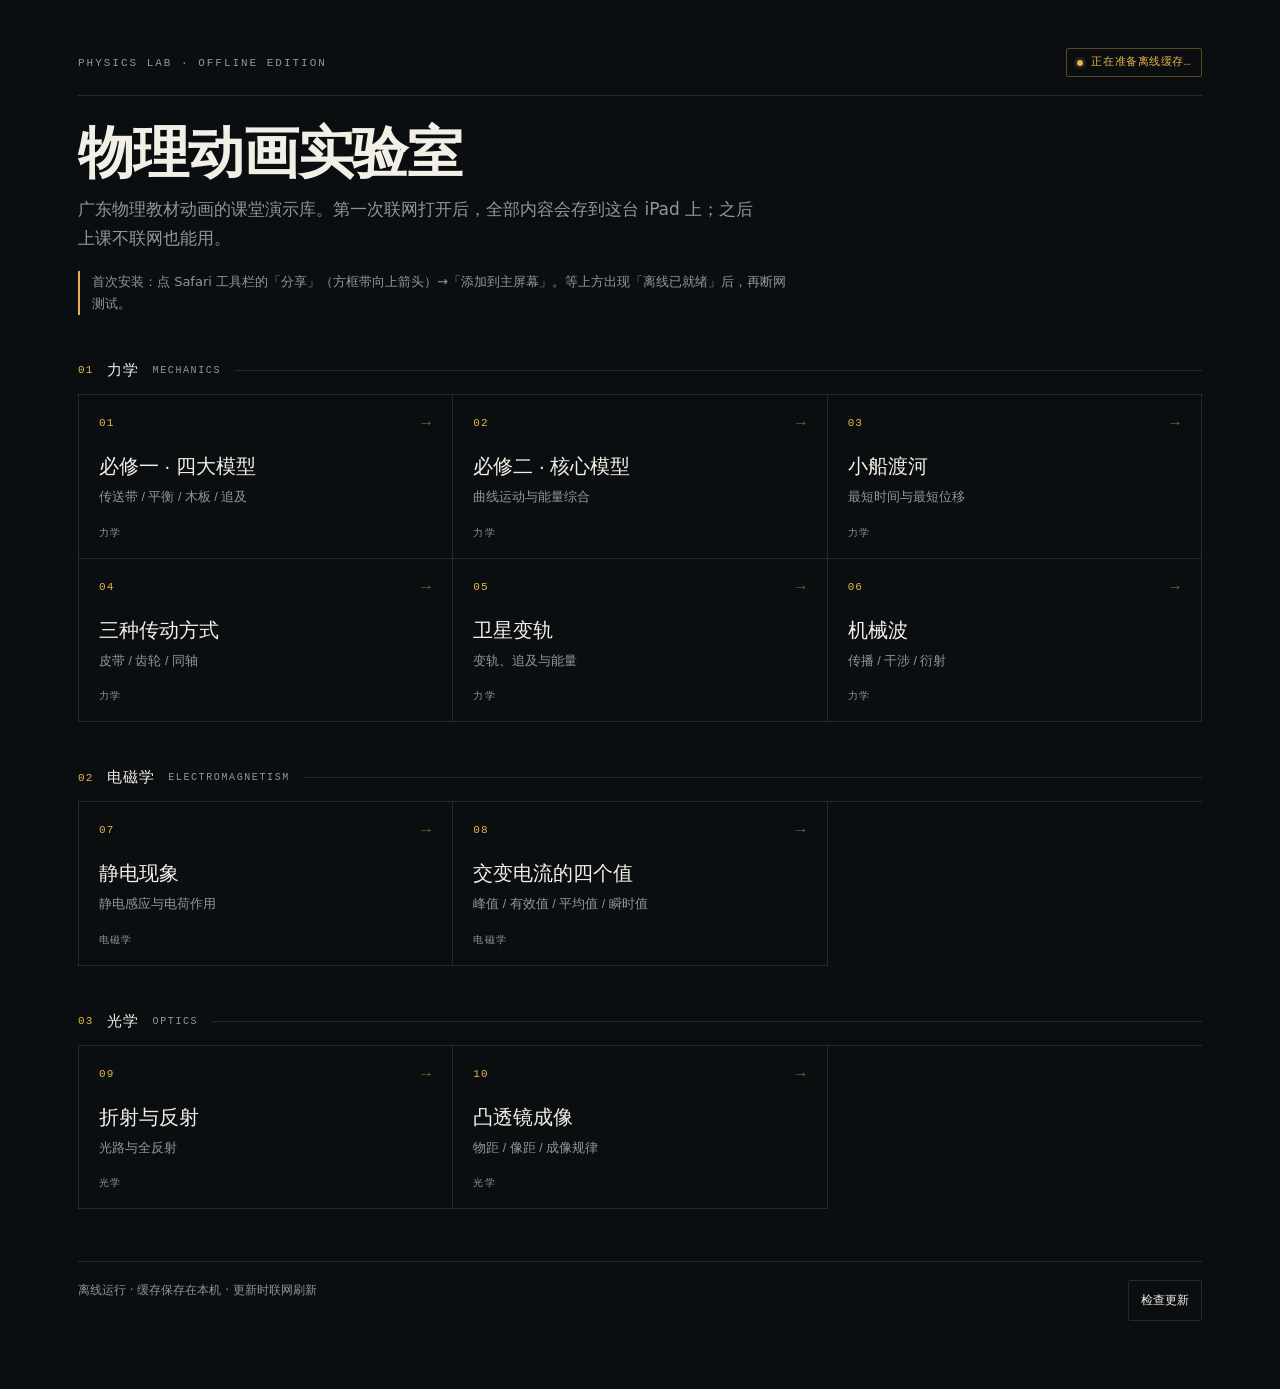
<file: index.html>
<!doctype html>
<html lang="zh-CN">
<head>
  <meta charset="UTF-8" />
  <meta name="viewport" content="width=device-width, initial-scale=1, viewport-fit=cover" />
  <title>物理动画实验室 · 离线版</title>
  <meta name="description" content="广东物理教材动画的离线演示库，装在 iPad 上，断网也能用。" />
  <meta name="theme-color" content="#0b0e10" />
  <meta name="apple-mobile-web-app-capable" content="yes" />
  <meta name="mobile-web-app-capable" content="yes" />
  <meta name="apple-mobile-web-app-status-bar-style" content="black-translucent" />
  <meta name="apple-mobile-web-app-title" content="物理动画" />
  <link rel="manifest" href="./manifest.json" />
  <link rel="apple-touch-icon" href="./icons/icon-180.png" />
  <link rel="icon" href="./icons/icon-192.png" />
  <style>
    :root{
      --bg:#0b0e10; --panel:#111619; --panel-2:#161d21;
      --ink:#f2efe6; --muted:#8d979d; --line:rgba(242,239,230,.12);
      --amber:#e6b34a; --teal:#6fb3a8;
      --sans:"PingFang SC","Hiragino Sans GB","Microsoft YaHei",system-ui,-apple-system,sans-serif;
      --mono:"SFMono-Regular",Menlo,Consolas,monospace;
    }
    *{box-sizing:border-box}
    html,body{margin:0;background:var(--bg);color:var(--ink);font-family:var(--sans);}
    body{min-height:100dvh;-webkit-text-size-adjust:100%;-webkit-tap-highlight-color:transparent;}
    body.viewing{overflow:hidden;}
    .shell{max-width:1180px;margin:0 auto;padding:48px 28px 64px;}
    .hero-top{display:flex;justify-content:space-between;align-items:center;gap:16px;flex-wrap:wrap;padding-bottom:18px;border-bottom:1px solid var(--line);}
    .eyebrow{font-family:var(--mono);font-size:11px;letter-spacing:.18em;color:var(--muted);}
    .status{font-family:var(--mono);font-size:11px;letter-spacing:.05em;color:var(--amber);border:1px solid rgba(230,179,74,.35);padding:7px 10px;border-radius:2px;display:inline-flex;align-items:center;gap:8px;line-height:1.2;}
    .status::before{content:"";width:6px;height:6px;border-radius:50%;background:var(--amber);box-shadow:0 0 0 3px rgba(230,179,74,.12);flex:none;}
    .status.ready{color:var(--teal);border-color:rgba(111,179,168,.35);}
    .status.ready::before{background:var(--teal);box-shadow:0 0 0 3px rgba(111,179,168,.12);}
    .status.warn{color:#e09a8a;border-color:rgba(224,154,138,.35);}
    .status.warn::before{background:#e09a8a;box-shadow:0 0 0 3px rgba(224,154,138,.12);}
    h1{font-size:clamp(34px,5vw,56px);line-height:1.05;letter-spacing:-.02em;font-weight:600;margin:28px 0 12px;}
    .lede{color:var(--muted);font-size:clamp(14px,1.6vw,17px);line-height:1.7;max-width:680px;margin:0;}
    .hint{margin-top:18px;font-size:13px;color:var(--muted);border-left:2px solid var(--amber);padding-left:12px;line-height:1.7;max-width:720px;}
    .hint b{color:var(--ink);font-weight:500;}
    section.cat{margin-top:46px;}
    .cat-head{display:flex;align-items:center;gap:14px;margin-bottom:14px;}
    .cat-head .num{font-family:var(--mono);font-size:11px;color:var(--amber);letter-spacing:.1em;}
    .cat-head h2{font-size:15px;font-weight:500;margin:0;letter-spacing:.04em;}
    .cat-head .en{font-family:var(--mono);font-size:10px;color:var(--muted);letter-spacing:.16em;}
    .cat-head .rule{flex:1;height:1px;background:var(--line);}
    .grid{display:grid;grid-template-columns:repeat(3,minmax(0,1fr));gap:0;background:var(--bg);border-top:1px solid var(--line);border-left:1px solid var(--line);}
    .card{appearance:none;text-align:left;background:var(--bg);border:0;border-right:1px solid var(--line);border-bottom:1px solid var(--line);color:var(--ink);padding:22px 20px 18px;min-height:162px;display:flex;flex-direction:column;cursor:pointer;transition:background .18s ease;position:relative;}
    .card:hover{background:var(--panel);}
    .card:active{background:var(--panel-2);}
    .card::after{content:"→";position:absolute;right:18px;top:19px;color:var(--amber);font-size:16px;opacity:.5;transition:opacity .18s ease,transform .18s ease;}
    .card:hover::after{opacity:1;transform:translateX(3px);}
    .card .idx{font-family:var(--mono);font-size:11px;color:var(--amber);letter-spacing:.1em;}
    .card h3{font-size:20px;line-height:1.3;font-weight:500;margin:24px 0 8px;}
    .card p{font-size:12.5px;line-height:1.65;color:var(--muted);margin:0;}
    .card .tag{margin-top:auto;padding-top:18px;font-family:var(--mono);font-size:10px;letter-spacing:.12em;color:var(--muted);}
    .empty{color:var(--muted);font-size:14px;line-height:1.8;padding:24px 0;}
    footer{margin-top:52px;padding-top:18px;border-top:1px solid var(--line);display:flex;justify-content:space-between;gap:16px;flex-wrap:wrap;color:var(--muted);font-size:12px;line-height:1.7;}
    .btn{appearance:none;background:transparent;border:1px solid var(--line);color:var(--ink);padding:9px 12px;border-radius:2px;font:inherit;font-size:12px;cursor:pointer;min-height:38px;}
    .btn:active{background:var(--panel);}
    #viewer{position:fixed;inset:0;z-index:50;background:var(--bg);display:flex;flex-direction:column;}
    #viewer[hidden]{display:none;}
    .viewer-bar{display:flex;align-items:center;gap:12px;padding:calc(env(safe-area-inset-top) + 8px) 12px 8px;border-bottom:1px solid var(--line);background:var(--bg);flex:none;}
    #back{appearance:none;border:1px solid var(--line);background:var(--panel);color:var(--ink);font:inherit;font-size:14px;padding:8px 14px;border-radius:2px;min-height:40px;cursor:pointer;flex:none;}
    #back:active{background:var(--panel-2);}
    #viewer-title{font-size:13px;color:var(--muted);white-space:nowrap;overflow:hidden;text-overflow:ellipsis;}
    #stage{flex:1;width:100%;border:0;background:#0b0e10;min-height:0;}
    @media (max-width:900px){.grid{grid-template-columns:repeat(2,minmax(0,1fr));}}
    @media (max-width:620px){.shell{padding:28px 16px 44px}.grid{grid-template-columns:1fr}.card{min-height:auto}h1{margin-top:22px}section.cat{margin-top:34px}}
    @media (prefers-reduced-motion:reduce){*{transition:none!important}}
  </style>
</head>
<body>
  <div class="shell">
    <div class="hero-top">
      <span class="eyebrow">PHYSICS LAB · OFFLINE EDITION</span>
      <span id="status" class="status">正在准备离线缓存…</span>
    </div>
    <h1>物理动画实验室</h1>
    <p class="lede">广东物理教材动画的课堂演示库。第一次联网打开后，全部内容会存到这台 iPad 上；之后上课不联网也能用。</p>
    <p class="hint" id="install-hint">首次安装：点 Safari 工具栏的「分享」（方框带向上箭头）→「添加到主屏幕」。等上方出现「离线已就绪」后，再断网测试。</p>
    <main id="grid"><p class="empty">正在载入目录…</p></main>
    <footer>
      <span>离线运行 · 缓存保存在本机 · 更新时联网刷新</span>
      <button class="btn" id="refresh" type="button">检查更新</button>
    </footer>
  </div>

  <div id="viewer" hidden>
    <div class="viewer-bar">
      <button id="back" type="button">‹ 目录</button>
      <span id="viewer-title"></span>
    </div>
    <iframe id="stage" title="物理动画" allow="autoplay; fullscreen; clipboard-write" referrerpolicy="no-referrer"></iframe>
  </div>

  <script src="./app.js"></script>
</body>
</html>
</file>
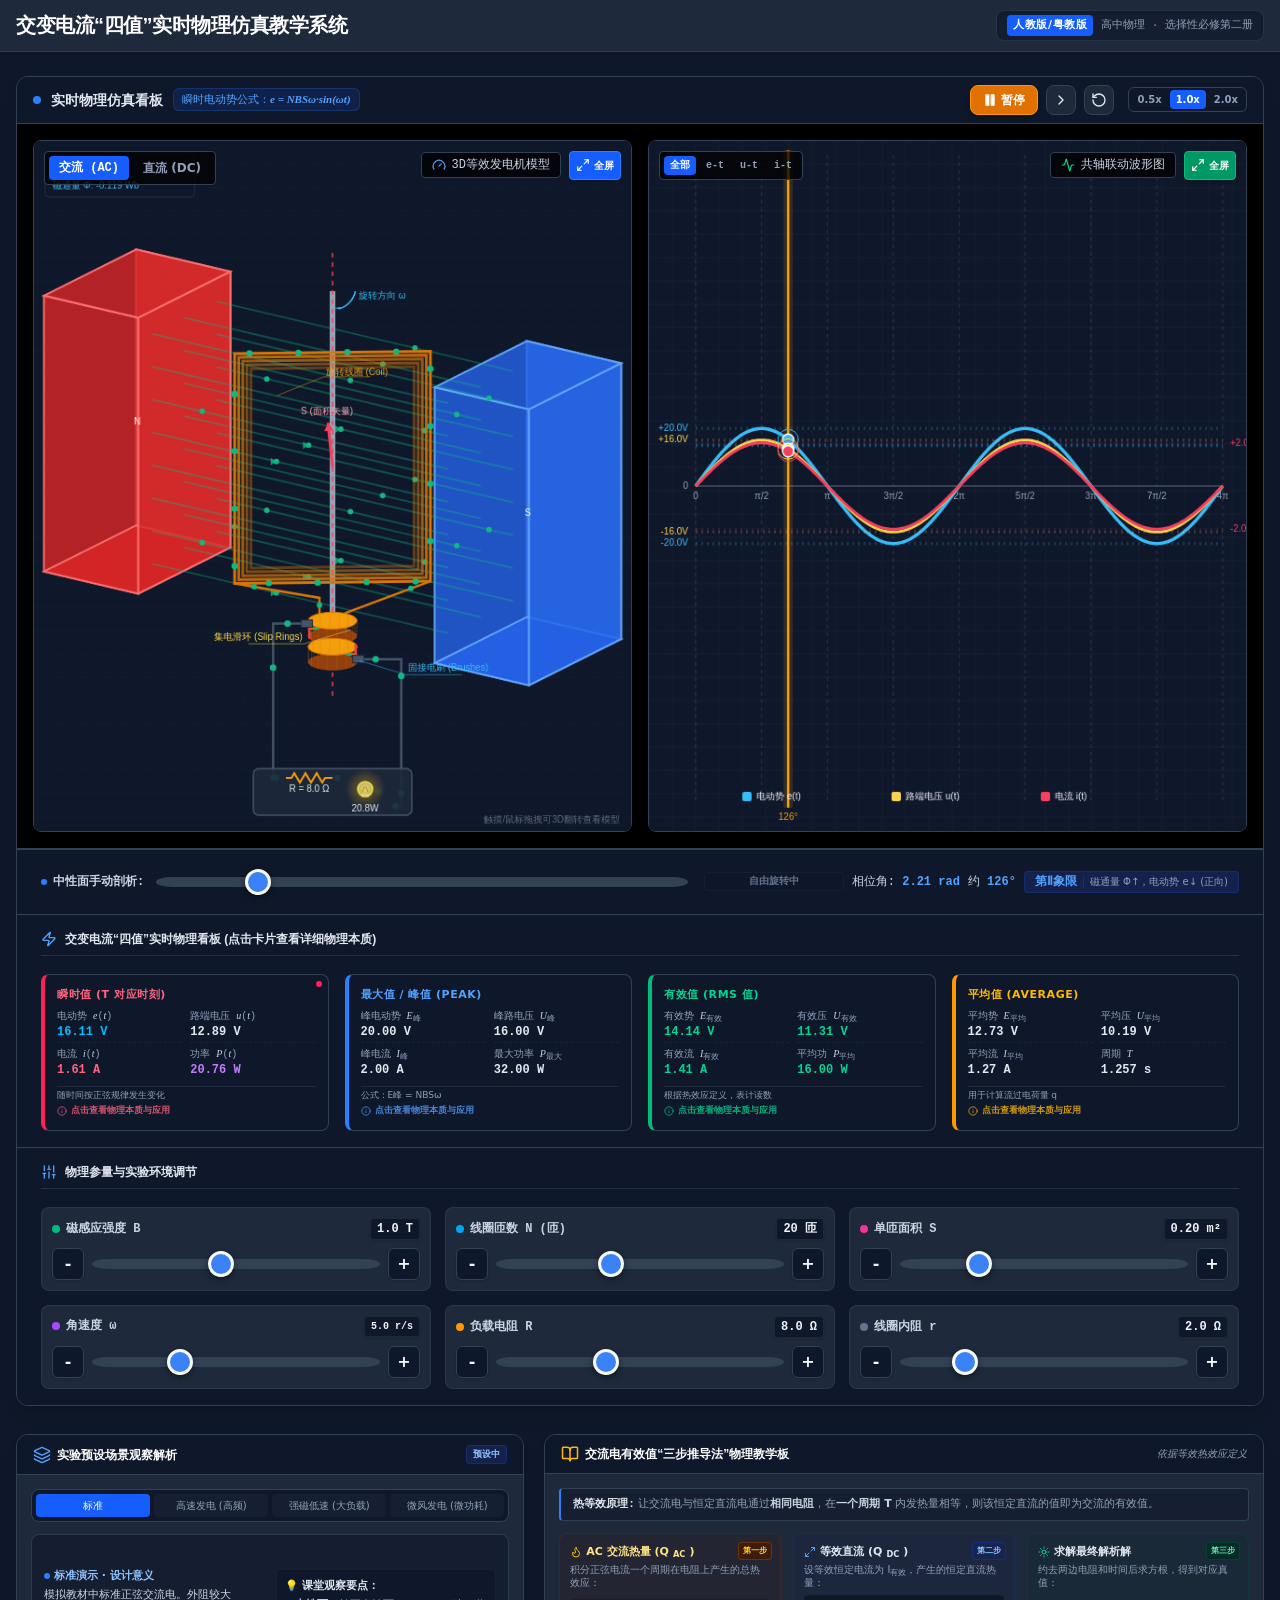
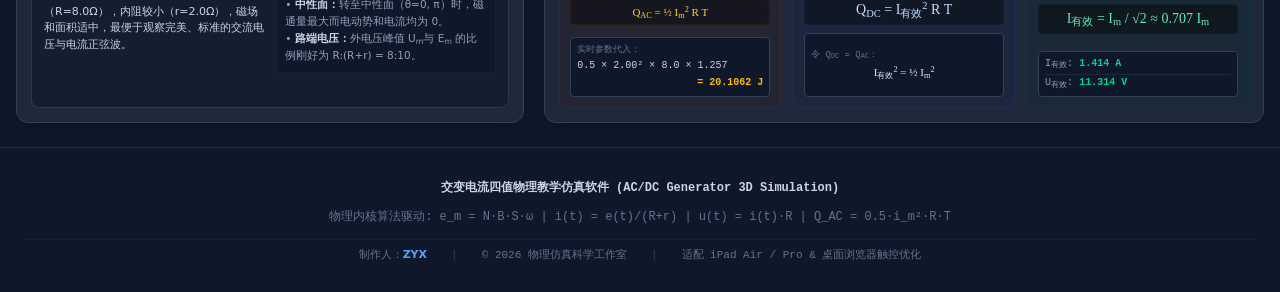
<file: animations/alternating-current/index.html>
<!doctype html>
<html lang="en">
  <head>
    <meta charset="UTF-8" />
    <meta name="viewport" content="width=device-width, initial-scale=1.0, maximum-scale=1.0, user-scalable=no, viewport-fit=cover" />
    <title>交变电流四值仿真教学网页 (iPad 优化版)</title>
    <script type="module" crossorigin src="assets/index-BCfvRe4M.js"></script>
    <link rel="stylesheet" crossorigin href="assets/index-CqWZUbDO.css">
  </head>
  <body>
    <div id="root"></div>
  </body>
</html>
</file>
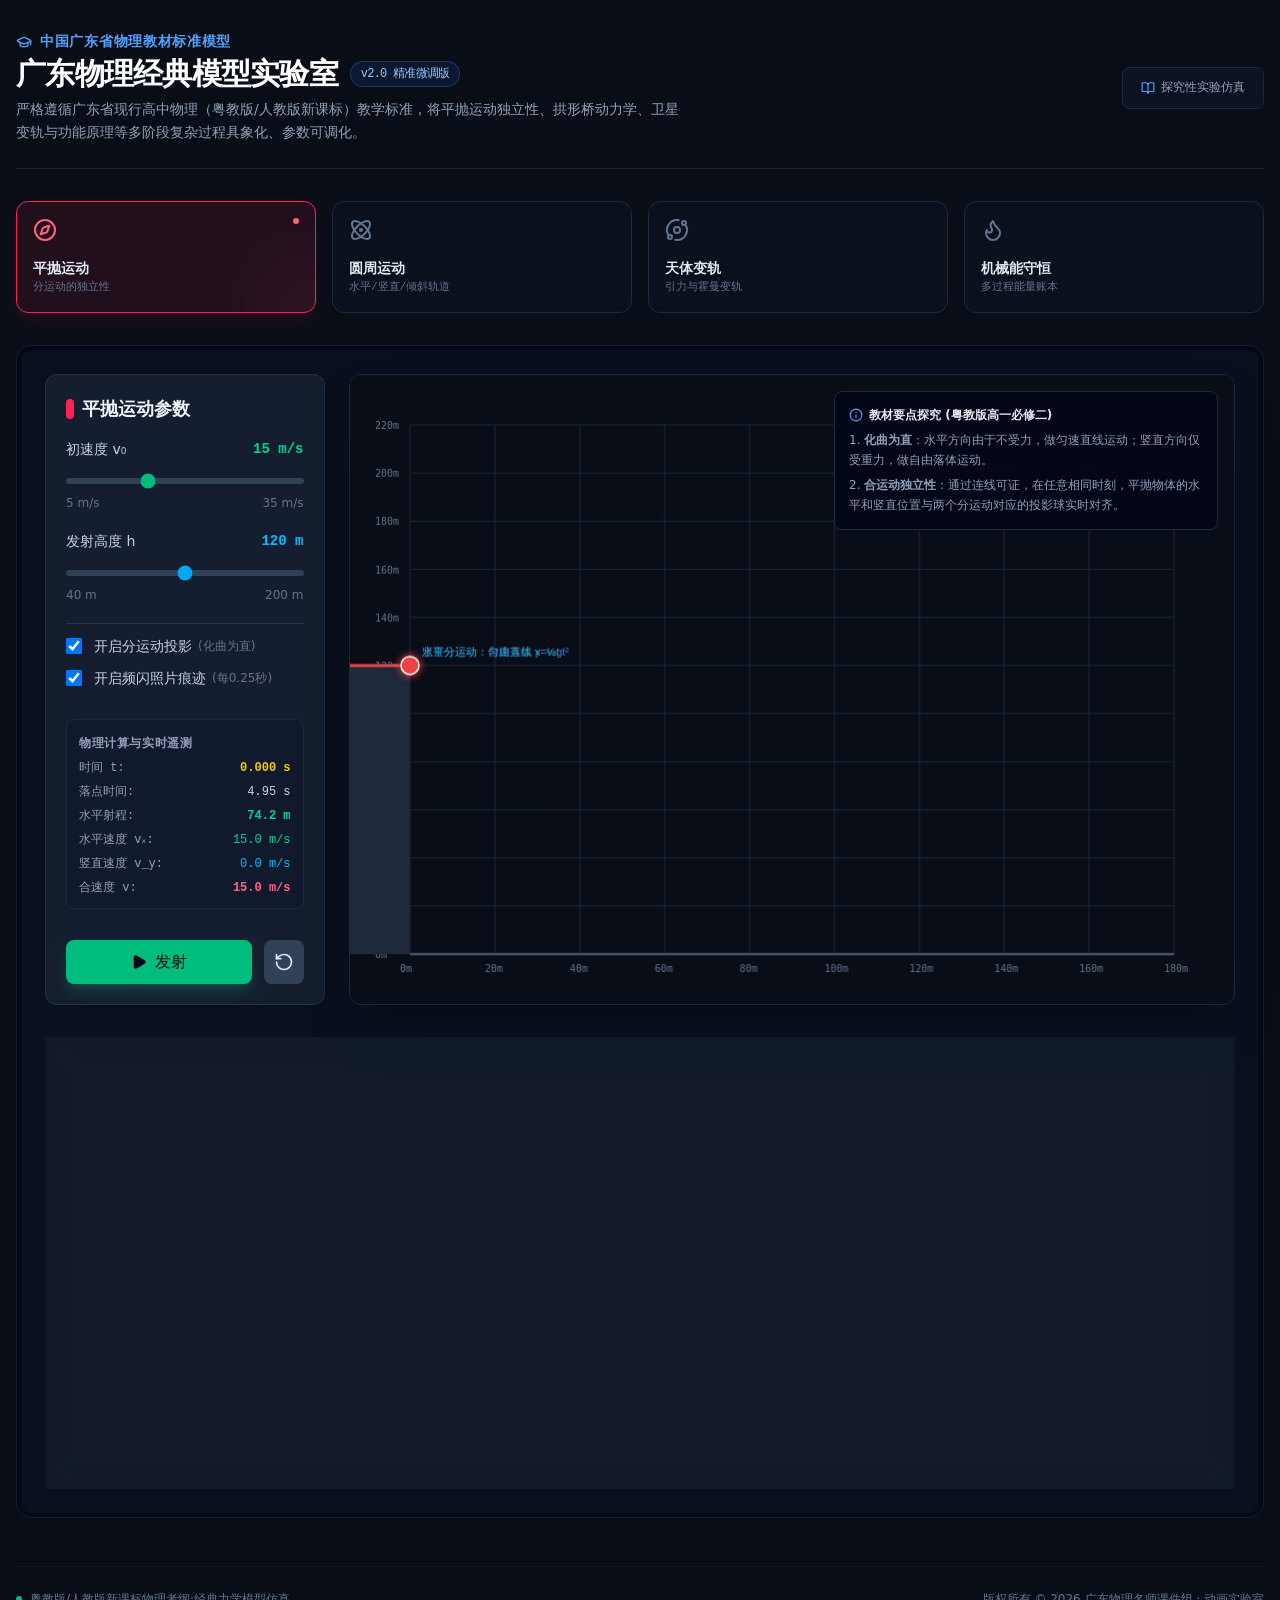
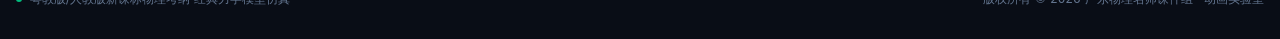
<file: animations/bi-xiu-2/index.html>
<!doctype html>
<html lang="en">
  <head>
    <meta charset="UTF-8" />
    <meta name="viewport" content="width=device-width, initial-scale=1.0" />
    <title>My Google AI Studio App</title>
    <script type="module" crossorigin src="assets/index-S31XGB8N.js"></script>
    <link rel="stylesheet" crossorigin href="assets/index-BcvmVgDz.css">
  </head>
  <body>
    <div id="root"></div>
  </body>
</html>
</file>
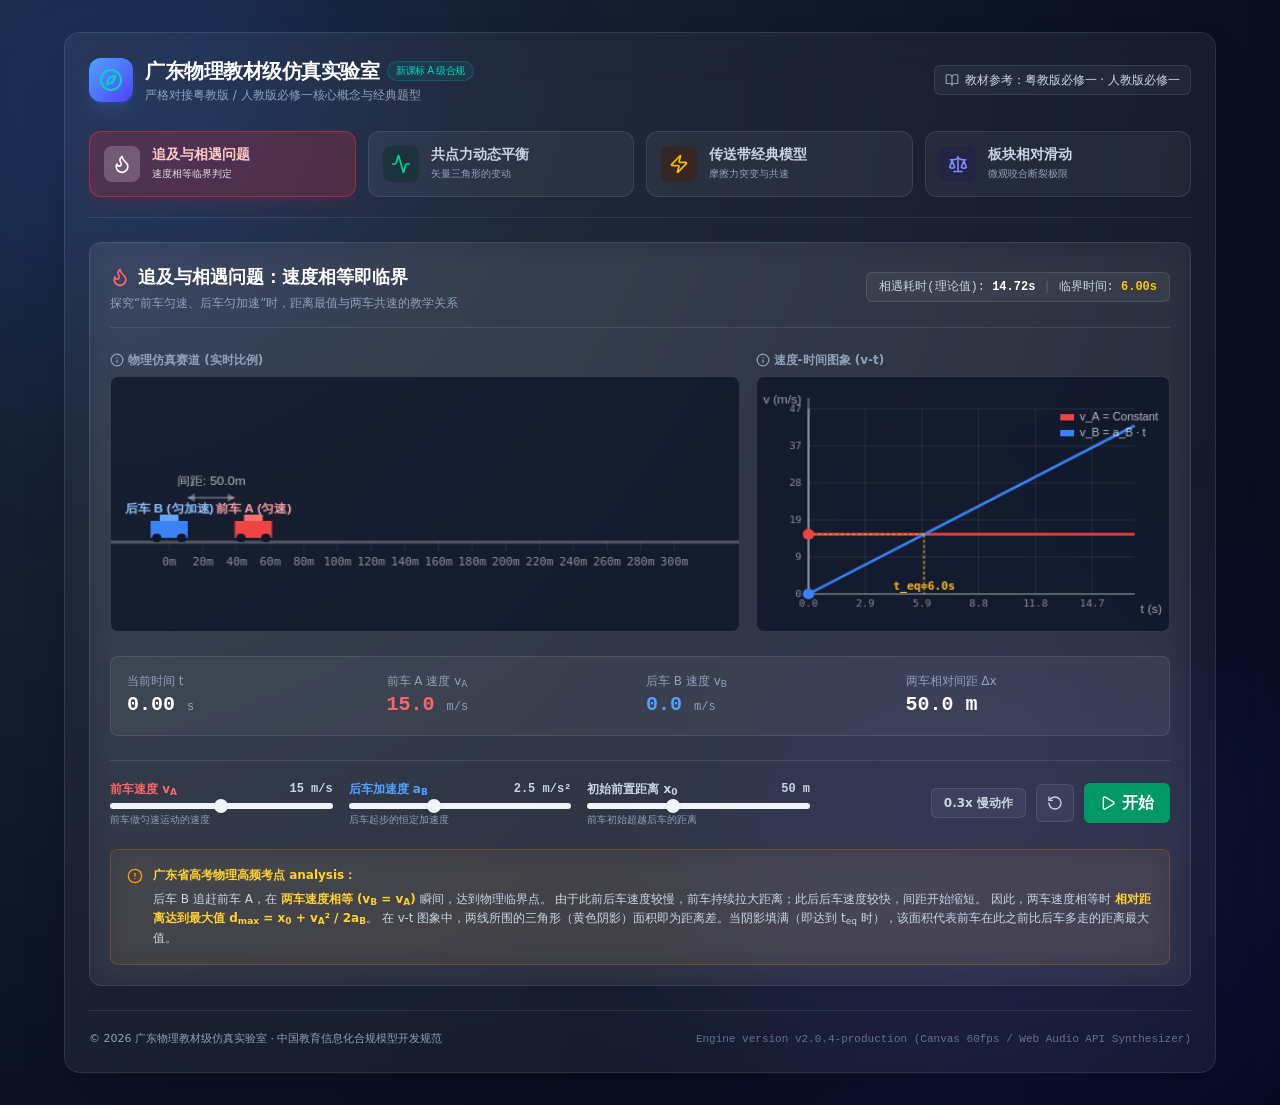
<file: animations/bi-xiu-yi/index.html>
<!doctype html>
<html lang="en">
  <head>
    <meta charset="UTF-8" />
    <meta name="viewport" content="width=device-width, initial-scale=1.0" />
    <title>广东物理教材级仿真实验室</title>
    <script type="module" crossorigin src="assets/index-BlPh6St9.js"></script>
    <link rel="stylesheet" crossorigin href="assets/index-ewgZyDyY.css">
  </head>
  <body>
    <div id="root"></div>
  </body>
</html>
</file>
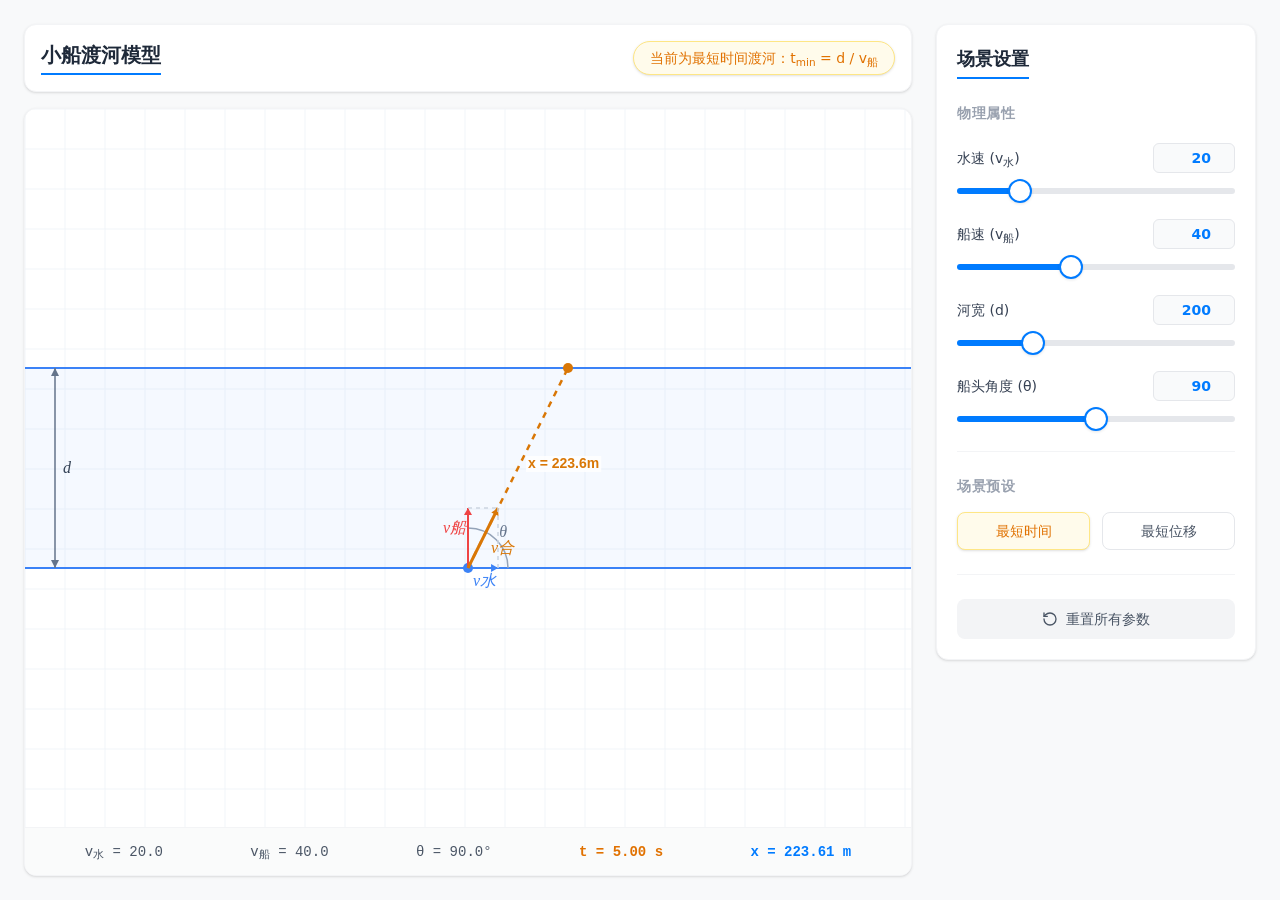
<file: animations/boat-crossing-river/index.html>
<!doctype html>
<html lang="en">
  <head>
    <meta charset="UTF-8" />
    <meta name="viewport" content="width=device-width, initial-scale=1.0" />
    <title>My Google AI Studio App</title>
    <script type="module" crossorigin src="assets/index-BGv7aqlU.js"></script>
    <link rel="stylesheet" crossorigin href="assets/index-CiDlnlD3.css">
  </head>
  <body>
    <div id="root"></div>
  </body>
</html>
</file>
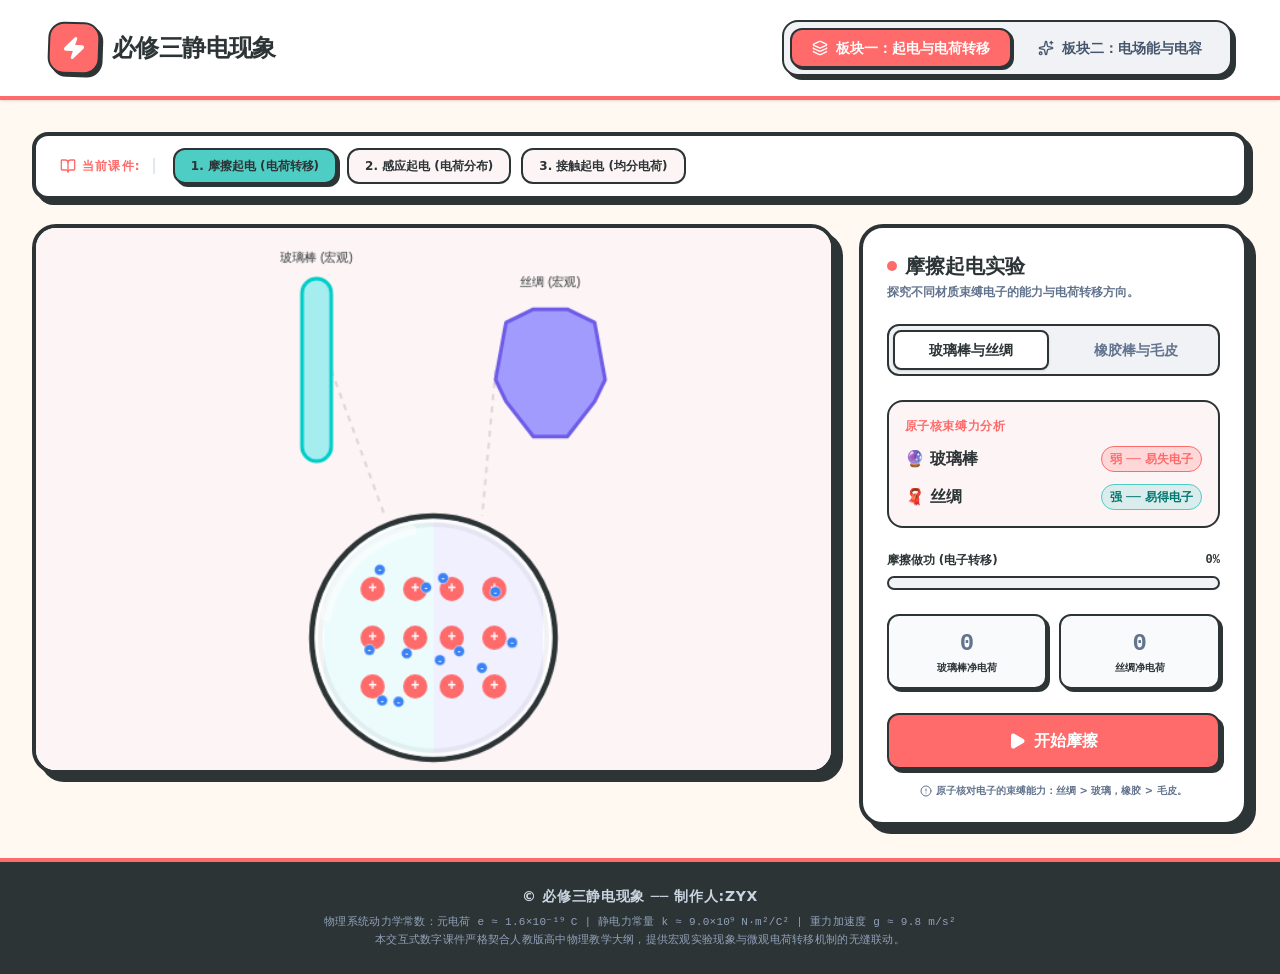
<file: animations/jing-dian-xian-xiang/index.html>
<!doctype html>
<html lang="en">
  <head>
    <meta charset="UTF-8" />
    <meta name="viewport" content="width=device-width, initial-scale=1.0" />
    <title>My Google AI Studio App</title>
    <script type="module" crossorigin src="assets/index-77I74zAj.js"></script>
    <link rel="stylesheet" crossorigin href="assets/index-B3j-Qc1q.css">
  </head>
  <body>
    <div id="root"></div>
  </body>
</html>
</file>
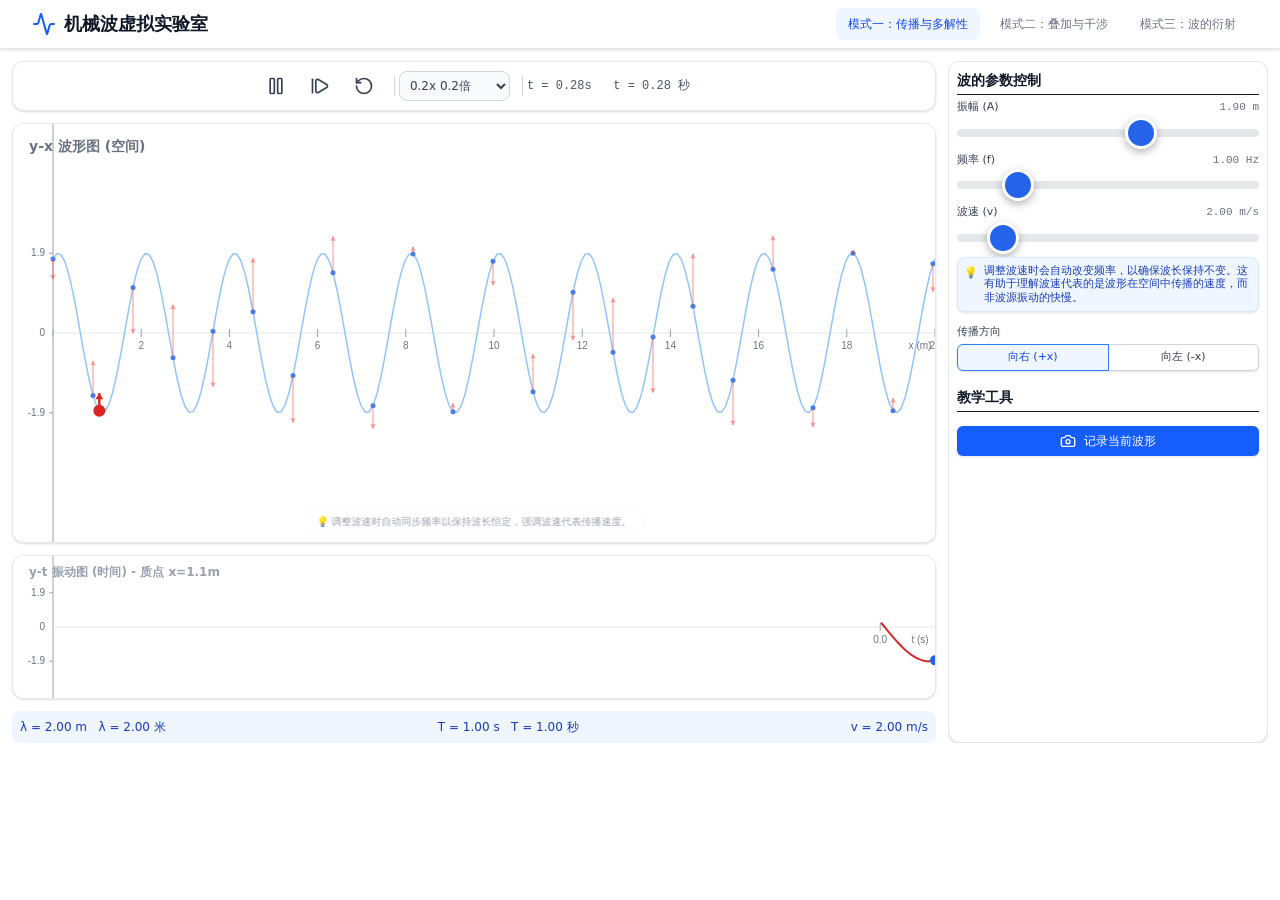
<file: animations/mechanical-waves/index.html>
<!doctype html>
<html lang="en">
  <head>
    <meta charset="UTF-8" />
    <meta name="viewport" content="width=device-width, initial-scale=1.0" />
    <title>My Google AI Studio App</title>
    <script type="module" crossorigin src="assets/index-BJFgGPeG.js"></script>
    <link rel="stylesheet" crossorigin href="assets/index-CGPVCitU.css">
  </head>
  <body>
    <div id="root"></div>
  </body>
</html>
</file>
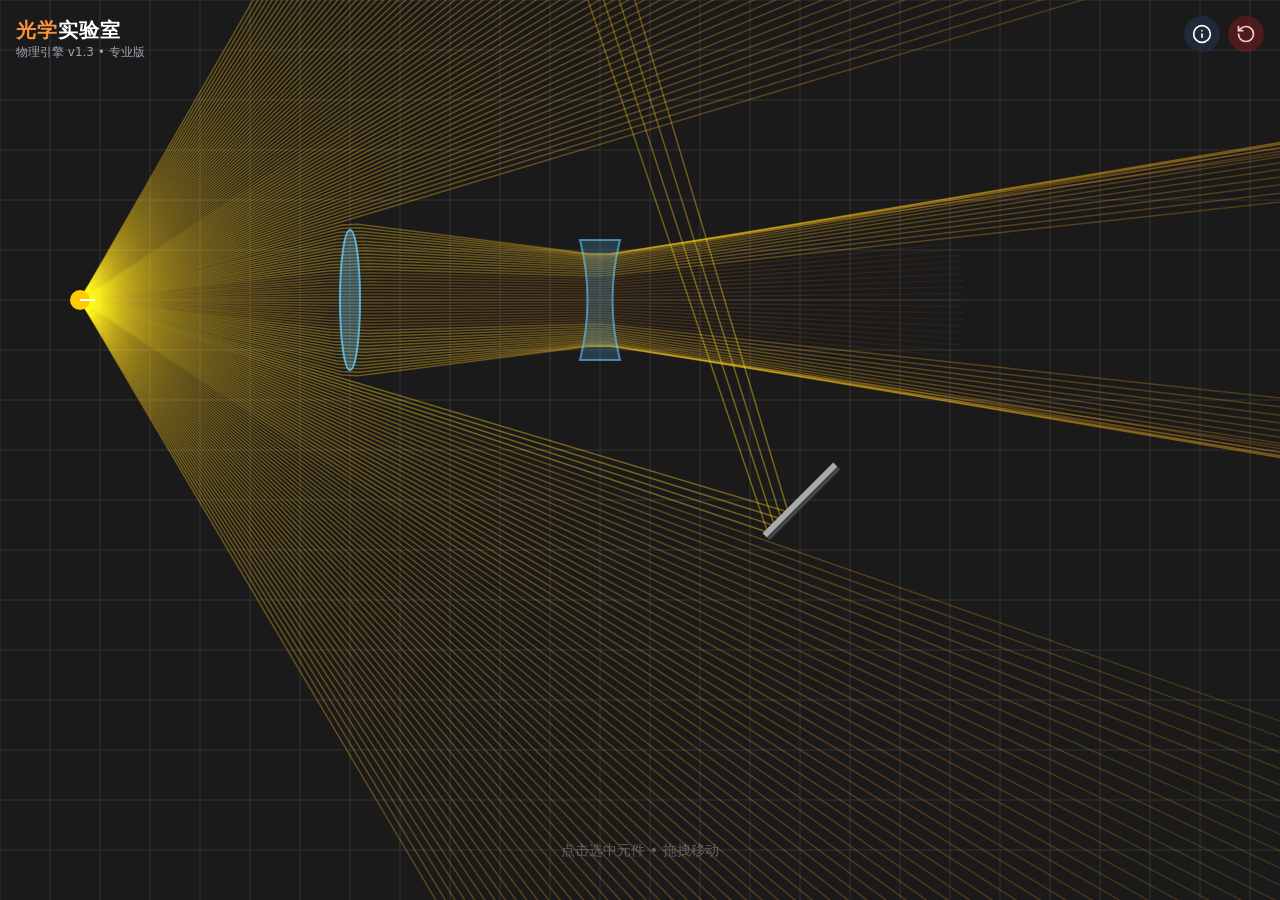
<file: animations/refraction-and-reflection/index.html>
<!DOCTYPE html>
<html lang="zh-CN">
  <head>
    <meta charset="utf-8" />
    <meta name="viewport" content="width=device-width, initial-scale=1.0, maximum-scale=1.0, user-scalable=no, viewport-fit=cover" />
    <meta name="theme-color" content="#1a1a1a" />
    <meta name="apple-mobile-web-app-capable" content="yes" />
    <meta name="apple-mobile-web-app-status-bar-style" content="black-translucent" />
    <meta name="apple-mobile-web-app-title" content="光学实验室" />
    <title>光学实验室 Pro</title>
    
    <!-- PWA Manifest -->
    <link rel="manifest" href="/manifest.json" />
    
    <!-- iOS Touch Icon -->
    <link rel="apple-touch-icon" href="data:image/svg+xml,%3Csvg xmlns='http://www.w3.org/2000/svg' viewBox='0 0 24 24' fill='none' stroke='%23f97316' stroke-width='2' stroke-linecap='round' stroke-linejoin='round'%3E%3Ccircle cx='12' cy='12' r='10'/%3E%3Cpath d='M12 2a15.3 15.3 0 0 1 4 10 15.3 15.3 0 0 1-4 10 15.3 15.3 0 0 1-4 10 15.3 15.3 0 0 1 4-10z'/%3E%3Cpath d='M2 12h20'/%3E%3C/svg%3E" />
    
    <!-- Using Tailwind CDN (Cached via SW) -->
    <script src="./tailwind.js"></script>
    
    <script>
      // Register Service Worker
      if ('serviceWorker' in navigator) {
        window.addEventListener('load', () => {
          navigator.serviceWorker.register('/sw.js').then(reg => {
             console.log('SW registered:', reg.scope);
          }).catch(err => {
            console.log('SW registration failed: ', err);
          });
        });
      }
    </script>
    <style>
      body {
        overscroll-behavior-y: none;
        touch-action: none;
        background-color: #1a1a1a;
        -webkit-user-select: none; 
        user-select: none;
      }
      /* Custom Range Slider Styling */
      input[type=range] {
        -webkit-appearance: none;
        background: transparent;
        /* FIX: 'none' ensures browser doesn't try to scroll page when dragging slider */
        touch-action: none; 
        height: 40px; /* Larger hit area */
        cursor: pointer;
      }
      input[type=range]::-webkit-slider-thumb {
        -webkit-appearance: none;
        height: 28px; /* Even larger thumb for iPad fingers */
        width: 28px; 
        border-radius: 50%;
        background: #f97316;
        margin-top: -12px; /* (28 - 4) / 2 = 12 */
        box-shadow: 0 0 15px rgba(249, 115, 22, 0.6);
        border: 2px solid #fff; /* White border for better visibility on dark bg */
      }
      input[type=range]::-webkit-slider-runnable-track {
        width: 100%;
        height: 4px;
        background: #4b5563;
        border-radius: 2px;
      }
    </style>

  <script type="importmap">
{
  "imports": {
    "react": "https://esm.sh/react@^19.2.4",
    "react-dom/": "https://esm.sh/react-dom@^19.2.4/",
    "react/": "https://esm.sh/react@^19.2.4/",
    "lucide-react": "https://esm.sh/lucide-react@^0.563.0",
    "vite": "https://esm.sh/vite@^7.3.1",
    "@vitejs/plugin-react": "https://esm.sh/@vitejs/plugin-react@^5.1.2"
  }
}
</script>
  <script type="module" crossorigin src="assets/index-Captokow.js"></script>
</head>
  <body>
    <div id="root"></div>
  </body>
</html>
</file>
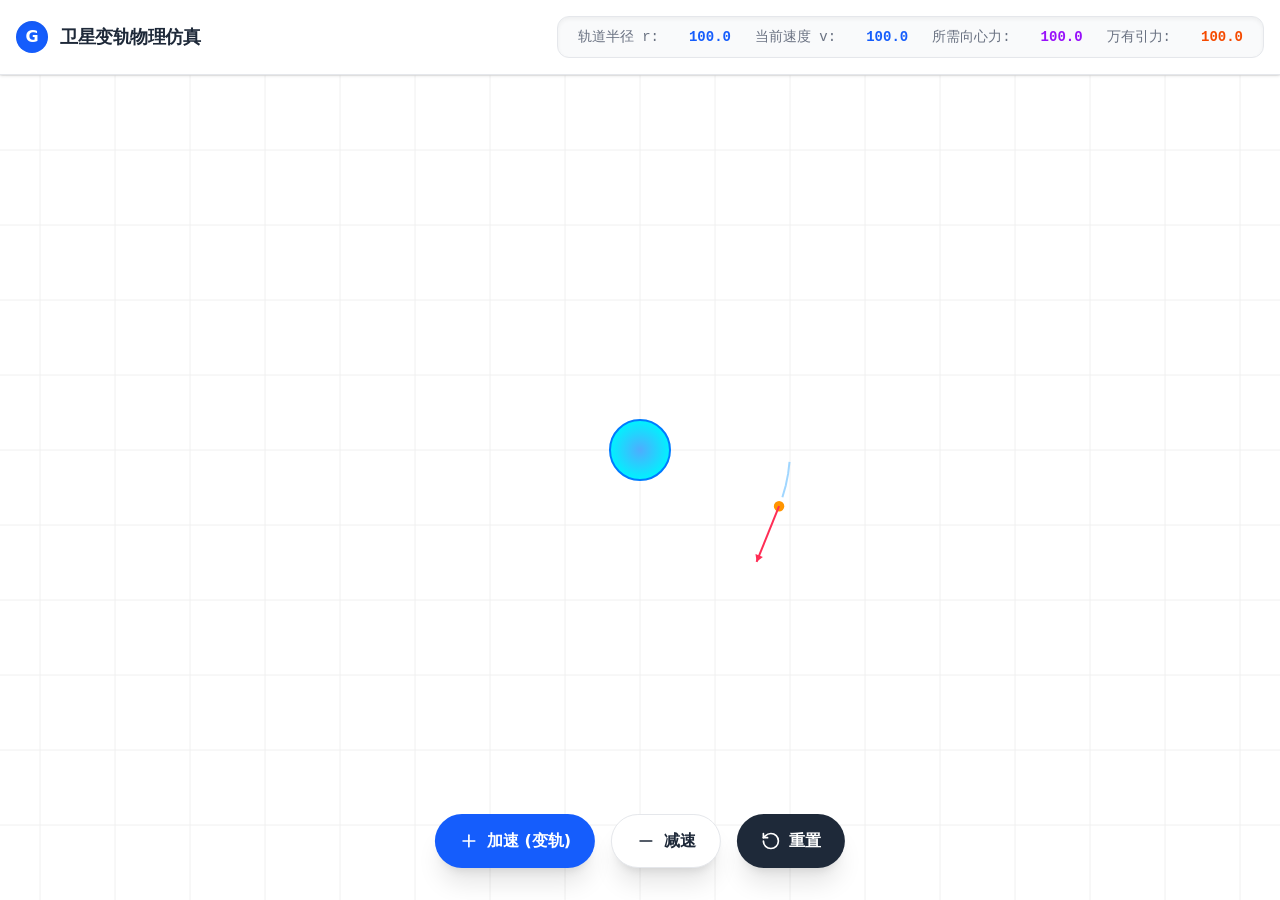
<file: animations/satellite-orbit-change/index.html>
<!doctype html>
<html lang="en">
  <head>
    <meta charset="UTF-8" />
    <meta name="viewport" content="width=device-width, initial-scale=1.0" />
    <title>My Google AI Studio App</title>
    <script type="module" crossorigin src="assets/index-CEx6C3tr.js"></script>
    <link rel="stylesheet" crossorigin href="assets/index-z7ojaS0_.css">
  </head>
  <body>
    <div id="root"></div>
  </body>
</html>
</file>
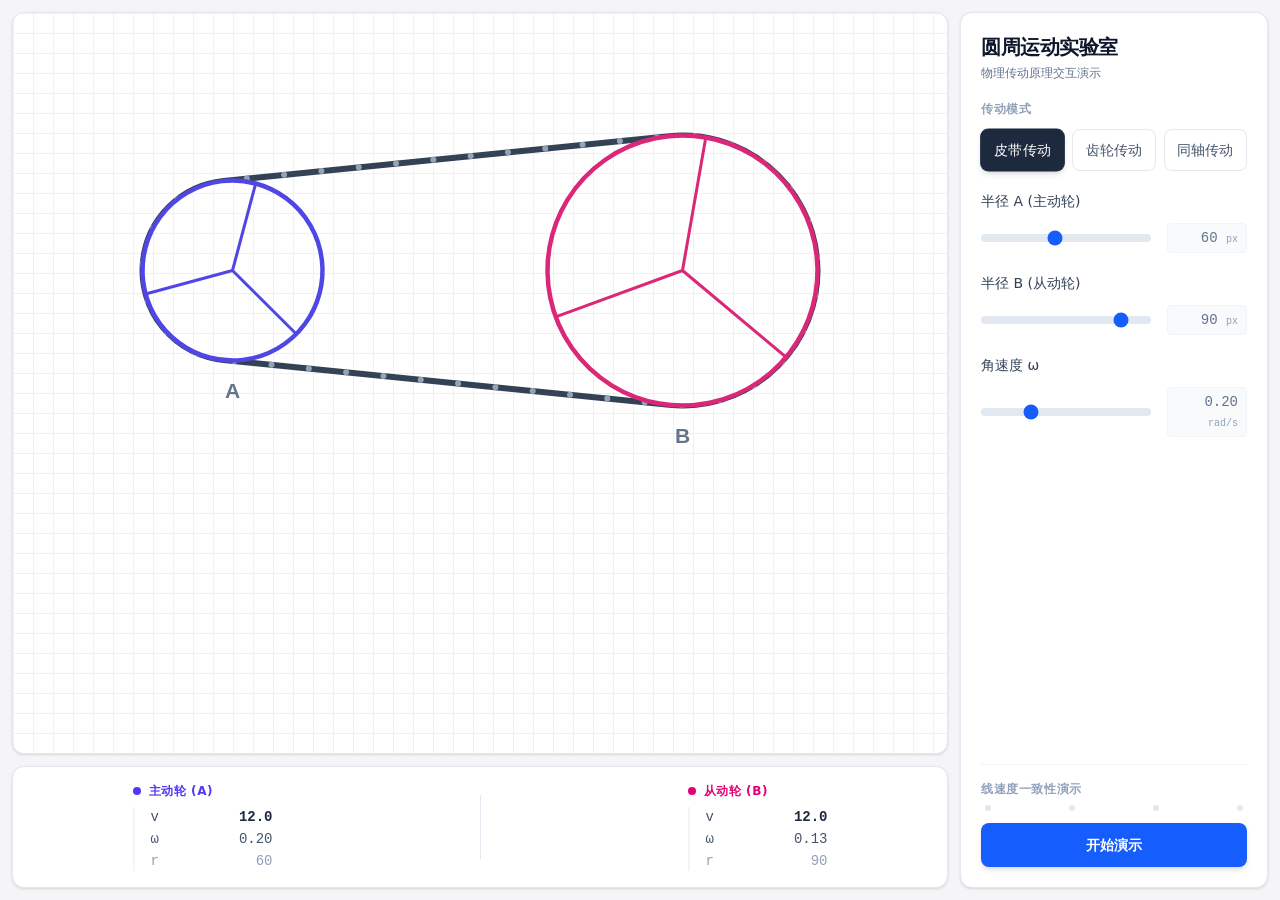
<file: animations/three-transmission-modes/index.html>
<!doctype html>
<html lang="en">
  <head>
    <meta charset="UTF-8" />
    <meta name="viewport" content="width=device-width, initial-scale=1.0" />
    <title>My Google AI Studio App</title>
    <script type="module" crossorigin src="assets/index-CWWtbH4l.js"></script>
    <link rel="stylesheet" crossorigin href="assets/index-2mfjrMZv.css">
  </head>
  <body>
    <div id="root"></div>
  </body>
</html>
</file>
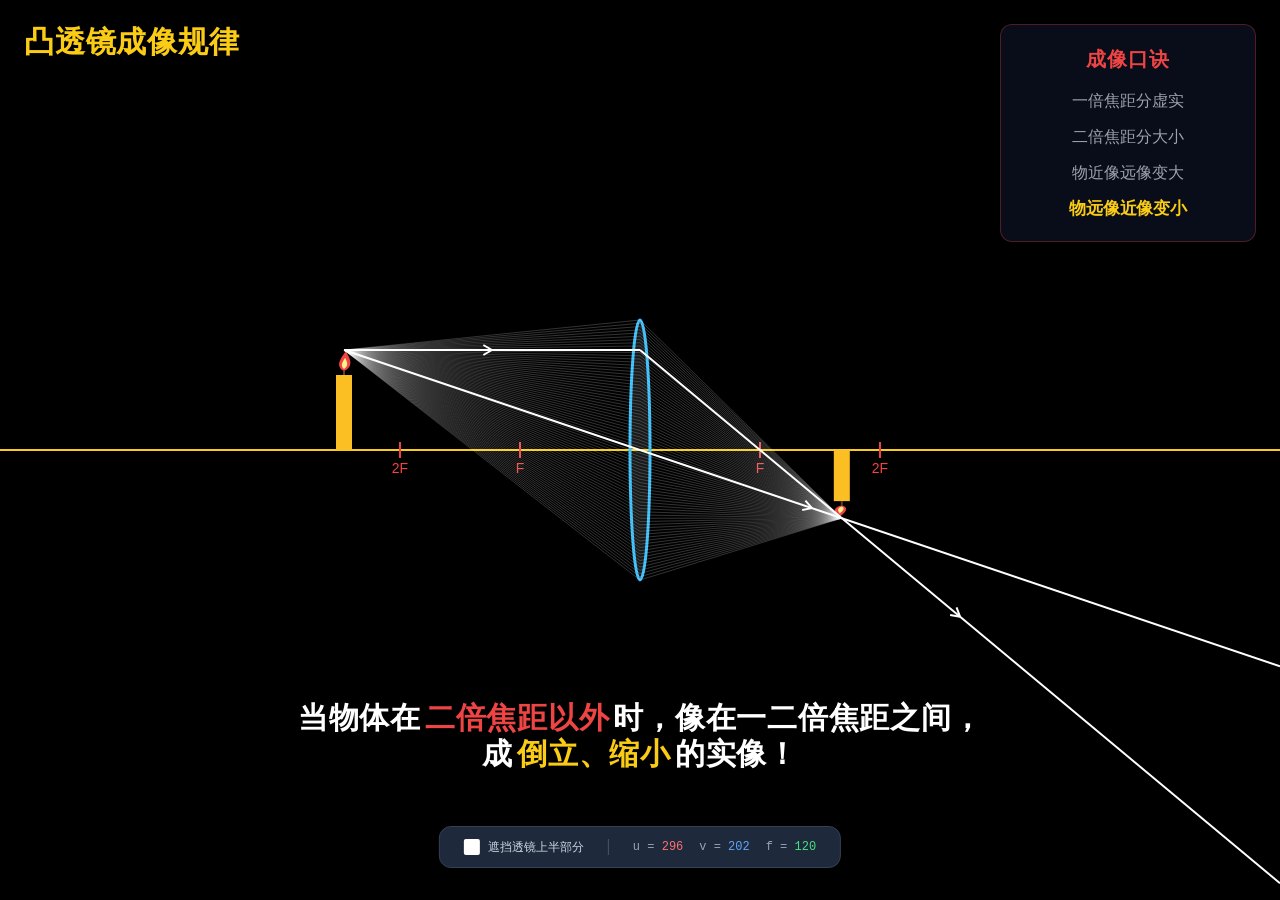
<file: animations/tu-tou-jing-cheng-xiang/index.html>
<!DOCTYPE html>
<html lang="en">
  <head>
    <meta charset="UTF-8" />
    <meta name="viewport" content="width=device-width, initial-scale=1.0" />
    <title>Optics Lab: Convex Lens</title>
    <script src="./tailwind.js"></script>
    <style>
      body { margin: 0; padding: 0; overflow: hidden; background-color: #0f172a; }
      canvas { touch-action: none; }
    </style>

  <script type="importmap">
{
  "imports": {
    "react": "https://esm.sh/react@^19.2.4",
    "react-dom/": "https://esm.sh/react-dom@^19.2.4/",
    "react/": "https://esm.sh/react@^19.2.4/",
    "@vitejs/plugin-react": "https://esm.sh/@vitejs/plugin-react@^5.1.2",
    "vite": "https://esm.sh/vite@^7.3.1"
  }
}
</script>
  <script type="module" crossorigin src="assets/index-BAJBpuIO.js"></script>
</head>
  <body>
    <div id="root"></div>
  </body>
</html>
</file>
<file: animations/alternating-current/assets/index-CqWZUbDO.css>
/*! tailwindcss v4.3.1 | MIT License | https://tailwindcss.com */@layer properties{@supports (((-webkit-hyphens:none)) and (not (margin-trim:inline))) or ((-moz-orient:inline) and (not (color:rgb(from red r g b)))){*,:before,:after,::backdrop{--tw-space-y-reverse:0;--tw-border-style:solid;--tw-gradient-position:initial;--tw-gradient-from:#0000;--tw-gradient-via:#0000;--tw-gradient-to:#0000;--tw-gradient-stops:initial;--tw-gradient-via-stops:initial;--tw-gradient-from-position:0%;--tw-gradient-via-position:50%;--tw-gradient-to-position:100%;--tw-leading:initial;--tw-font-weight:initial;--tw-tracking:initial;--tw-shadow:0 0 #0000;--tw-shadow-color:initial;--tw-shadow-alpha:100%;--tw-inset-shadow:0 0 #0000;--tw-inset-shadow-color:initial;--tw-inset-shadow-alpha:100%;--tw-ring-color:initial;--tw-ring-shadow:0 0 #0000;--tw-inset-ring-color:initial;--tw-inset-ring-shadow:0 0 #0000;--tw-ring-inset:initial;--tw-ring-offset-width:0px;--tw-ring-offset-color:#fff;--tw-ring-offset-shadow:0 0 #0000;--tw-outline-style:solid;--tw-backdrop-blur:initial;--tw-backdrop-brightness:initial;--tw-backdrop-contrast:initial;--tw-backdrop-grayscale:initial;--tw-backdrop-hue-rotate:initial;--tw-backdrop-invert:initial;--tw-backdrop-opacity:initial;--tw-backdrop-saturate:initial;--tw-backdrop-sepia:initial;--tw-duration:initial;--tw-scale-x:1;--tw-scale-y:1;--tw-scale-z:1}}}@layer theme{:root,:host{--font-sans:"Inter", ui-sans-serif, system-ui, sans-serif;--font-serif:ui-serif, Georgia, Cambria, "Times New Roman", Times, serif;--font-mono:"JetBrains Mono", ui-monospace, SFMono-Regular, monospace;--color-amber-200:oklch(92.4% .12 95.746);--color-amber-300:oklch(87.9% .169 91.605);--color-amber-400:oklch(82.8% .189 84.429);--color-amber-500:oklch(76.9% .188 70.08);--color-amber-600:oklch(66.6% .179 58.318);--color-amber-700:oklch(55.5% .163 48.998);--color-amber-800:oklch(47.3% .137 46.201);--color-amber-900:oklch(41.4% .112 45.904);--color-amber-950:oklch(27.9% .077 45.635);--color-emerald-300:oklch(84.5% .143 164.978);--color-emerald-400:oklch(76.5% .177 163.223);--color-emerald-500:oklch(69.6% .17 162.48);--color-emerald-600:oklch(59.6% .145 163.225);--color-emerald-700:oklch(50.8% .118 165.612);--color-emerald-800:oklch(43.2% .095 166.913);--color-emerald-900:oklch(37.8% .077 168.94);--color-emerald-950:oklch(26.2% .051 172.552);--color-sky-400:oklch(74.6% .16 232.661);--color-sky-500:oklch(68.5% .169 237.323);--color-blue-200:oklch(88.2% .059 254.128);--color-blue-300:oklch(80.9% .105 251.813);--color-blue-400:oklch(70.7% .165 254.624);--color-blue-500:oklch(62.3% .214 259.815);--color-blue-600:oklch(54.6% .245 262.881);--color-blue-700:oklch(48.8% .243 264.376);--color-blue-800:oklch(42.4% .199 265.638);--color-blue-900:oklch(37.9% .146 265.522);--color-blue-950:oklch(28.2% .091 267.935);--color-purple-400:oklch(71.4% .203 305.504);--color-purple-500:oklch(62.7% .265 303.9);--color-pink-500:oklch(65.6% .241 354.308);--color-rose-300:oklch(81% .117 11.638);--color-rose-400:oklch(71.2% .194 13.428);--color-rose-500:oklch(64.5% .246 16.439);--color-rose-600:oklch(58.6% .253 17.585);--color-rose-950:oklch(27.1% .105 12.094);--color-slate-100:oklch(96.8% .007 247.896);--color-slate-200:oklch(92.9% .013 255.508);--color-slate-300:oklch(86.9% .022 252.894);--color-slate-400:oklch(70.4% .04 256.788);--color-slate-500:oklch(55.4% .046 257.417);--color-slate-600:oklch(44.6% .043 257.281);--color-slate-700:oklch(37.2% .044 257.287);--color-slate-800:oklch(27.9% .041 260.031);--color-slate-900:oklch(20.8% .042 265.755);--color-black:#000;--color-white:#fff;--spacing:.25rem;--container-lg:32rem;--container-2xl:42rem;--text-xs:.75rem;--text-xs--line-height:calc(1 / .75);--text-sm:.875rem;--text-sm--line-height:calc(1.25 / .875);--text-base:1rem;--text-base--line-height: 1.5 ;--text-lg:1.125rem;--text-lg--line-height:calc(1.75 / 1.125);--text-xl:1.25rem;--text-xl--line-height:calc(1.75 / 1.25);--font-weight-normal:400;--font-weight-medium:500;--font-weight-semibold:600;--font-weight-bold:700;--tracking-tight:-.025em;--tracking-wide:.025em;--tracking-wider:.05em;--leading-tight:1.25;--leading-normal:1.5;--leading-relaxed:1.625;--radius-md:.375rem;--radius-lg:.5rem;--radius-xl:.75rem;--radius-2xl:1rem;--animate-ping:ping 1s cubic-bezier(0, 0, .2, 1) infinite;--animate-pulse:pulse 2s cubic-bezier(.4, 0, .6, 1) infinite;--blur-xs:4px;--blur-sm:8px;--default-transition-duration:.15s;--default-transition-timing-function:cubic-bezier(.4, 0, .2, 1);--default-font-family:var(--font-sans);--default-mono-font-family:var(--font-mono);--font-display:"Space Grotesk", sans-serif}}@layer base{*,:after,:before,::backdrop{box-sizing:border-box;border:0 solid;margin:0;padding:0}::file-selector-button{box-sizing:border-box;border:0 solid;margin:0;padding:0}html,:host{-webkit-text-size-adjust:100%;-moz-tab-size:4;tab-size:4;line-height:1.5;font-family:var(--default-font-family,ui-sans-serif, system-ui, sans-serif, "Apple Color Emoji", "Segoe UI Emoji", "Segoe UI Symbol", "Noto Color Emoji");font-feature-settings:var(--default-font-feature-settings,normal);font-variation-settings:var(--default-font-variation-settings,normal);-webkit-tap-highlight-color:transparent}hr{height:0;color:inherit;border-top-width:1px}abbr:where([title]){-webkit-text-decoration:underline dotted;text-decoration:underline dotted}h1,h2,h3,h4,h5,h6{font-size:inherit;font-weight:inherit}a{color:inherit;-webkit-text-decoration:inherit;text-decoration:inherit}b,strong{font-weight:bolder}code,kbd,samp,pre{font-family:var(--default-mono-font-family,ui-monospace, SFMono-Regular, Menlo, Monaco, Consolas, "Liberation Mono", "Courier New", monospace);font-feature-settings:var(--default-mono-font-feature-settings,normal);font-variation-settings:var(--default-mono-font-variation-settings,normal);font-size:1em}small{font-size:80%}sub,sup{vertical-align:baseline;font-size:75%;line-height:0;position:relative}sub{bottom:-.25em}sup{top:-.5em}table{text-indent:0;border-color:inherit;border-collapse:collapse}:-moz-focusring{outline:auto}progress{vertical-align:baseline}summary{display:list-item}ol,ul,menu{list-style:none}img,svg,video,canvas,audio,iframe,embed,object{vertical-align:middle;display:block}img,video{max-width:100%;height:auto}button,input,select,optgroup,textarea{font:inherit;font-feature-settings:inherit;font-variation-settings:inherit;letter-spacing:inherit;color:inherit;opacity:1;background-color:#0000;border-radius:0}::file-selector-button{font:inherit;font-feature-settings:inherit;font-variation-settings:inherit;letter-spacing:inherit;color:inherit;opacity:1;background-color:#0000;border-radius:0}:where(select:is([multiple],[size])) optgroup{font-weight:bolder}:where(select:is([multiple],[size])) optgroup option{padding-inline-start:20px}::file-selector-button{margin-inline-end:4px}::placeholder{opacity:1}@supports (not ((-webkit-appearance:-apple-pay-button))) or (contain-intrinsic-size:1px){::placeholder{color:currentColor}@supports (color:color-mix(in lab,red,red)){::placeholder{color:color-mix(in oklab,currentcolor 50%,transparent)}}}textarea{resize:vertical}::-webkit-search-decoration{-webkit-appearance:none}::-webkit-date-and-time-value{min-height:1lh;text-align:inherit}::-webkit-datetime-edit{display:inline-flex}::-webkit-datetime-edit-fields-wrapper{padding:0}::-webkit-datetime-edit{padding-block:0}::-webkit-datetime-edit-year-field{padding-block:0}::-webkit-datetime-edit-month-field{padding-block:0}::-webkit-datetime-edit-day-field{padding-block:0}::-webkit-datetime-edit-hour-field{padding-block:0}::-webkit-datetime-edit-minute-field{padding-block:0}::-webkit-datetime-edit-second-field{padding-block:0}::-webkit-datetime-edit-millisecond-field{padding-block:0}::-webkit-datetime-edit-meridiem-field{padding-block:0}::-webkit-calendar-picker-indicator{line-height:1}:-moz-ui-invalid{box-shadow:none}button,input:where([type=button],[type=reset],[type=submit]){-webkit-appearance:button;-moz-appearance:button;appearance:button}::file-selector-button{-webkit-appearance:button;-moz-appearance:button;appearance:button}::-webkit-inner-spin-button{height:auto}::-webkit-outer-spin-button{height:auto}[hidden]:where(:not([hidden=until-found])){display:none!important}}@layer components;@layer utilities{.absolute{position:absolute}.fixed{position:fixed}.relative{position:relative}.sticky{position:sticky}.inset-0{top:0;right:0;bottom:0;left:0}.top-0{top:0}.top-1\.5{top:calc(var(--spacing) * 1.5)}.top-2{top:calc(var(--spacing) * 2)}.top-2\.5{top:calc(var(--spacing) * 2.5)}.right-1\.5{right:calc(var(--spacing) * 1.5)}.right-2{right:calc(var(--spacing) * 2)}.right-2\.5{right:calc(var(--spacing) * 2.5)}.left-2\.5{left:calc(var(--spacing) * 2.5)}.z-10{z-index:10}.z-40{z-index:40}.z-50{z-index:50}.col-span-2{grid-column:span 2/span 2}.mx-auto{margin-inline:auto}.mt-0\.5{margin-top:calc(var(--spacing) * .5)}.mt-1{margin-top:var(--spacing)}.mt-1\.5{margin-top:calc(var(--spacing) * 1.5)}.mt-2{margin-top:calc(var(--spacing) * 2)}.mt-auto{margin-top:auto}.mb-1{margin-bottom:var(--spacing)}.mb-4{margin-bottom:calc(var(--spacing) * 4)}.ml-1\.5{margin-left:calc(var(--spacing) * 1.5)}.block{display:block}.flex{display:flex}.grid{display:grid}.hidden{display:none}.aspect-\[640\/740\]{aspect-ratio:640/740}.h-1\.5{height:calc(var(--spacing) * 1.5)}.h-2{height:calc(var(--spacing) * 2)}.h-2\.5{height:calc(var(--spacing) * 2.5)}.h-3{height:calc(var(--spacing) * 3)}.h-3\.5{height:calc(var(--spacing) * 3.5)}.h-4{height:calc(var(--spacing) * 4)}.h-4\.5{height:calc(var(--spacing) * 4.5)}.h-5{height:calc(var(--spacing) * 5)}.h-8{height:calc(var(--spacing) * 8)}.h-auto{height:auto}.h-full{height:100%}.max-h-\[80vh\]{max-height:80vh}.max-h-full{max-height:100%}.min-h-\[28px\]{min-height:28px}.min-h-\[175px\]{min-height:175px}.min-h-screen{min-height:100vh}.w-1\.5{width:calc(var(--spacing) * 1.5)}.w-2{width:calc(var(--spacing) * 2)}.w-2\.5{width:calc(var(--spacing) * 2.5)}.w-3{width:calc(var(--spacing) * 3)}.w-3\.5{width:calc(var(--spacing) * 3.5)}.w-4{width:calc(var(--spacing) * 4)}.w-4\.5{width:calc(var(--spacing) * 4.5)}.w-5{width:calc(var(--spacing) * 5)}.w-8{width:calc(var(--spacing) * 8)}.w-\[140px\]{width:140px}.w-full{width:100%}.max-w-2xl{max-width:var(--container-2xl)}.max-w-full{max-width:100%}.max-w-lg{max-width:var(--container-lg)}.flex-1{flex:1}.shrink-0{flex-shrink:0}.animate-ping{animation:var(--animate-ping)}.animate-pulse{animation:var(--animate-pulse)}.cursor-grab{cursor:grab}.cursor-pointer{cursor:pointer}.appearance-none{-webkit-appearance:none;-moz-appearance:none;appearance:none}.grid-cols-1{grid-template-columns:repeat(1,minmax(0,1fr))}.grid-cols-2{grid-template-columns:repeat(2,minmax(0,1fr))}.grid-cols-4{grid-template-columns:repeat(4,minmax(0,1fr))}.flex-col{flex-direction:column}.flex-wrap{flex-wrap:wrap}.items-center{align-items:center}.items-start{align-items:flex-start}.justify-between{justify-content:space-between}.justify-center{justify-content:center}.justify-end{justify-content:flex-end}.gap-0\.5{gap:calc(var(--spacing) * .5)}.gap-1{gap:var(--spacing)}.gap-1\.5{gap:calc(var(--spacing) * 1.5)}.gap-2{gap:calc(var(--spacing) * 2)}.gap-2\.5{gap:calc(var(--spacing) * 2.5)}.gap-3{gap:calc(var(--spacing) * 3)}.gap-3\.5{gap:calc(var(--spacing) * 3.5)}.gap-4{gap:calc(var(--spacing) * 4)}.gap-5{gap:calc(var(--spacing) * 5)}.gap-6{gap:calc(var(--spacing) * 6)}:where(.space-y-1>:not(:last-child)){--tw-space-y-reverse:0;margin-block-start:calc(var(--spacing) * var(--tw-space-y-reverse));margin-block-end:calc(var(--spacing) * calc(1 - var(--tw-space-y-reverse)))}:where(.space-y-2>:not(:last-child)){--tw-space-y-reverse:0;margin-block-start:calc(calc(var(--spacing) * 2) * var(--tw-space-y-reverse));margin-block-end:calc(calc(var(--spacing) * 2) * calc(1 - var(--tw-space-y-reverse)))}:where(.space-y-2\.5>:not(:last-child)){--tw-space-y-reverse:0;margin-block-start:calc(calc(var(--spacing) * 2.5) * var(--tw-space-y-reverse));margin-block-end:calc(calc(var(--spacing) * 2.5) * calc(1 - var(--tw-space-y-reverse)))}:where(.space-y-3>:not(:last-child)){--tw-space-y-reverse:0;margin-block-start:calc(calc(var(--spacing) * 3) * var(--tw-space-y-reverse));margin-block-end:calc(calc(var(--spacing) * 3) * calc(1 - var(--tw-space-y-reverse)))}:where(.space-y-3\.5>:not(:last-child)){--tw-space-y-reverse:0;margin-block-start:calc(calc(var(--spacing) * 3.5) * var(--tw-space-y-reverse));margin-block-end:calc(calc(var(--spacing) * 3.5) * calc(1 - var(--tw-space-y-reverse)))}:where(.space-y-5>:not(:last-child)){--tw-space-y-reverse:0;margin-block-start:calc(calc(var(--spacing) * 5) * var(--tw-space-y-reverse));margin-block-end:calc(calc(var(--spacing) * 5) * calc(1 - var(--tw-space-y-reverse)))}.gap-x-2{column-gap:calc(var(--spacing) * 2)}.gap-y-1\.5{row-gap:calc(var(--spacing) * 1.5)}.self-start{align-self:flex-start}.truncate{text-overflow:ellipsis;white-space:nowrap;overflow:hidden}.overflow-hidden{overflow:hidden}.overflow-y-auto{overflow-y:auto}.rounded{border-radius:.25rem}.rounded-2xl{border-radius:var(--radius-2xl)}.rounded-full{border-radius:3.40282e38px}.rounded-lg{border-radius:var(--radius-lg)}.rounded-md{border-radius:var(--radius-md)}.rounded-xl{border-radius:var(--radius-xl)}.border{border-style:var(--tw-border-style);border-width:1px}.border-t{border-top-style:var(--tw-border-style);border-top-width:1px}.border-b{border-bottom-style:var(--tw-border-style);border-bottom-width:1px}.border-l{border-left-style:var(--tw-border-style);border-left-width:1px}.border-l-2{border-left-style:var(--tw-border-style);border-left-width:2px}.border-l-4{border-left-style:var(--tw-border-style);border-left-width:4px}.border-dashed{--tw-border-style:dashed;border-style:dashed}.border-\[\#1e293b\]{border-color:#1e293b}.border-\[\#334155\]{border-color:#334155}.border-\[\#334155\]\/40{border-color:#33415566}.border-\[\#334155\]\/60{border-color:#33415599}.border-\[\#334155\]\/80{border-color:#334155cc}.border-\[\#475569\]{border-color:#475569}.border-amber-500{border-color:var(--color-amber-500)}.border-amber-700\/40{border-color:#b7500066}@supports (color:color-mix(in lab,red,red)){.border-amber-700\/40{border-color:color-mix(in oklab,var(--color-amber-700) 40%,transparent)}}.border-amber-800\/15{border-color:#953d0026}@supports (color:color-mix(in lab,red,red)){.border-amber-800\/15{border-color:color-mix(in oklab,var(--color-amber-800) 15%,transparent)}}.border-amber-900\/30{border-color:#7b33064d}@supports (color:color-mix(in lab,red,red)){.border-amber-900\/30{border-color:color-mix(in oklab,var(--color-amber-900) 30%,transparent)}}.border-blue-500{border-color:var(--color-blue-500)}.border-blue-500\/20{border-color:#3080ff33}@supports (color:color-mix(in lab,red,red)){.border-blue-500\/20{border-color:color-mix(in oklab,var(--color-blue-500) 20%,transparent)}}.border-blue-800\/15{border-color:#193cb826}@supports (color:color-mix(in lab,red,red)){.border-blue-800\/15{border-color:color-mix(in oklab,var(--color-blue-800) 15%,transparent)}}.border-blue-800\/40{border-color:#193cb866}@supports (color:color-mix(in lab,red,red)){.border-blue-800\/40{border-color:color-mix(in oklab,var(--color-blue-800) 40%,transparent)}}.border-blue-900\/30{border-color:#1c398e4d}@supports (color:color-mix(in lab,red,red)){.border-blue-900\/30{border-color:color-mix(in oklab,var(--color-blue-900) 30%,transparent)}}.border-blue-900\/50{border-color:#1c398e80}@supports (color:color-mix(in lab,red,red)){.border-blue-900\/50{border-color:color-mix(in oklab,var(--color-blue-900) 50%,transparent)}}.border-emerald-500{border-color:var(--color-emerald-500)}.border-emerald-500\/50{border-color:#00bb7f80}@supports (color:color-mix(in lab,red,red)){.border-emerald-500\/50{border-color:color-mix(in oklab,var(--color-emerald-500) 50%,transparent)}}.border-emerald-800\/15{border-color:#005f4626}@supports (color:color-mix(in lab,red,red)){.border-emerald-800\/15{border-color:color-mix(in oklab,var(--color-emerald-800) 15%,transparent)}}.border-emerald-800\/40{border-color:#005f4666}@supports (color:color-mix(in lab,red,red)){.border-emerald-800\/40{border-color:color-mix(in oklab,var(--color-emerald-800) 40%,transparent)}}.border-emerald-900\/30{border-color:#004e3b4d}@supports (color:color-mix(in lab,red,red)){.border-emerald-900\/30{border-color:color-mix(in oklab,var(--color-emerald-900) 30%,transparent)}}.border-rose-500\/50{border-color:#ff235780}@supports (color:color-mix(in lab,red,red)){.border-rose-500\/50{border-color:color-mix(in oklab,var(--color-rose-500) 50%,transparent)}}.border-slate-600{border-color:var(--color-slate-600)}.border-slate-700\/30{border-color:#3141584d}@supports (color:color-mix(in lab,red,red)){.border-slate-700\/30{border-color:color-mix(in oklab,var(--color-slate-700) 30%,transparent)}}.border-slate-700\/50{border-color:#31415880}@supports (color:color-mix(in lab,red,red)){.border-slate-700\/50{border-color:color-mix(in oklab,var(--color-slate-700) 50%,transparent)}}.border-slate-800\/40{border-color:#1d293d66}@supports (color:color-mix(in lab,red,red)){.border-slate-800\/40{border-color:color-mix(in oklab,var(--color-slate-800) 40%,transparent)}}.border-slate-800\/50{border-color:#1d293d80}@supports (color:color-mix(in lab,red,red)){.border-slate-800\/50{border-color:color-mix(in oklab,var(--color-slate-800) 50%,transparent)}}.border-slate-800\/60{border-color:#1d293d99}@supports (color:color-mix(in lab,red,red)){.border-slate-800\/60{border-color:color-mix(in oklab,var(--color-slate-800) 60%,transparent)}}.border-l-amber-500{border-left-color:var(--color-amber-500)}.border-l-blue-500{border-left-color:var(--color-blue-500)}.border-l-emerald-500{border-left-color:var(--color-emerald-500)}.border-l-rose-500{border-left-color:var(--color-rose-500)}.bg-\[\#0f172a\]{background-color:#0f172a}.bg-\[\#0f172a\]\/40{background-color:#0f172a66}.bg-\[\#0f172a\]\/50{background-color:#0f172a80}.bg-\[\#0f172a\]\/60{background-color:#0f172a99}.bg-\[\#1e293b\]{background-color:#1e293b}.bg-\[\#1e293b\]\/50{background-color:#1e293b80}.bg-\[\#111827\]{background-color:#111827}.bg-\[\#334155\]{background-color:#334155}.bg-amber-500{background-color:var(--color-amber-500)}.bg-amber-500\/10{background-color:#f99c001a}@supports (color:color-mix(in lab,red,red)){.bg-amber-500\/10{background-color:color-mix(in oklab,var(--color-amber-500) 10%,transparent)}}.bg-amber-600{background-color:var(--color-amber-600)}.bg-amber-950\/15{background-color:#46190126}@supports (color:color-mix(in lab,red,red)){.bg-amber-950\/15{background-color:color-mix(in oklab,var(--color-amber-950) 15%,transparent)}}.bg-amber-950\/80{background-color:#461901cc}@supports (color:color-mix(in lab,red,red)){.bg-amber-950\/80{background-color:color-mix(in oklab,var(--color-amber-950) 80%,transparent)}}.bg-black{background-color:var(--color-black)}.bg-black\/40{background-color:#0006}@supports (color:color-mix(in lab,red,red)){.bg-black\/40{background-color:color-mix(in oklab,var(--color-black) 40%,transparent)}}.bg-black\/75{background-color:#000000bf}@supports (color:color-mix(in lab,red,red)){.bg-black\/75{background-color:color-mix(in oklab,var(--color-black) 75%,transparent)}}.bg-blue-500{background-color:var(--color-blue-500)}.bg-blue-500\/10{background-color:#3080ff1a}@supports (color:color-mix(in lab,red,red)){.bg-blue-500\/10{background-color:color-mix(in oklab,var(--color-blue-500) 10%,transparent)}}.bg-blue-600{background-color:var(--color-blue-600)}.bg-blue-600\/15{background-color:#155dfc26}@supports (color:color-mix(in lab,red,red)){.bg-blue-600\/15{background-color:color-mix(in oklab,var(--color-blue-600) 15%,transparent)}}.bg-blue-950\/10{background-color:#1624561a}@supports (color:color-mix(in lab,red,red)){.bg-blue-950\/10{background-color:color-mix(in oklab,var(--color-blue-950) 10%,transparent)}}.bg-blue-950\/80{background-color:#162456cc}@supports (color:color-mix(in lab,red,red)){.bg-blue-950\/80{background-color:color-mix(in oklab,var(--color-blue-950) 80%,transparent)}}.bg-emerald-500{background-color:var(--color-emerald-500)}.bg-emerald-500\/10{background-color:#00bb7f1a}@supports (color:color-mix(in lab,red,red)){.bg-emerald-500\/10{background-color:color-mix(in oklab,var(--color-emerald-500) 10%,transparent)}}.bg-emerald-600{background-color:var(--color-emerald-600)}.bg-emerald-950\/15{background-color:#002c2226}@supports (color:color-mix(in lab,red,red)){.bg-emerald-950\/15{background-color:color-mix(in oklab,var(--color-emerald-950) 15%,transparent)}}.bg-emerald-950\/80{background-color:#002c22cc}@supports (color:color-mix(in lab,red,red)){.bg-emerald-950\/80{background-color:color-mix(in oklab,var(--color-emerald-950) 80%,transparent)}}.bg-pink-500{background-color:var(--color-pink-500)}.bg-purple-500{background-color:var(--color-purple-500)}.bg-rose-500{background-color:var(--color-rose-500)}.bg-rose-500\/10{background-color:#ff23571a}@supports (color:color-mix(in lab,red,red)){.bg-rose-500\/10{background-color:color-mix(in oklab,var(--color-rose-500) 10%,transparent)}}.bg-rose-600{background-color:var(--color-rose-600)}.bg-rose-950\/80{background-color:#4d0218cc}@supports (color:color-mix(in lab,red,red)){.bg-rose-950\/80{background-color:color-mix(in oklab,var(--color-rose-950) 80%,transparent)}}.bg-sky-500{background-color:var(--color-sky-500)}.bg-slate-400{background-color:var(--color-slate-400)}.bg-slate-500{background-color:var(--color-slate-500)}.bg-slate-800{background-color:var(--color-slate-800)}.bg-slate-900\/40{background-color:#0f172b66}@supports (color:color-mix(in lab,red,red)){.bg-slate-900\/40{background-color:color-mix(in oklab,var(--color-slate-900) 40%,transparent)}}.bg-slate-900\/80{background-color:#0f172bcc}@supports (color:color-mix(in lab,red,red)){.bg-slate-900\/80{background-color:color-mix(in oklab,var(--color-slate-900) 80%,transparent)}}.bg-gradient-to-r{--tw-gradient-position:to right in oklab;background-image:linear-gradient(var(--tw-gradient-stops))}.from-amber-950\/40{--tw-gradient-from:#46190166}@supports (color:color-mix(in lab,red,red)){.from-amber-950\/40{--tw-gradient-from:color-mix(in oklab, var(--color-amber-950) 40%, transparent)}}.from-amber-950\/40{--tw-gradient-stops:var(--tw-gradient-via-stops,var(--tw-gradient-position), var(--tw-gradient-from) var(--tw-gradient-from-position), var(--tw-gradient-to) var(--tw-gradient-to-position))}.from-blue-950\/40{--tw-gradient-from:#16245666}@supports (color:color-mix(in lab,red,red)){.from-blue-950\/40{--tw-gradient-from:color-mix(in oklab, var(--color-blue-950) 40%, transparent)}}.from-blue-950\/40{--tw-gradient-stops:var(--tw-gradient-via-stops,var(--tw-gradient-position), var(--tw-gradient-from) var(--tw-gradient-from-position), var(--tw-gradient-to) var(--tw-gradient-to-position))}.from-emerald-950\/40{--tw-gradient-from:#002c2266}@supports (color:color-mix(in lab,red,red)){.from-emerald-950\/40{--tw-gradient-from:color-mix(in oklab, var(--color-emerald-950) 40%, transparent)}}.from-emerald-950\/40{--tw-gradient-stops:var(--tw-gradient-via-stops,var(--tw-gradient-position), var(--tw-gradient-from) var(--tw-gradient-from-position), var(--tw-gradient-to) var(--tw-gradient-to-position))}.from-rose-950\/40{--tw-gradient-from:#4d021866}@supports (color:color-mix(in lab,red,red)){.from-rose-950\/40{--tw-gradient-from:color-mix(in oklab, var(--color-rose-950) 40%, transparent)}}.from-rose-950\/40{--tw-gradient-stops:var(--tw-gradient-via-stops,var(--tw-gradient-position), var(--tw-gradient-from) var(--tw-gradient-from-position), var(--tw-gradient-to) var(--tw-gradient-to-position))}.to-slate-900\/40{--tw-gradient-to:#0f172b66}@supports (color:color-mix(in lab,red,red)){.to-slate-900\/40{--tw-gradient-to:color-mix(in oklab, var(--color-slate-900) 40%, transparent)}}.to-slate-900\/40{--tw-gradient-stops:var(--tw-gradient-via-stops,var(--tw-gradient-position), var(--tw-gradient-from) var(--tw-gradient-from-position), var(--tw-gradient-to) var(--tw-gradient-to-position))}.fill-white{fill:var(--color-white)}.object-contain{object-fit:contain}.p-0\.5{padding:calc(var(--spacing) * .5)}.p-1{padding:var(--spacing)}.p-1\.5{padding:calc(var(--spacing) * 1.5)}.p-2{padding:calc(var(--spacing) * 2)}.p-2\.5{padding:calc(var(--spacing) * 2.5)}.p-3{padding:calc(var(--spacing) * 3)}.p-3\.5{padding:calc(var(--spacing) * 3.5)}.p-4{padding:calc(var(--spacing) * 4)}.p-6{padding:calc(var(--spacing) * 6)}.px-1{padding-inline:var(--spacing)}.px-1\.5{padding-inline:calc(var(--spacing) * 1.5)}.px-2{padding-inline:calc(var(--spacing) * 2)}.px-2\.5{padding-inline:calc(var(--spacing) * 2.5)}.px-3{padding-inline:calc(var(--spacing) * 3)}.px-4{padding-inline:calc(var(--spacing) * 4)}.px-6{padding-inline:calc(var(--spacing) * 6)}.py-0\.5{padding-block:calc(var(--spacing) * .5)}.py-1{padding-block:var(--spacing)}.py-1\.5{padding-block:calc(var(--spacing) * 1.5)}.py-2{padding-block:calc(var(--spacing) * 2)}.py-2\.5{padding-block:calc(var(--spacing) * 2.5)}.py-4{padding-block:calc(var(--spacing) * 4)}.py-6{padding-block:calc(var(--spacing) * 6)}.py-8{padding-block:calc(var(--spacing) * 8)}.pt-0\.5{padding-top:calc(var(--spacing) * .5)}.pt-1{padding-top:var(--spacing)}.pt-1\.5{padding-top:calc(var(--spacing) * 1.5)}.pt-2{padding-top:calc(var(--spacing) * 2)}.pb-0\.5{padding-bottom:calc(var(--spacing) * .5)}.pb-2{padding-bottom:calc(var(--spacing) * 2)}.pb-3{padding-bottom:calc(var(--spacing) * 3)}.pl-1\.5{padding-left:calc(var(--spacing) * 1.5)}.text-center{text-align:center}.text-right{text-align:right}.font-display{font-family:var(--font-display)}.font-mono{font-family:var(--font-mono)}.font-sans{font-family:var(--font-sans)}.font-serif{font-family:var(--font-serif)}.text-base{font-size:var(--text-base);line-height:var(--tw-leading,var(--text-base--line-height))}.text-lg{font-size:var(--text-lg);line-height:var(--tw-leading,var(--text-lg--line-height))}.text-sm{font-size:var(--text-sm);line-height:var(--tw-leading,var(--text-sm--line-height))}.text-xs{font-size:var(--text-xs);line-height:var(--tw-leading,var(--text-xs--line-height))}.text-\[8px\]{font-size:8px}.text-\[9px\]{font-size:9px}.text-\[10\.5px\]{font-size:10.5px}.text-\[10px\]{font-size:10px}.text-\[11px\]{font-size:11px}.leading-none{--tw-leading:1;line-height:1}.leading-normal{--tw-leading:var(--leading-normal);line-height:var(--leading-normal)}.leading-relaxed{--tw-leading:var(--leading-relaxed);line-height:var(--leading-relaxed)}.leading-tight{--tw-leading:var(--leading-tight);line-height:var(--leading-tight)}.font-bold{--tw-font-weight:var(--font-weight-bold);font-weight:var(--font-weight-bold)}.font-medium{--tw-font-weight:var(--font-weight-medium);font-weight:var(--font-weight-medium)}.font-normal{--tw-font-weight:var(--font-weight-normal);font-weight:var(--font-weight-normal)}.font-semibold{--tw-font-weight:var(--font-weight-semibold);font-weight:var(--font-weight-semibold)}.tracking-tight{--tw-tracking:var(--tracking-tight);letter-spacing:var(--tracking-tight)}.tracking-wide{--tw-tracking:var(--tracking-wide);letter-spacing:var(--tracking-wide)}.tracking-wider{--tw-tracking:var(--tracking-wider);letter-spacing:var(--tracking-wider)}.whitespace-nowrap{white-space:nowrap}.text-\[\#f8fafc\]{color:#f8fafc}.text-amber-200{color:var(--color-amber-200)}.text-amber-300{color:var(--color-amber-300)}.text-amber-400{color:var(--color-amber-400)}.text-amber-400\/80{color:#fcbb00cc}@supports (color:color-mix(in lab,red,red)){.text-amber-400\/80{color:color-mix(in oklab,var(--color-amber-400) 80%,transparent)}}.text-amber-500{color:var(--color-amber-500)}.text-blue-200{color:var(--color-blue-200)}.text-blue-300{color:var(--color-blue-300)}.text-blue-400{color:var(--color-blue-400)}.text-blue-400\/80{color:#54a2ffcc}@supports (color:color-mix(in lab,red,red)){.text-blue-400\/80{color:color-mix(in oklab,var(--color-blue-400) 80%,transparent)}}.text-blue-500{color:var(--color-blue-500)}.text-emerald-300{color:var(--color-emerald-300)}.text-emerald-400{color:var(--color-emerald-400)}.text-emerald-400\/80{color:#00d294cc}@supports (color:color-mix(in lab,red,red)){.text-emerald-400\/80{color:color-mix(in oklab,var(--color-emerald-400) 80%,transparent)}}.text-emerald-500{color:var(--color-emerald-500)}.text-pink-500{color:var(--color-pink-500)}.text-purple-400{color:var(--color-purple-400)}.text-purple-500{color:var(--color-purple-500)}.text-rose-300{color:var(--color-rose-300)}.text-rose-400{color:var(--color-rose-400)}.text-rose-400\/80{color:#ff667fcc}@supports (color:color-mix(in lab,red,red)){.text-rose-400\/80{color:color-mix(in oklab,var(--color-rose-400) 80%,transparent)}}.text-sky-400{color:var(--color-sky-400)}.text-sky-500{color:var(--color-sky-500)}.text-slate-100{color:var(--color-slate-100)}.text-slate-200{color:var(--color-slate-200)}.text-slate-300{color:var(--color-slate-300)}.text-slate-400{color:var(--color-slate-400)}.text-slate-500{color:var(--color-slate-500)}.text-slate-700{color:var(--color-slate-700)}.text-white{color:var(--color-white)}.uppercase{text-transform:uppercase}.italic{font-style:italic}.antialiased{-webkit-font-smoothing:antialiased;-moz-osx-font-smoothing:grayscale}.accent-amber-500{accent-color:var(--color-amber-500)}.accent-blue-500{accent-color:var(--color-blue-500)}.accent-emerald-500{accent-color:var(--color-emerald-500)}.accent-pink-500{accent-color:var(--color-pink-500)}.accent-purple-500{accent-color:var(--color-purple-500)}.accent-sky-500{accent-color:var(--color-sky-500)}.accent-slate-500{accent-color:var(--color-slate-500)}.shadow{--tw-shadow:0 1px 3px 0 var(--tw-shadow-color,#0000001a), 0 1px 2px -1px var(--tw-shadow-color,#0000001a);box-shadow:var(--tw-inset-shadow),var(--tw-inset-ring-shadow),var(--tw-ring-offset-shadow),var(--tw-ring-shadow),var(--tw-shadow)}.shadow-2xl{--tw-shadow:0 25px 50px -12px var(--tw-shadow-color,#00000040);box-shadow:var(--tw-inset-shadow),var(--tw-inset-ring-shadow),var(--tw-ring-offset-shadow),var(--tw-ring-shadow),var(--tw-shadow)}.shadow-inner{--tw-shadow:inset 0 2px 4px 0 var(--tw-shadow-color,#0000000d);box-shadow:var(--tw-inset-shadow),var(--tw-inset-ring-shadow),var(--tw-ring-offset-shadow),var(--tw-ring-shadow),var(--tw-shadow)}.shadow-lg{--tw-shadow:0 10px 15px -3px var(--tw-shadow-color,#0000001a), 0 4px 6px -4px var(--tw-shadow-color,#0000001a);box-shadow:var(--tw-inset-shadow),var(--tw-inset-ring-shadow),var(--tw-ring-offset-shadow),var(--tw-ring-shadow),var(--tw-shadow)}.shadow-md{--tw-shadow:0 4px 6px -1px var(--tw-shadow-color,#0000001a), 0 2px 4px -2px var(--tw-shadow-color,#0000001a);box-shadow:var(--tw-inset-shadow),var(--tw-inset-ring-shadow),var(--tw-ring-offset-shadow),var(--tw-ring-shadow),var(--tw-shadow)}.shadow-sm{--tw-shadow:0 1px 3px 0 var(--tw-shadow-color,#0000001a), 0 1px 2px -1px var(--tw-shadow-color,#0000001a);box-shadow:var(--tw-inset-shadow),var(--tw-inset-ring-shadow),var(--tw-ring-offset-shadow),var(--tw-ring-shadow),var(--tw-shadow)}.shadow-xs{--tw-shadow:0 1px 2px 0 var(--tw-shadow-color,#0000000d);box-shadow:var(--tw-inset-shadow),var(--tw-inset-ring-shadow),var(--tw-ring-offset-shadow),var(--tw-ring-shadow),var(--tw-shadow)}.ring{--tw-ring-shadow:var(--tw-ring-inset,) 0 0 0 calc(1px + var(--tw-ring-offset-width)) var(--tw-ring-color,currentcolor);box-shadow:var(--tw-inset-shadow),var(--tw-inset-ring-shadow),var(--tw-ring-offset-shadow),var(--tw-ring-shadow),var(--tw-shadow)}.outline{outline-style:var(--tw-outline-style);outline-width:1px}.backdrop-blur-sm{--tw-backdrop-blur:blur(var(--blur-sm));-webkit-backdrop-filter:var(--tw-backdrop-blur,) var(--tw-backdrop-brightness,) var(--tw-backdrop-contrast,) var(--tw-backdrop-grayscale,) var(--tw-backdrop-hue-rotate,) var(--tw-backdrop-invert,) var(--tw-backdrop-opacity,) var(--tw-backdrop-saturate,) var(--tw-backdrop-sepia,);backdrop-filter:var(--tw-backdrop-blur,) var(--tw-backdrop-brightness,) var(--tw-backdrop-contrast,) var(--tw-backdrop-grayscale,) var(--tw-backdrop-hue-rotate,) var(--tw-backdrop-invert,) var(--tw-backdrop-opacity,) var(--tw-backdrop-saturate,) var(--tw-backdrop-sepia,)}.backdrop-blur-xs{--tw-backdrop-blur:blur(var(--blur-xs));-webkit-backdrop-filter:var(--tw-backdrop-blur,) var(--tw-backdrop-brightness,) var(--tw-backdrop-contrast,) var(--tw-backdrop-grayscale,) var(--tw-backdrop-hue-rotate,) var(--tw-backdrop-invert,) var(--tw-backdrop-opacity,) var(--tw-backdrop-saturate,) var(--tw-backdrop-sepia,);backdrop-filter:var(--tw-backdrop-blur,) var(--tw-backdrop-brightness,) var(--tw-backdrop-contrast,) var(--tw-backdrop-grayscale,) var(--tw-backdrop-hue-rotate,) var(--tw-backdrop-invert,) var(--tw-backdrop-opacity,) var(--tw-backdrop-saturate,) var(--tw-backdrop-sepia,)}.transition-all{transition-property:all;transition-timing-function:var(--tw-ease,var(--default-transition-timing-function));transition-duration:var(--tw-duration,var(--default-transition-duration))}.transition-colors{transition-property:color,background-color,border-color,outline-color,text-decoration-color,fill,stroke,--tw-gradient-from,--tw-gradient-via,--tw-gradient-to;transition-timing-function:var(--tw-ease,var(--default-transition-timing-function));transition-duration:var(--tw-duration,var(--default-transition-duration))}.duration-200{--tw-duration:.2s;transition-duration:.2s}.duration-300{--tw-duration:.3s;transition-duration:.3s}.select-none{-webkit-user-select:none;user-select:none}@media(hover:hover){.group-hover\:text-amber-300:is(:where(.group):hover *){color:var(--color-amber-300)}.group-hover\:text-blue-300:is(:where(.group):hover *){color:var(--color-blue-300)}.group-hover\:text-emerald-300:is(:where(.group):hover *){color:var(--color-emerald-300)}.group-hover\:text-rose-300:is(:where(.group):hover *){color:var(--color-rose-300)}}.selection\:bg-blue-500\/30 ::selection{background-color:#3080ff4d}@supports (color:color-mix(in lab,red,red)){.selection\:bg-blue-500\/30 ::selection{background-color:color-mix(in oklab,var(--color-blue-500) 30%,transparent)}}.selection\:bg-blue-500\/30::selection{background-color:#3080ff4d}@supports (color:color-mix(in lab,red,red)){.selection\:bg-blue-500\/30::selection{background-color:color-mix(in oklab,var(--color-blue-500) 30%,transparent)}}@media(hover:hover){.hover\:scale-\[1\.01\]:hover{scale:1.01}.hover\:border-amber-500\/40:hover{border-color:#f99c0066}@supports (color:color-mix(in lab,red,red)){.hover\:border-amber-500\/40:hover{border-color:color-mix(in oklab,var(--color-amber-500) 40%,transparent)}}.hover\:border-blue-500\/40:hover{border-color:#3080ff66}@supports (color:color-mix(in lab,red,red)){.hover\:border-blue-500\/40:hover{border-color:color-mix(in oklab,var(--color-blue-500) 40%,transparent)}}.hover\:border-emerald-500\/40:hover{border-color:#00bb7f66}@supports (color:color-mix(in lab,red,red)){.hover\:border-emerald-500\/40:hover{border-color:color-mix(in oklab,var(--color-emerald-500) 40%,transparent)}}.hover\:border-rose-500\/40:hover{border-color:#ff235766}@supports (color:color-mix(in lab,red,red)){.hover\:border-rose-500\/40:hover{border-color:color-mix(in oklab,var(--color-rose-500) 40%,transparent)}}.hover\:bg-\[\#1e293b\]:hover{background-color:#1e293b}.hover\:bg-\[\#131d31\]:hover{background-color:#131d31}.hover\:bg-\[\#059669\]:hover{background-color:#059669}.hover\:bg-\[\#253246\]:hover{background-color:#253246}.hover\:bg-amber-700:hover{background-color:var(--color-amber-700)}.hover\:bg-blue-500:hover{background-color:var(--color-blue-500)}.hover\:bg-emerald-700:hover{background-color:var(--color-emerald-700)}.hover\:bg-slate-700:hover{background-color:var(--color-slate-700)}.hover\:bg-slate-800:hover{background-color:var(--color-slate-800)}.hover\:text-slate-200:hover{color:var(--color-slate-200)}.hover\:text-white:hover{color:var(--color-white)}.hover\:shadow-md:hover{--tw-shadow:0 4px 6px -1px var(--tw-shadow-color,#0000001a), 0 2px 4px -2px var(--tw-shadow-color,#0000001a);box-shadow:var(--tw-inset-shadow),var(--tw-inset-ring-shadow),var(--tw-ring-offset-shadow),var(--tw-ring-shadow),var(--tw-shadow)}}.active\:scale-95:active{--tw-scale-x:95%;--tw-scale-y:95%;--tw-scale-z:95%;scale:var(--tw-scale-x) var(--tw-scale-y)}.active\:cursor-grabbing:active{cursor:grabbing}.active\:bg-\[\#1a2842\]:active{background-color:#1a2842}.active\:bg-\[\#2d3a4f\]:active{background-color:#2d3a4f}.active\:bg-\[\#047857\]:active{background-color:#047857}.active\:bg-blue-700:active{background-color:var(--color-blue-700)}.active\:bg-slate-600:active{background-color:var(--color-slate-600)}@media(min-width:40rem){.sm\:inline{display:inline}.sm\:grid-cols-2{grid-template-columns:repeat(2,minmax(0,1fr))}.sm\:flex-row{flex-direction:row}.sm\:items-center{align-items:center}.sm\:justify-between{justify-content:space-between}.sm\:gap-6{gap:calc(var(--spacing) * 6)}.sm\:self-auto{align-self:auto}}@media(min-width:48rem){.md\:grid-cols-2{grid-template-columns:repeat(2,minmax(0,1fr))}.md\:grid-cols-3{grid-template-columns:repeat(3,minmax(0,1fr))}.md\:flex-row{flex-direction:row}.md\:items-center{align-items:center}.md\:p-6{padding:calc(var(--spacing) * 6)}.md\:px-4{padding-inline:calc(var(--spacing) * 4)}.md\:text-base{font-size:var(--text-base);line-height:var(--tw-leading,var(--text-base--line-height))}.md\:text-sm{font-size:var(--text-sm);line-height:var(--tw-leading,var(--text-sm--line-height))}.md\:text-xl{font-size:var(--text-xl);line-height:var(--tw-leading,var(--text-xl--line-height))}.md\:text-xs{font-size:var(--text-xs);line-height:var(--tw-leading,var(--text-xs--line-height))}.md\:text-\[11px\]{font-size:11px}}@media(min-width:64rem){.lg\:col-span-5{grid-column:span 5/span 5}.lg\:col-span-7{grid-column:span 7/span 7}.lg\:col-span-12{grid-column:span 12/span 12}.lg\:grid-cols-4{grid-template-columns:repeat(4,minmax(0,1fr))}.lg\:grid-cols-12{grid-template-columns:repeat(12,minmax(0,1fr))}}}body{font-family:var(--font-sans);touch-action:manipulation;-webkit-user-select:none;user-select:none;background-color:#0f172a}input[type=range]{touch-action:manipulation;-webkit-appearance:none;-moz-appearance:none;appearance:none;cursor:pointer;color:#3b82f6;background:#334155 padding-box content-box;border-radius:16px;outline:none;height:32px;padding-top:11px;padding-bottom:11px}input[type=range]::-webkit-slider-thumb{-webkit-appearance:none;-moz-appearance:none;appearance:none;cursor:pointer;background:currentColor;border:3px solid #f8fafc;border-radius:50%;width:26px;height:26px;box-shadow:0 2px 6px #00000073}input[type=range]::-moz-range-thumb{cursor:pointer;background:currentColor;border:3px solid #f8fafc;border-radius:50%;width:26px;height:26px;box-shadow:0 2px 6px #00000073}.tech-grid{background-image:linear-gradient(#ffffff08 1px,#0000 1px),linear-gradient(90deg,#ffffff08 1px,#0000 1px);background-size:20px 20px}@property --tw-space-y-reverse{syntax:"*";inherits:false;initial-value:0}@property --tw-border-style{syntax:"*";inherits:false;initial-value:solid}@property --tw-gradient-position{syntax:"*";inherits:false}@property --tw-gradient-from{syntax:"<color>";inherits:false;initial-value:#0000}@property --tw-gradient-via{syntax:"<color>";inherits:false;initial-value:#0000}@property --tw-gradient-to{syntax:"<color>";inherits:false;initial-value:#0000}@property --tw-gradient-stops{syntax:"*";inherits:false}@property --tw-gradient-via-stops{syntax:"*";inherits:false}@property --tw-gradient-from-position{syntax:"<length-percentage>";inherits:false;initial-value:0%}@property --tw-gradient-via-position{syntax:"<length-percentage>";inherits:false;initial-value:50%}@property --tw-gradient-to-position{syntax:"<length-percentage>";inherits:false;initial-value:100%}@property --tw-leading{syntax:"*";inherits:false}@property --tw-font-weight{syntax:"*";inherits:false}@property --tw-tracking{syntax:"*";inherits:false}@property --tw-shadow{syntax:"*";inherits:false;initial-value:0 0 #0000}@property --tw-shadow-color{syntax:"*";inherits:false}@property --tw-shadow-alpha{syntax:"<percentage>";inherits:false;initial-value:100%}@property --tw-inset-shadow{syntax:"*";inherits:false;initial-value:0 0 #0000}@property --tw-inset-shadow-color{syntax:"*";inherits:false}@property --tw-inset-shadow-alpha{syntax:"<percentage>";inherits:false;initial-value:100%}@property --tw-ring-color{syntax:"*";inherits:false}@property --tw-ring-shadow{syntax:"*";inherits:false;initial-value:0 0 #0000}@property --tw-inset-ring-color{syntax:"*";inherits:false}@property --tw-inset-ring-shadow{syntax:"*";inherits:false;initial-value:0 0 #0000}@property --tw-ring-inset{syntax:"*";inherits:false}@property --tw-ring-offset-width{syntax:"<length>";inherits:false;initial-value:0}@property --tw-ring-offset-color{syntax:"*";inherits:false;initial-value:#fff}@property --tw-ring-offset-shadow{syntax:"*";inherits:false;initial-value:0 0 #0000}@property --tw-outline-style{syntax:"*";inherits:false;initial-value:solid}@property --tw-backdrop-blur{syntax:"*";inherits:false}@property --tw-backdrop-brightness{syntax:"*";inherits:false}@property --tw-backdrop-contrast{syntax:"*";inherits:false}@property --tw-backdrop-grayscale{syntax:"*";inherits:false}@property --tw-backdrop-hue-rotate{syntax:"*";inherits:false}@property --tw-backdrop-invert{syntax:"*";inherits:false}@property --tw-backdrop-opacity{syntax:"*";inherits:false}@property --tw-backdrop-saturate{syntax:"*";inherits:false}@property --tw-backdrop-sepia{syntax:"*";inherits:false}@property --tw-duration{syntax:"*";inherits:false}@property --tw-scale-x{syntax:"*";inherits:false;initial-value:1}@property --tw-scale-y{syntax:"*";inherits:false;initial-value:1}@property --tw-scale-z{syntax:"*";inherits:false;initial-value:1}@keyframes ping{75%,to{opacity:0;transform:scale(2)}}@keyframes pulse{50%{opacity:.5}}
</file>
<file: animations/bi-xiu-2/assets/index-BcvmVgDz.css>
/*! tailwindcss v4.3.2 | MIT License | https://tailwindcss.com */@layer properties{@supports (((-webkit-hyphens:none)) and (not (margin-trim:inline))) or ((-moz-orient:inline) and (not (color:rgb(from red r g b)))){*,:before,:after,::backdrop{--tw-translate-x:0;--tw-translate-y:0;--tw-translate-z:0;--tw-rotate-x:initial;--tw-rotate-y:initial;--tw-rotate-z:initial;--tw-skew-x:initial;--tw-skew-y:initial;--tw-space-y-reverse:0;--tw-border-style:solid;--tw-leading:initial;--tw-font-weight:initial;--tw-tracking:initial;--tw-shadow:0 0 #0000;--tw-shadow-color:initial;--tw-shadow-alpha:100%;--tw-inset-shadow:0 0 #0000;--tw-inset-shadow-color:initial;--tw-inset-shadow-alpha:100%;--tw-ring-color:initial;--tw-ring-shadow:0 0 #0000;--tw-inset-ring-color:initial;--tw-inset-ring-shadow:0 0 #0000;--tw-ring-inset:initial;--tw-ring-offset-width:0px;--tw-ring-offset-color:#fff;--tw-ring-offset-shadow:0 0 #0000;--tw-blur:initial;--tw-brightness:initial;--tw-contrast:initial;--tw-grayscale:initial;--tw-hue-rotate:initial;--tw-invert:initial;--tw-opacity:initial;--tw-saturate:initial;--tw-sepia:initial;--tw-drop-shadow:initial;--tw-drop-shadow-color:initial;--tw-drop-shadow-alpha:100%;--tw-drop-shadow-size:initial;--tw-backdrop-blur:initial;--tw-backdrop-brightness:initial;--tw-backdrop-contrast:initial;--tw-backdrop-grayscale:initial;--tw-backdrop-hue-rotate:initial;--tw-backdrop-invert:initial;--tw-backdrop-opacity:initial;--tw-backdrop-saturate:initial;--tw-backdrop-sepia:initial;--tw-duration:initial;--tw-scale-x:1;--tw-scale-y:1;--tw-scale-z:1}}}@layer theme{:root,:host{--font-sans:"Inter", ui-sans-serif, system-ui, -apple-system, sans-serif;--font-mono:"JetBrains Mono", ui-monospace, SFMono-Regular, monospace;--color-red-300:oklch(80.8% .114 19.571);--color-red-400:oklch(70.4% .191 22.216);--color-red-500:oklch(63.7% .237 25.331);--color-red-600:oklch(57.7% .245 27.325);--color-red-700:oklch(50.5% .213 27.518);--color-red-900:oklch(39.6% .141 25.723);--color-orange-500:oklch(70.5% .213 47.604);--color-orange-600:oklch(64.6% .222 41.116);--color-amber-300:oklch(87.9% .169 91.605);--color-amber-400:oklch(82.8% .189 84.429);--color-amber-500:oklch(76.9% .188 70.08);--color-amber-600:oklch(66.6% .179 58.318);--color-amber-900:oklch(41.4% .112 45.904);--color-yellow-400:oklch(85.2% .199 91.936);--color-emerald-300:oklch(84.5% .143 164.978);--color-emerald-400:oklch(76.5% .177 163.223);--color-emerald-500:oklch(69.6% .17 162.48);--color-emerald-600:oklch(59.6% .145 163.225);--color-cyan-500:oklch(71.5% .143 215.221);--color-cyan-600:oklch(60.9% .126 221.723);--color-sky-400:oklch(74.6% .16 232.661);--color-sky-500:oklch(68.5% .169 237.323);--color-blue-200:oklch(88.2% .059 254.128);--color-blue-300:oklch(80.9% .105 251.813);--color-blue-400:oklch(70.7% .165 254.624);--color-blue-500:oklch(62.3% .214 259.815);--color-blue-600:oklch(54.6% .245 262.881);--color-purple-400:oklch(71.4% .203 305.504);--color-purple-500:oklch(62.7% .265 303.9);--color-pink-500:oklch(65.6% .241 354.308);--color-pink-900:oklch(40.8% .153 2.432);--color-rose-400:oklch(71.2% .194 13.428);--color-rose-500:oklch(64.5% .246 16.439);--color-slate-100:oklch(96.8% .007 247.896);--color-slate-200:oklch(92.9% .013 255.508);--color-slate-300:oklch(86.9% .022 252.894);--color-slate-400:oklch(70.4% .04 256.788);--color-slate-500:oklch(55.4% .046 257.417);--color-slate-600:oklch(44.6% .043 257.281);--color-slate-700:oklch(37.2% .044 257.287);--color-slate-800:oklch(27.9% .041 260.031);--color-slate-900:oklch(20.8% .042 265.755);--color-slate-950:oklch(12.9% .042 264.695);--color-black:#000;--color-white:#fff;--spacing:.25rem;--container-xs:20rem;--container-sm:24rem;--container-2xl:42rem;--container-7xl:80rem;--text-xs:.75rem;--text-xs--line-height:calc(1 / .75);--text-sm:.875rem;--text-sm--line-height:calc(1.25 / .875);--text-base:1rem;--text-base--line-height: 1.5 ;--text-lg:1.125rem;--text-lg--line-height:calc(1.75 / 1.125);--text-xl:1.25rem;--text-xl--line-height:calc(1.75 / 1.25);--text-2xl:1.5rem;--text-2xl--line-height:calc(2 / 1.5);--text-3xl:1.875rem;--text-3xl--line-height: 1.2 ;--font-weight-normal:400;--font-weight-medium:500;--font-weight-semibold:600;--font-weight-bold:700;--font-weight-extrabold:800;--tracking-tight:-.025em;--tracking-wider:.05em;--leading-tight:1.25;--leading-normal:1.5;--leading-relaxed:1.625;--radius-sm:.25rem;--radius-lg:.5rem;--radius-xl:.75rem;--radius-2xl:1rem;--drop-shadow-md:0 3px 3px #0000001f;--animate-ping:ping 1s cubic-bezier(0, 0, .2, 1) infinite;--animate-pulse:pulse 2s cubic-bezier(.4, 0, .6, 1) infinite;--blur-sm:8px;--blur-md:12px;--blur-2xl:40px;--default-transition-duration:.15s;--default-transition-timing-function:cubic-bezier(.4, 0, .2, 1);--default-font-family:var(--font-sans);--default-mono-font-family:var(--font-mono)}}@layer base{*,:after,:before,::backdrop{box-sizing:border-box;border:0 solid;margin:0;padding:0}::file-selector-button{box-sizing:border-box;border:0 solid;margin:0;padding:0}html,:host{-webkit-text-size-adjust:100%;-moz-tab-size:4;tab-size:4;line-height:1.5;font-family:var(--default-font-family,ui-sans-serif, system-ui, sans-serif, "Apple Color Emoji", "Segoe UI Emoji", "Segoe UI Symbol", "Noto Color Emoji");font-feature-settings:var(--default-font-feature-settings,normal);font-variation-settings:var(--default-font-variation-settings,normal);-webkit-tap-highlight-color:transparent}hr{height:0;color:inherit;border-top-width:1px}abbr:where([title]){-webkit-text-decoration:underline dotted;text-decoration:underline dotted}h1,h2,h3,h4,h5,h6{font-size:inherit;font-weight:inherit}a{color:inherit;-webkit-text-decoration:inherit;text-decoration:inherit}b,strong{font-weight:bolder}code,kbd,samp,pre{font-family:var(--default-mono-font-family,ui-monospace, SFMono-Regular, Menlo, Monaco, Consolas, "Liberation Mono", "Courier New", monospace);font-feature-settings:var(--default-mono-font-feature-settings,normal);font-variation-settings:var(--default-mono-font-variation-settings,normal);font-size:1em}small{font-size:80%}sub,sup{vertical-align:baseline;font-size:75%;line-height:0;position:relative}sub{bottom:-.25em}sup{top:-.5em}table{text-indent:0;border-color:inherit;border-collapse:collapse}:-moz-focusring{outline:auto}progress{vertical-align:baseline}summary{display:list-item}ol,ul,menu{list-style:none}img,svg,video,canvas,audio,iframe,embed,object{vertical-align:middle;display:block}img,video{max-width:100%;height:auto}button,input,select,optgroup,textarea{font:inherit;font-feature-settings:inherit;font-variation-settings:inherit;letter-spacing:inherit;color:inherit;opacity:1;background-color:#0000;border-radius:0}::file-selector-button{font:inherit;font-feature-settings:inherit;font-variation-settings:inherit;letter-spacing:inherit;color:inherit;opacity:1;background-color:#0000;border-radius:0}:where(select:is([multiple],[size])) optgroup{font-weight:bolder}:where(select:is([multiple],[size])) optgroup option{padding-inline-start:20px}::file-selector-button{margin-inline-end:4px}::placeholder{opacity:1}@supports (not ((-webkit-appearance:-apple-pay-button))) or (contain-intrinsic-size:1px){::placeholder{color:currentColor}@supports (color:color-mix(in lab,red,red)){::placeholder{color:color-mix(in oklab,currentcolor 50%,transparent)}}}textarea{resize:vertical}::-webkit-search-decoration{-webkit-appearance:none}::-webkit-date-and-time-value{min-height:1lh;text-align:inherit}::-webkit-datetime-edit{display:inline-flex}::-webkit-datetime-edit-fields-wrapper{padding:0}::-webkit-datetime-edit{padding-block:0}::-webkit-datetime-edit-year-field{padding-block:0}::-webkit-datetime-edit-month-field{padding-block:0}::-webkit-datetime-edit-day-field{padding-block:0}::-webkit-datetime-edit-hour-field{padding-block:0}::-webkit-datetime-edit-minute-field{padding-block:0}::-webkit-datetime-edit-second-field{padding-block:0}::-webkit-datetime-edit-millisecond-field{padding-block:0}::-webkit-datetime-edit-meridiem-field{padding-block:0}::-webkit-calendar-picker-indicator{line-height:1}:-moz-ui-invalid{box-shadow:none}button,input:where([type=button],[type=reset],[type=submit]){-webkit-appearance:button;-moz-appearance:button;appearance:button}::file-selector-button{-webkit-appearance:button;-moz-appearance:button;appearance:button}::-webkit-inner-spin-button{height:auto}::-webkit-outer-spin-button{height:auto}[hidden]:where(:not([hidden=until-found])){display:none!important}}@layer components;@layer utilities{.pointer-events-auto{pointer-events:auto}.pointer-events-none{pointer-events:none}.visible{visibility:visible}.absolute{position:absolute}.relative{position:relative}.inset-0{top:0;right:0;bottom:0;left:0}.top-1\/2{top:50%}.top-4{top:calc(var(--spacing) * 4)}.top-full{top:100%}.-right-6{right:calc(var(--spacing) * -6)}.right-4{right:calc(var(--spacing) * 4)}.right-10{right:calc(var(--spacing) * 10)}.-bottom-6{bottom:calc(var(--spacing) * -6)}.bottom-0{bottom:0}.bottom-1{bottom:var(--spacing)}.bottom-full{bottom:100%}.left-0{left:0}.left-1\/2{left:50%}.left-4{left:calc(var(--spacing) * 4)}.left-10{left:calc(var(--spacing) * 10)}.z-0{z-index:0}.z-10{z-index:10}.z-20{z-index:20}.z-30{z-index:30}.z-50{z-index:50}.container{width:100%}@media(min-width:40rem){.container{max-width:40rem}}@media(min-width:48rem){.container{max-width:48rem}}@media(min-width:64rem){.container{max-width:64rem}}@media(min-width:80rem){.container{max-width:80rem}}@media(min-width:96rem){.container{max-width:96rem}}.mx-auto{margin-inline:auto}.mt-0\.5{margin-top:calc(var(--spacing) * .5)}.mt-1{margin-top:var(--spacing)}.mt-1\.5{margin-top:calc(var(--spacing) * 1.5)}.mt-2{margin-top:calc(var(--spacing) * 2)}.mt-4{margin-top:calc(var(--spacing) * 4)}.mt-6{margin-top:calc(var(--spacing) * 6)}.mt-12{margin-top:calc(var(--spacing) * 12)}.mt-auto{margin-top:auto}.mb-1{margin-bottom:var(--spacing)}.mb-1\.5{margin-bottom:calc(var(--spacing) * 1.5)}.mb-2{margin-bottom:calc(var(--spacing) * 2)}.mb-3{margin-bottom:calc(var(--spacing) * 3)}.mb-4{margin-bottom:calc(var(--spacing) * 4)}.mb-5{margin-bottom:calc(var(--spacing) * 5)}.mb-6{margin-bottom:calc(var(--spacing) * 6)}.mb-8{margin-bottom:calc(var(--spacing) * 8)}.block{display:block}.flex{display:flex}.grid{display:grid}.inline-block{display:inline-block}.inline-flex{display:inline-flex}.h-1{height:var(--spacing)}.h-1\.5{height:calc(var(--spacing) * 1.5)}.h-2{height:calc(var(--spacing) * 2)}.h-3{height:calc(var(--spacing) * 3)}.h-3\.5{height:calc(var(--spacing) * 3.5)}.h-4{height:calc(var(--spacing) * 4)}.h-5{height:calc(var(--spacing) * 5)}.h-6{height:calc(var(--spacing) * 6)}.h-16{height:calc(var(--spacing) * 16)}.h-28{height:calc(var(--spacing) * 28)}.h-32{height:calc(var(--spacing) * 32)}.h-\[2px\]{height:2px}.h-\[40px\]{height:40px}.h-\[100px\]{height:100px}.h-\[600px\]{height:600px}.h-auto{height:auto}.h-full{height:100%}.min-h-\[500px\]{min-height:500px}.min-h-screen{min-height:100vh}.w-1\.5{width:calc(var(--spacing) * 1.5)}.w-2{width:calc(var(--spacing) * 2)}.w-2\.5{width:calc(var(--spacing) * 2.5)}.w-3{width:calc(var(--spacing) * 3)}.w-3\.5{width:calc(var(--spacing) * 3.5)}.w-4{width:calc(var(--spacing) * 4)}.w-5{width:calc(var(--spacing) * 5)}.w-6{width:calc(var(--spacing) * 6)}.w-8{width:calc(var(--spacing) * 8)}.w-9{width:calc(var(--spacing) * 9)}.w-16{width:calc(var(--spacing) * 16)}.w-full{width:100%}.max-w-2xl{max-width:var(--container-2xl)}.max-w-7xl{max-width:var(--container-7xl)}.max-w-sm{max-width:var(--container-sm)}.max-w-xs{max-width:var(--container-xs)}.flex-1{flex:1}.-translate-x-1\/2{--tw-translate-x: -50% ;translate:var(--tw-translate-x) var(--tw-translate-y)}.translate-x-1{--tw-translate-x:var(--spacing);translate:var(--tw-translate-x) var(--tw-translate-y)}.translate-x-5{--tw-translate-x:calc(var(--spacing) * 5);translate:var(--tw-translate-x) var(--tw-translate-y)}.-translate-y-1\/2{--tw-translate-y: -50% ;translate:var(--tw-translate-x) var(--tw-translate-y)}.rotate-45{rotate:45deg}.transform{transform:var(--tw-rotate-x,) var(--tw-rotate-y,) var(--tw-rotate-z,) var(--tw-skew-x,) var(--tw-skew-y,)}.animate-ping{animation:var(--animate-ping)}.animate-pulse{animation:var(--animate-pulse)}.cursor-crosshair{cursor:crosshair}.cursor-move{cursor:move}.cursor-pointer{cursor:pointer}.touch-none{touch-action:none}.resize{resize:both}.appearance-none{-webkit-appearance:none;-moz-appearance:none;appearance:none}.grid-cols-1{grid-template-columns:repeat(1,minmax(0,1fr))}.grid-cols-2{grid-template-columns:repeat(2,minmax(0,1fr))}.flex-col{flex-direction:column}.items-center{align-items:center}.items-end{align-items:flex-end}.items-start{align-items:flex-start}.justify-around{justify-content:space-around}.justify-between{justify-content:space-between}.justify-center{justify-content:center}.justify-end{justify-content:flex-end}.justify-start{justify-content:flex-start}.gap-1{gap:var(--spacing)}.gap-1\.5{gap:calc(var(--spacing) * 1.5)}.gap-2{gap:calc(var(--spacing) * 2)}.gap-3{gap:calc(var(--spacing) * 3)}.gap-4{gap:calc(var(--spacing) * 4)}.gap-6{gap:calc(var(--spacing) * 6)}.gap-8{gap:calc(var(--spacing) * 8)}:where(.space-y-1>:not(:last-child)){--tw-space-y-reverse:0;margin-block-start:calc(var(--spacing) * var(--tw-space-y-reverse));margin-block-end:calc(var(--spacing) * calc(1 - var(--tw-space-y-reverse)))}:where(.space-y-1\.5>:not(:last-child)){--tw-space-y-reverse:0;margin-block-start:calc(calc(var(--spacing) * 1.5) * var(--tw-space-y-reverse));margin-block-end:calc(calc(var(--spacing) * 1.5) * calc(1 - var(--tw-space-y-reverse)))}:where(.space-y-2>:not(:last-child)){--tw-space-y-reverse:0;margin-block-start:calc(calc(var(--spacing) * 2) * var(--tw-space-y-reverse));margin-block-end:calc(calc(var(--spacing) * 2) * calc(1 - var(--tw-space-y-reverse)))}:where(.space-y-2\.5>:not(:last-child)){--tw-space-y-reverse:0;margin-block-start:calc(calc(var(--spacing) * 2.5) * var(--tw-space-y-reverse));margin-block-end:calc(calc(var(--spacing) * 2.5) * calc(1 - var(--tw-space-y-reverse)))}:where(.space-y-3>:not(:last-child)){--tw-space-y-reverse:0;margin-block-start:calc(calc(var(--spacing) * 3) * var(--tw-space-y-reverse));margin-block-end:calc(calc(var(--spacing) * 3) * calc(1 - var(--tw-space-y-reverse)))}:where(.space-y-4>:not(:last-child)){--tw-space-y-reverse:0;margin-block-start:calc(calc(var(--spacing) * 4) * var(--tw-space-y-reverse));margin-block-end:calc(calc(var(--spacing) * 4) * calc(1 - var(--tw-space-y-reverse)))}.gap-x-4{column-gap:calc(var(--spacing) * 4)}.gap-y-2{row-gap:calc(var(--spacing) * 2)}.truncate{text-overflow:ellipsis;white-space:nowrap;overflow:hidden}.overflow-hidden{overflow:hidden}.overflow-y-auto{overflow-y:auto}.rounded{border-radius:.25rem}.rounded-2xl{border-radius:var(--radius-2xl)}.rounded-full{border-radius:3.40282e38px}.rounded-lg{border-radius:var(--radius-lg)}.rounded-xl{border-radius:var(--radius-xl)}.rounded-t-sm{border-top-left-radius:var(--radius-sm);border-top-right-radius:var(--radius-sm)}.rounded-b-sm{border-bottom-right-radius:var(--radius-sm);border-bottom-left-radius:var(--radius-sm)}.border{border-style:var(--tw-border-style);border-width:1px}.border-2{border-style:var(--tw-border-style);border-width:2px}.border-x{border-inline-style:var(--tw-border-style);border-inline-width:1px}.border-x-2{border-inline-style:var(--tw-border-style);border-inline-width:2px}.border-t{border-top-style:var(--tw-border-style);border-top-width:1px}.border-t-2{border-top-style:var(--tw-border-style);border-top-width:2px}.border-b{border-bottom-style:var(--tw-border-style);border-bottom-width:1px}.border-b-2{border-bottom-style:var(--tw-border-style);border-bottom-width:2px}.border-dashed{--tw-border-style:dashed;border-style:dashed}.border-amber-500{border-color:var(--color-amber-500)}.border-amber-500\/50{border-color:#f99c0080}@supports (color:color-mix(in lab,red,red)){.border-amber-500\/50{border-color:color-mix(in oklab,var(--color-amber-500) 50%,transparent)}}.border-amber-500\/80{border-color:#f99c00cc}@supports (color:color-mix(in lab,red,red)){.border-amber-500\/80{border-color:color-mix(in oklab,var(--color-amber-500) 80%,transparent)}}.border-blue-400\/50{border-color:#54a2ff80}@supports (color:color-mix(in lab,red,red)){.border-blue-400\/50{border-color:color-mix(in oklab,var(--color-blue-400) 50%,transparent)}}.border-blue-500\/30{border-color:#3080ff4d}@supports (color:color-mix(in lab,red,red)){.border-blue-500\/30{border-color:color-mix(in oklab,var(--color-blue-500) 30%,transparent)}}.border-blue-500\/50{border-color:#3080ff80}@supports (color:color-mix(in lab,red,red)){.border-blue-500\/50{border-color:color-mix(in oklab,var(--color-blue-500) 50%,transparent)}}.border-current{border-color:currentColor}.border-emerald-500{border-color:var(--color-emerald-500)}.border-red-400{border-color:var(--color-red-400)}.border-red-500{border-color:var(--color-red-500)}.border-red-500\/50{border-color:#fb2c3680}@supports (color:color-mix(in lab,red,red)){.border-red-500\/50{border-color:color-mix(in oklab,var(--color-red-500) 50%,transparent)}}.border-red-700{border-color:var(--color-red-700)}.border-red-700\/50{border-color:#bf000f80}@supports (color:color-mix(in lab,red,red)){.border-red-700\/50{border-color:color-mix(in oklab,var(--color-red-700) 50%,transparent)}}.border-red-900{border-color:var(--color-red-900)}.border-rose-500{border-color:var(--color-rose-500)}.border-sky-500{border-color:var(--color-sky-500)}.border-slate-500{border-color:var(--color-slate-500)}.border-slate-600{border-color:var(--color-slate-600)}.border-slate-700{border-color:var(--color-slate-700)}.border-slate-700\/30{border-color:#3141584d}@supports (color:color-mix(in lab,red,red)){.border-slate-700\/30{border-color:color-mix(in oklab,var(--color-slate-700) 30%,transparent)}}.border-slate-700\/40{border-color:#31415866}@supports (color:color-mix(in lab,red,red)){.border-slate-700\/40{border-color:color-mix(in oklab,var(--color-slate-700) 40%,transparent)}}.border-slate-700\/50{border-color:#31415880}@supports (color:color-mix(in lab,red,red)){.border-slate-700\/50{border-color:color-mix(in oklab,var(--color-slate-700) 50%,transparent)}}.border-slate-700\/60{border-color:#31415899}@supports (color:color-mix(in lab,red,red)){.border-slate-700\/60{border-color:color-mix(in oklab,var(--color-slate-700) 60%,transparent)}}.border-slate-700\/80{border-color:#314158cc}@supports (color:color-mix(in lab,red,red)){.border-slate-700\/80{border-color:color-mix(in oklab,var(--color-slate-700) 80%,transparent)}}.border-slate-800{border-color:var(--color-slate-800)}.border-slate-800\/60{border-color:#1d293d99}@supports (color:color-mix(in lab,red,red)){.border-slate-800\/60{border-color:color-mix(in oklab,var(--color-slate-800) 60%,transparent)}}.border-slate-800\/80{border-color:#1d293dcc}@supports (color:color-mix(in lab,red,red)){.border-slate-800\/80{border-color:color-mix(in oklab,var(--color-slate-800) 80%,transparent)}}.border-slate-900{border-color:var(--color-slate-900)}.bg-\[\#0c1220\]\/80{background-color:#0c1220cc}.bg-\[\#090d16\]{background-color:#090d16}.bg-amber-400{background-color:var(--color-amber-400)}.bg-amber-500{background-color:var(--color-amber-500)}.bg-amber-500\/10{background-color:#f99c001a}@supports (color:color-mix(in lab,red,red)){.bg-amber-500\/10{background-color:color-mix(in oklab,var(--color-amber-500) 10%,transparent)}}.bg-amber-500\/20{background-color:#f99c0033}@supports (color:color-mix(in lab,red,red)){.bg-amber-500\/20{background-color:color-mix(in oklab,var(--color-amber-500) 20%,transparent)}}.bg-amber-600{background-color:var(--color-amber-600)}.bg-black{background-color:var(--color-black)}.bg-blue-400{background-color:var(--color-blue-400)}.bg-blue-500{background-color:var(--color-blue-500)}.bg-blue-500\/10{background-color:#3080ff1a}@supports (color:color-mix(in lab,red,red)){.bg-blue-500\/10{background-color:color-mix(in oklab,var(--color-blue-500) 10%,transparent)}}.bg-blue-500\/20{background-color:#3080ff33}@supports (color:color-mix(in lab,red,red)){.bg-blue-500\/20{background-color:color-mix(in oklab,var(--color-blue-500) 20%,transparent)}}.bg-blue-600{background-color:var(--color-blue-600)}.bg-current{background-color:currentColor}.bg-cyan-600{background-color:var(--color-cyan-600)}.bg-emerald-400{background-color:var(--color-emerald-400)}.bg-emerald-500{background-color:var(--color-emerald-500)}.bg-emerald-500\/10{background-color:#00bb7f1a}@supports (color:color-mix(in lab,red,red)){.bg-emerald-500\/10{background-color:color-mix(in oklab,var(--color-emerald-500) 10%,transparent)}}.bg-emerald-600{background-color:var(--color-emerald-600)}.bg-orange-600{background-color:var(--color-orange-600)}.bg-pink-500{background-color:var(--color-pink-500)}.bg-purple-500{background-color:var(--color-purple-500)}.bg-red-500{background-color:var(--color-red-500)}.bg-red-500\/20{background-color:#fb2c3633}@supports (color:color-mix(in lab,red,red)){.bg-red-500\/20{background-color:color-mix(in oklab,var(--color-red-500) 20%,transparent)}}.bg-red-500\/30{background-color:#fb2c364d}@supports (color:color-mix(in lab,red,red)){.bg-red-500\/30{background-color:color-mix(in oklab,var(--color-red-500) 30%,transparent)}}.bg-red-500\/60{background-color:#fb2c3699}@supports (color:color-mix(in lab,red,red)){.bg-red-500\/60{background-color:color-mix(in oklab,var(--color-red-500) 60%,transparent)}}.bg-red-500\/90{background-color:#fb2c36e6}@supports (color:color-mix(in lab,red,red)){.bg-red-500\/90{background-color:color-mix(in oklab,var(--color-red-500) 90%,transparent)}}.bg-red-600{background-color:var(--color-red-600)}.bg-red-900\/40{background-color:#82181a66}@supports (color:color-mix(in lab,red,red)){.bg-red-900\/40{background-color:color-mix(in oklab,var(--color-red-900) 40%,transparent)}}.bg-rose-500{background-color:var(--color-rose-500)}.bg-rose-500\/10{background-color:#ff23571a}@supports (color:color-mix(in lab,red,red)){.bg-rose-500\/10{background-color:color-mix(in oklab,var(--color-rose-500) 10%,transparent)}}.bg-sky-400{background-color:var(--color-sky-400)}.bg-sky-500{background-color:var(--color-sky-500)}.bg-sky-500\/10{background-color:#00a5ef1a}@supports (color:color-mix(in lab,red,red)){.bg-sky-500\/10{background-color:color-mix(in oklab,var(--color-sky-500) 10%,transparent)}}.bg-slate-400{background-color:var(--color-slate-400)}.bg-slate-600{background-color:var(--color-slate-600)}.bg-slate-700{background-color:var(--color-slate-700)}.bg-slate-800\/40{background-color:#1d293d66}@supports (color:color-mix(in lab,red,red)){.bg-slate-800\/40{background-color:color-mix(in oklab,var(--color-slate-800) 40%,transparent)}}.bg-slate-800\/50{background-color:#1d293d80}@supports (color:color-mix(in lab,red,red)){.bg-slate-800\/50{background-color:color-mix(in oklab,var(--color-slate-800) 50%,transparent)}}.bg-slate-800\/60{background-color:#1d293d99}@supports (color:color-mix(in lab,red,red)){.bg-slate-800\/60{background-color:color-mix(in oklab,var(--color-slate-800) 60%,transparent)}}.bg-slate-800\/80{background-color:#1d293dcc}@supports (color:color-mix(in lab,red,red)){.bg-slate-800\/80{background-color:color-mix(in oklab,var(--color-slate-800) 80%,transparent)}}.bg-slate-800\/90{background-color:#1d293de6}@supports (color:color-mix(in lab,red,red)){.bg-slate-800\/90{background-color:color-mix(in oklab,var(--color-slate-800) 90%,transparent)}}.bg-slate-900{background-color:var(--color-slate-900)}.bg-slate-900\/30{background-color:#0f172b4d}@supports (color:color-mix(in lab,red,red)){.bg-slate-900\/30{background-color:color-mix(in oklab,var(--color-slate-900) 30%,transparent)}}.bg-slate-900\/40{background-color:#0f172b66}@supports (color:color-mix(in lab,red,red)){.bg-slate-900\/40{background-color:color-mix(in oklab,var(--color-slate-900) 40%,transparent)}}.bg-slate-900\/50{background-color:#0f172b80}@supports (color:color-mix(in lab,red,red)){.bg-slate-900\/50{background-color:color-mix(in oklab,var(--color-slate-900) 50%,transparent)}}.bg-slate-900\/60{background-color:#0f172b99}@supports (color:color-mix(in lab,red,red)){.bg-slate-900\/60{background-color:color-mix(in oklab,var(--color-slate-900) 60%,transparent)}}.bg-slate-900\/80{background-color:#0f172bcc}@supports (color:color-mix(in lab,red,red)){.bg-slate-900\/80{background-color:color-mix(in oklab,var(--color-slate-900) 80%,transparent)}}.bg-slate-900\/90{background-color:#0f172be6}@supports (color:color-mix(in lab,red,red)){.bg-slate-900\/90{background-color:color-mix(in oklab,var(--color-slate-900) 90%,transparent)}}.bg-slate-950\/40{background-color:#02061866}@supports (color:color-mix(in lab,red,red)){.bg-slate-950\/40{background-color:color-mix(in oklab,var(--color-slate-950) 40%,transparent)}}.bg-slate-950\/45{background-color:#02061873}@supports (color:color-mix(in lab,red,red)){.bg-slate-950\/45{background-color:color-mix(in oklab,var(--color-slate-950) 45%,transparent)}}.bg-slate-950\/50{background-color:#02061880}@supports (color:color-mix(in lab,red,red)){.bg-slate-950\/50{background-color:color-mix(in oklab,var(--color-slate-950) 50%,transparent)}}.bg-slate-950\/60{background-color:#02061899}@supports (color:color-mix(in lab,red,red)){.bg-slate-950\/60{background-color:color-mix(in oklab,var(--color-slate-950) 60%,transparent)}}.bg-slate-950\/80{background-color:#020618cc}@supports (color:color-mix(in lab,red,red)){.bg-slate-950\/80{background-color:color-mix(in oklab,var(--color-slate-950) 80%,transparent)}}.bg-white{background-color:var(--color-white)}.bg-\[radial-gradient\(\#1e293b_1px\,transparent_1px\)\]{background-image:radial-gradient(#1e293b 1px,#0000 1px)}.\[background-size\:16px_16px\]{background-size:16px 16px}.fill-current{fill:currentColor}.p-1{padding:var(--spacing)}.p-1\.5{padding:calc(var(--spacing) * 1.5)}.p-2{padding:calc(var(--spacing) * 2)}.p-2\.5{padding:calc(var(--spacing) * 2.5)}.p-3{padding:calc(var(--spacing) * 3)}.p-3\.5{padding:calc(var(--spacing) * 3.5)}.p-4{padding:calc(var(--spacing) * 4)}.p-5{padding:calc(var(--spacing) * 5)}.p-6{padding:calc(var(--spacing) * 6)}.px-1{padding-inline:var(--spacing)}.px-1\.5{padding-inline:calc(var(--spacing) * 1.5)}.px-2{padding-inline:calc(var(--spacing) * 2)}.px-2\.5{padding-inline:calc(var(--spacing) * 2.5)}.px-3{padding-inline:calc(var(--spacing) * 3)}.px-4{padding-inline:calc(var(--spacing) * 4)}.px-6{padding-inline:calc(var(--spacing) * 6)}.px-8{padding-inline:calc(var(--spacing) * 8)}.py-0\.5{padding-block:calc(var(--spacing) * .5)}.py-1{padding-block:var(--spacing)}.py-1\.5{padding-block:calc(var(--spacing) * 1.5)}.py-2{padding-block:calc(var(--spacing) * 2)}.py-2\.5{padding-block:calc(var(--spacing) * 2.5)}.py-3{padding-block:calc(var(--spacing) * 3)}.py-4{padding-block:calc(var(--spacing) * 4)}.py-6{padding-block:calc(var(--spacing) * 6)}.pt-2{padding-top:calc(var(--spacing) * 2)}.pt-3{padding-top:calc(var(--spacing) * 3)}.pt-4{padding-top:calc(var(--spacing) * 4)}.pt-6{padding-top:calc(var(--spacing) * 6)}.pb-0{padding-bottom:0}.pb-1{padding-bottom:var(--spacing)}.pb-2{padding-bottom:calc(var(--spacing) * 2)}.pb-6{padding-bottom:calc(var(--spacing) * 6)}.pl-4{padding-left:calc(var(--spacing) * 4)}.text-center{text-align:center}.text-left{text-align:left}.text-right{text-align:right}.font-mono{font-family:var(--font-mono)}.font-sans{font-family:var(--font-sans)}.text-2xl{font-size:var(--text-2xl);line-height:var(--tw-leading,var(--text-2xl--line-height))}.text-3xl{font-size:var(--text-3xl);line-height:var(--tw-leading,var(--text-3xl--line-height))}.text-base{font-size:var(--text-base);line-height:var(--tw-leading,var(--text-base--line-height))}.text-lg{font-size:var(--text-lg);line-height:var(--tw-leading,var(--text-lg--line-height))}.text-sm{font-size:var(--text-sm);line-height:var(--tw-leading,var(--text-sm--line-height))}.text-xl{font-size:var(--text-xl);line-height:var(--tw-leading,var(--text-xl--line-height))}.text-xs{font-size:var(--text-xs);line-height:var(--tw-leading,var(--text-xs--line-height))}.text-\[10px\]{font-size:10px}.text-\[11px\]{font-size:11px}.leading-none{--tw-leading:1;line-height:1}.leading-normal{--tw-leading:var(--leading-normal);line-height:var(--leading-normal)}.leading-relaxed{--tw-leading:var(--leading-relaxed);line-height:var(--leading-relaxed)}.leading-tight{--tw-leading:var(--leading-tight);line-height:var(--leading-tight)}.font-bold{--tw-font-weight:var(--font-weight-bold);font-weight:var(--font-weight-bold)}.font-extrabold{--tw-font-weight:var(--font-weight-extrabold);font-weight:var(--font-weight-extrabold)}.font-medium{--tw-font-weight:var(--font-weight-medium);font-weight:var(--font-weight-medium)}.font-normal{--tw-font-weight:var(--font-weight-normal);font-weight:var(--font-weight-normal)}.font-semibold{--tw-font-weight:var(--font-weight-semibold);font-weight:var(--font-weight-semibold)}.tracking-tight{--tw-tracking:var(--tracking-tight);letter-spacing:var(--tracking-tight)}.tracking-wider{--tw-tracking:var(--tracking-wider);letter-spacing:var(--tracking-wider)}.whitespace-nowrap{white-space:nowrap}.text-amber-300{color:var(--color-amber-300)}.text-amber-400{color:var(--color-amber-400)}.text-amber-500{color:var(--color-amber-500)}.text-amber-500\/90{color:#f99c00e6}@supports (color:color-mix(in lab,red,red)){.text-amber-500\/90{color:color-mix(in oklab,var(--color-amber-500) 90%,transparent)}}.text-amber-900{color:var(--color-amber-900)}.text-blue-300{color:var(--color-blue-300)}.text-blue-400{color:var(--color-blue-400)}.text-current{color:currentColor}.text-emerald-300{color:var(--color-emerald-300)}.text-emerald-400{color:var(--color-emerald-400)}.text-emerald-500{color:var(--color-emerald-500)}.text-pink-900{color:var(--color-pink-900)}.text-purple-400{color:var(--color-purple-400)}.text-red-300{color:var(--color-red-300)}.text-red-400{color:var(--color-red-400)}.text-red-500{color:var(--color-red-500)}.text-red-900{color:var(--color-red-900)}.text-rose-400{color:var(--color-rose-400)}.text-rose-500{color:var(--color-rose-500)}.text-sky-400{color:var(--color-sky-400)}.text-sky-500{color:var(--color-sky-500)}.text-slate-100{color:var(--color-slate-100)}.text-slate-200{color:var(--color-slate-200)}.text-slate-300{color:var(--color-slate-300)}.text-slate-400{color:var(--color-slate-400)}.text-slate-500{color:var(--color-slate-500)}.text-slate-700{color:var(--color-slate-700)}.text-slate-900{color:var(--color-slate-900)}.text-slate-950{color:var(--color-slate-950)}.text-white{color:var(--color-white)}.text-yellow-400{color:var(--color-yellow-400)}.uppercase{text-transform:uppercase}.accent-amber-500{accent-color:var(--color-amber-500)}.accent-emerald-500{accent-color:var(--color-emerald-500)}.accent-sky-500{accent-color:var(--color-sky-500)}.opacity-0{opacity:0}.opacity-20{opacity:.2}.opacity-25{opacity:.25}.opacity-90{opacity:.9}.shadow{--tw-shadow:0 1px 3px 0 var(--tw-shadow-color,#0000001a), 0 1px 2px -1px var(--tw-shadow-color,#0000001a);box-shadow:var(--tw-inset-shadow),var(--tw-inset-ring-shadow),var(--tw-ring-offset-shadow),var(--tw-ring-shadow),var(--tw-shadow)}.shadow-2xl{--tw-shadow:0 25px 50px -12px var(--tw-shadow-color,#00000040);box-shadow:var(--tw-inset-shadow),var(--tw-inset-ring-shadow),var(--tw-ring-offset-shadow),var(--tw-ring-shadow),var(--tw-shadow)}.shadow-\[0_0_15px_rgba\(8\,145\,178\,0\.3\)\]{--tw-shadow:0 0 15px var(--tw-shadow-color,#0891b24d);box-shadow:var(--tw-inset-shadow),var(--tw-inset-ring-shadow),var(--tw-ring-offset-shadow),var(--tw-ring-shadow),var(--tw-shadow)}.shadow-\[0_0_15px_rgba\(234\,88\,12\,0\.3\)\]{--tw-shadow:0 0 15px var(--tw-shadow-color,#ea580c4d);box-shadow:var(--tw-inset-shadow),var(--tw-inset-ring-shadow),var(--tw-ring-offset-shadow),var(--tw-ring-shadow),var(--tw-shadow)}.shadow-\[0_2px_4px_rgba\(0\,0\,0\,0\.5\)\]{--tw-shadow:0 2px 4px var(--tw-shadow-color,#00000080);box-shadow:var(--tw-inset-shadow),var(--tw-inset-ring-shadow),var(--tw-ring-offset-shadow),var(--tw-ring-shadow),var(--tw-shadow)}.shadow-inner{--tw-shadow:inset 0 2px 4px 0 var(--tw-shadow-color,#0000000d);box-shadow:var(--tw-inset-shadow),var(--tw-inset-ring-shadow),var(--tw-ring-offset-shadow),var(--tw-ring-shadow),var(--tw-shadow)}.shadow-lg{--tw-shadow:0 10px 15px -3px var(--tw-shadow-color,#0000001a), 0 4px 6px -4px var(--tw-shadow-color,#0000001a);box-shadow:var(--tw-inset-shadow),var(--tw-inset-ring-shadow),var(--tw-ring-offset-shadow),var(--tw-ring-shadow),var(--tw-shadow)}.shadow-md{--tw-shadow:0 4px 6px -1px var(--tw-shadow-color,#0000001a), 0 2px 4px -2px var(--tw-shadow-color,#0000001a);box-shadow:var(--tw-inset-shadow),var(--tw-inset-ring-shadow),var(--tw-ring-offset-shadow),var(--tw-ring-shadow),var(--tw-shadow)}.shadow-xl{--tw-shadow:0 20px 25px -5px var(--tw-shadow-color,#0000001a), 0 8px 10px -6px var(--tw-shadow-color,#0000001a);box-shadow:var(--tw-inset-shadow),var(--tw-inset-ring-shadow),var(--tw-ring-offset-shadow),var(--tw-ring-shadow),var(--tw-shadow)}.shadow-amber-500\/10{--tw-shadow-color:#f99c001a}@supports (color:color-mix(in lab,red,red)){.shadow-amber-500\/10{--tw-shadow-color:color-mix(in oklab, color-mix(in oklab, var(--color-amber-500) 10%, transparent) var(--tw-shadow-alpha), transparent)}}.shadow-amber-500\/20{--tw-shadow-color:#f99c0033}@supports (color:color-mix(in lab,red,red)){.shadow-amber-500\/20{--tw-shadow-color:color-mix(in oklab, color-mix(in oklab, var(--color-amber-500) 20%, transparent) var(--tw-shadow-alpha), transparent)}}.shadow-emerald-500\/10{--tw-shadow-color:#00bb7f1a}@supports (color:color-mix(in lab,red,red)){.shadow-emerald-500\/10{--tw-shadow-color:color-mix(in oklab, color-mix(in oklab, var(--color-emerald-500) 10%, transparent) var(--tw-shadow-alpha), transparent)}}.shadow-emerald-500\/20{--tw-shadow-color:#00bb7f33}@supports (color:color-mix(in lab,red,red)){.shadow-emerald-500\/20{--tw-shadow-color:color-mix(in oklab, color-mix(in oklab, var(--color-emerald-500) 20%, transparent) var(--tw-shadow-alpha), transparent)}}.shadow-red-600\/50{--tw-shadow-color:#e4001480}@supports (color:color-mix(in lab,red,red)){.shadow-red-600\/50{--tw-shadow-color:color-mix(in oklab, color-mix(in oklab, var(--color-red-600) 50%, transparent) var(--tw-shadow-alpha), transparent)}}.shadow-rose-500\/10{--tw-shadow-color:#ff23571a}@supports (color:color-mix(in lab,red,red)){.shadow-rose-500\/10{--tw-shadow-color:color-mix(in oklab, color-mix(in oklab, var(--color-rose-500) 10%, transparent) var(--tw-shadow-alpha), transparent)}}.shadow-sky-500\/10{--tw-shadow-color:#00a5ef1a}@supports (color:color-mix(in lab,red,red)){.shadow-sky-500\/10{--tw-shadow-color:color-mix(in oklab, color-mix(in oklab, var(--color-sky-500) 10%, transparent) var(--tw-shadow-alpha), transparent)}}.blur-2xl{--tw-blur:blur(var(--blur-2xl));filter:var(--tw-blur,) var(--tw-brightness,) var(--tw-contrast,) var(--tw-grayscale,) var(--tw-hue-rotate,) var(--tw-invert,) var(--tw-saturate,) var(--tw-sepia,) var(--tw-drop-shadow,)}.drop-shadow-md{--tw-drop-shadow-size:drop-shadow(0 3px 3px var(--tw-drop-shadow-color,#0000001f));--tw-drop-shadow:drop-shadow(var(--drop-shadow-md));filter:var(--tw-blur,) var(--tw-brightness,) var(--tw-contrast,) var(--tw-grayscale,) var(--tw-hue-rotate,) var(--tw-invert,) var(--tw-saturate,) var(--tw-sepia,) var(--tw-drop-shadow,)}.backdrop-blur-\[1px\]{--tw-backdrop-blur:blur(1px);-webkit-backdrop-filter:var(--tw-backdrop-blur,) var(--tw-backdrop-brightness,) var(--tw-backdrop-contrast,) var(--tw-backdrop-grayscale,) var(--tw-backdrop-hue-rotate,) var(--tw-backdrop-invert,) var(--tw-backdrop-opacity,) var(--tw-backdrop-saturate,) var(--tw-backdrop-sepia,);backdrop-filter:var(--tw-backdrop-blur,) var(--tw-backdrop-brightness,) var(--tw-backdrop-contrast,) var(--tw-backdrop-grayscale,) var(--tw-backdrop-hue-rotate,) var(--tw-backdrop-invert,) var(--tw-backdrop-opacity,) var(--tw-backdrop-saturate,) var(--tw-backdrop-sepia,)}.backdrop-blur-md{--tw-backdrop-blur:blur(var(--blur-md));-webkit-backdrop-filter:var(--tw-backdrop-blur,) var(--tw-backdrop-brightness,) var(--tw-backdrop-contrast,) var(--tw-backdrop-grayscale,) var(--tw-backdrop-hue-rotate,) var(--tw-backdrop-invert,) var(--tw-backdrop-opacity,) var(--tw-backdrop-saturate,) var(--tw-backdrop-sepia,);backdrop-filter:var(--tw-backdrop-blur,) var(--tw-backdrop-brightness,) var(--tw-backdrop-contrast,) var(--tw-backdrop-grayscale,) var(--tw-backdrop-hue-rotate,) var(--tw-backdrop-invert,) var(--tw-backdrop-opacity,) var(--tw-backdrop-saturate,) var(--tw-backdrop-sepia,)}.backdrop-blur-sm{--tw-backdrop-blur:blur(var(--blur-sm));-webkit-backdrop-filter:var(--tw-backdrop-blur,) var(--tw-backdrop-brightness,) var(--tw-backdrop-contrast,) var(--tw-backdrop-grayscale,) var(--tw-backdrop-hue-rotate,) var(--tw-backdrop-invert,) var(--tw-backdrop-opacity,) var(--tw-backdrop-saturate,) var(--tw-backdrop-sepia,);backdrop-filter:var(--tw-backdrop-blur,) var(--tw-backdrop-brightness,) var(--tw-backdrop-contrast,) var(--tw-backdrop-grayscale,) var(--tw-backdrop-hue-rotate,) var(--tw-backdrop-invert,) var(--tw-backdrop-opacity,) var(--tw-backdrop-saturate,) var(--tw-backdrop-sepia,)}.transition{transition-property:color,background-color,border-color,outline-color,text-decoration-color,fill,stroke,--tw-gradient-from,--tw-gradient-via,--tw-gradient-to,opacity,box-shadow,transform,translate,scale,rotate,filter,-webkit-backdrop-filter,backdrop-filter,display,content-visibility,overlay,pointer-events;transition-timing-function:var(--tw-ease,var(--default-transition-timing-function));transition-duration:var(--tw-duration,var(--default-transition-duration))}.transition-all{transition-property:all;transition-timing-function:var(--tw-ease,var(--default-transition-timing-function));transition-duration:var(--tw-duration,var(--default-transition-duration))}.transition-colors{transition-property:color,background-color,border-color,outline-color,text-decoration-color,fill,stroke,--tw-gradient-from,--tw-gradient-via,--tw-gradient-to;transition-timing-function:var(--tw-ease,var(--default-transition-timing-function));transition-duration:var(--tw-duration,var(--default-transition-duration))}.transition-opacity{transition-property:opacity;transition-timing-function:var(--tw-ease,var(--default-transition-timing-function));transition-duration:var(--tw-duration,var(--default-transition-duration))}.transition-transform{transition-property:transform,translate,scale,rotate;transition-timing-function:var(--tw-ease,var(--default-transition-timing-function));transition-duration:var(--tw-duration,var(--default-transition-duration))}.duration-75{--tw-duration:75ms;transition-duration:75ms}.duration-300{--tw-duration:.3s;transition-duration:.3s}@media(hover:hover){.group-hover\:scale-110:is(:where(.group):hover *){--tw-scale-x:110%;--tw-scale-y:110%;--tw-scale-z:110%;scale:var(--tw-scale-x) var(--tw-scale-y)}.group-hover\:opacity-5:is(:where(.group):hover *){opacity:.05}}.selection\:bg-blue-500\/30 ::selection{background-color:#3080ff4d}@supports (color:color-mix(in lab,red,red)){.selection\:bg-blue-500\/30 ::selection{background-color:color-mix(in oklab,var(--color-blue-500) 30%,transparent)}}.selection\:bg-blue-500\/30::selection{background-color:#3080ff4d}@supports (color:color-mix(in lab,red,red)){.selection\:bg-blue-500\/30::selection{background-color:color-mix(in oklab,var(--color-blue-500) 30%,transparent)}}.selection\:text-blue-200 ::selection{color:var(--color-blue-200)}.selection\:text-blue-200::selection{color:var(--color-blue-200)}@media(hover:hover){.hover\:border-slate-700:hover{border-color:var(--color-slate-700)}.hover\:bg-amber-500:hover{background-color:var(--color-amber-500)}.hover\:bg-amber-600:hover{background-color:var(--color-amber-600)}.hover\:bg-cyan-500:hover{background-color:var(--color-cyan-500)}.hover\:bg-emerald-500:hover{background-color:var(--color-emerald-500)}.hover\:bg-emerald-600:hover{background-color:var(--color-emerald-600)}.hover\:bg-orange-500:hover{background-color:var(--color-orange-500)}.hover\:bg-red-500:hover{background-color:var(--color-red-500)}.hover\:bg-slate-600:hover{background-color:var(--color-slate-600)}.hover\:bg-slate-800\/80:hover{background-color:#1d293dcc}@supports (color:color-mix(in lab,red,red)){.hover\:bg-slate-800\/80:hover{background-color:color-mix(in oklab,var(--color-slate-800) 80%,transparent)}}.hover\:bg-slate-900\/60:hover{background-color:#0f172b99}@supports (color:color-mix(in lab,red,red)){.hover\:bg-slate-900\/60:hover{background-color:color-mix(in oklab,var(--color-slate-900) 60%,transparent)}}.hover\:text-slate-200:hover{color:var(--color-slate-200)}.hover\:text-white:hover{color:var(--color-white)}}.focus\:ring-emerald-500:focus{--tw-ring-color:var(--color-emerald-500)}.focus\:ring-rose-500:focus{--tw-ring-color:var(--color-rose-500)}.focus\:ring-offset-slate-800:focus{--tw-ring-offset-color:var(--color-slate-800)}.active\:scale-95:active{--tw-scale-x:95%;--tw-scale-y:95%;--tw-scale-z:95%;scale:var(--tw-scale-x) var(--tw-scale-y)}.disabled\:bg-slate-700:disabled{background-color:var(--color-slate-700)}.disabled\:text-slate-500:disabled{color:var(--color-slate-500)}@media(min-width:40rem){.sm\:flex-row{flex-direction:row}}@media(min-width:48rem){.md\:grid-cols-2{grid-template-columns:repeat(2,minmax(0,1fr))}.md\:grid-cols-3{grid-template-columns:repeat(3,minmax(0,1fr))}.md\:grid-cols-4{grid-template-columns:repeat(4,minmax(0,1fr))}.md\:flex-row{flex-direction:row}.md\:items-center{align-items:center}.md\:p-6{padding:calc(var(--spacing) * 6)}.md\:py-8{padding-block:calc(var(--spacing) * 8)}.md\:text-3xl{font-size:var(--text-3xl);line-height:var(--tw-leading,var(--text-3xl--line-height))}}@media(min-width:64rem){.lg\:col-span-1{grid-column:span 1/span 1}.lg\:col-span-3{grid-column:span 3/span 3}.lg\:col-span-4{grid-column:span 4/span 4}.lg\:col-span-6{grid-column:span 6/span 6}.lg\:grid-cols-4{grid-template-columns:repeat(4,minmax(0,1fr))}.lg\:grid-cols-12{grid-template-columns:repeat(12,minmax(0,1fr))}}}body{color:#f1f5f9;font-family:var(--font-sans);background-color:#0f172a}::-webkit-scrollbar{width:6px;height:6px}::-webkit-scrollbar-track{background:#1e293b}::-webkit-scrollbar-thumb{background:#475569;border-radius:3px}::-webkit-scrollbar-thumb:hover{background:#64748b}@property --tw-translate-x{syntax:"*";inherits:false;initial-value:0}@property --tw-translate-y{syntax:"*";inherits:false;initial-value:0}@property --tw-translate-z{syntax:"*";inherits:false;initial-value:0}@property --tw-rotate-x{syntax:"*";inherits:false}@property --tw-rotate-y{syntax:"*";inherits:false}@property --tw-rotate-z{syntax:"*";inherits:false}@property --tw-skew-x{syntax:"*";inherits:false}@property --tw-skew-y{syntax:"*";inherits:false}@property --tw-space-y-reverse{syntax:"*";inherits:false;initial-value:0}@property --tw-border-style{syntax:"*";inherits:false;initial-value:solid}@property --tw-leading{syntax:"*";inherits:false}@property --tw-font-weight{syntax:"*";inherits:false}@property --tw-tracking{syntax:"*";inherits:false}@property --tw-shadow{syntax:"*";inherits:false;initial-value:0 0 #0000}@property --tw-shadow-color{syntax:"*";inherits:false}@property --tw-shadow-alpha{syntax:"<percentage>";inherits:false;initial-value:100%}@property --tw-inset-shadow{syntax:"*";inherits:false;initial-value:0 0 #0000}@property --tw-inset-shadow-color{syntax:"*";inherits:false}@property --tw-inset-shadow-alpha{syntax:"<percentage>";inherits:false;initial-value:100%}@property --tw-ring-color{syntax:"*";inherits:false}@property --tw-ring-shadow{syntax:"*";inherits:false;initial-value:0 0 #0000}@property --tw-inset-ring-color{syntax:"*";inherits:false}@property --tw-inset-ring-shadow{syntax:"*";inherits:false;initial-value:0 0 #0000}@property --tw-ring-inset{syntax:"*";inherits:false}@property --tw-ring-offset-width{syntax:"<length>";inherits:false;initial-value:0}@property --tw-ring-offset-color{syntax:"*";inherits:false;initial-value:#fff}@property --tw-ring-offset-shadow{syntax:"*";inherits:false;initial-value:0 0 #0000}@property --tw-blur{syntax:"*";inherits:false}@property --tw-brightness{syntax:"*";inherits:false}@property --tw-contrast{syntax:"*";inherits:false}@property --tw-grayscale{syntax:"*";inherits:false}@property --tw-hue-rotate{syntax:"*";inherits:false}@property --tw-invert{syntax:"*";inherits:false}@property --tw-opacity{syntax:"*";inherits:false}@property --tw-saturate{syntax:"*";inherits:false}@property --tw-sepia{syntax:"*";inherits:false}@property --tw-drop-shadow{syntax:"*";inherits:false}@property --tw-drop-shadow-color{syntax:"*";inherits:false}@property --tw-drop-shadow-alpha{syntax:"<percentage>";inherits:false;initial-value:100%}@property --tw-drop-shadow-size{syntax:"*";inherits:false}@property --tw-backdrop-blur{syntax:"*";inherits:false}@property --tw-backdrop-brightness{syntax:"*";inherits:false}@property --tw-backdrop-contrast{syntax:"*";inherits:false}@property --tw-backdrop-grayscale{syntax:"*";inherits:false}@property --tw-backdrop-hue-rotate{syntax:"*";inherits:false}@property --tw-backdrop-invert{syntax:"*";inherits:false}@property --tw-backdrop-opacity{syntax:"*";inherits:false}@property --tw-backdrop-saturate{syntax:"*";inherits:false}@property --tw-backdrop-sepia{syntax:"*";inherits:false}@property --tw-duration{syntax:"*";inherits:false}@property --tw-scale-x{syntax:"*";inherits:false;initial-value:1}@property --tw-scale-y{syntax:"*";inherits:false;initial-value:1}@property --tw-scale-z{syntax:"*";inherits:false;initial-value:1}@keyframes ping{75%,to{opacity:0;transform:scale(2)}}@keyframes pulse{50%{opacity:.5}}
</file>
<file: animations/bi-xiu-yi/assets/index-ewgZyDyY.css>
/*! tailwindcss v4.3.2 | MIT License | https://tailwindcss.com */@layer properties{@supports (((-webkit-hyphens:none)) and (not (margin-trim:inline))) or ((-moz-orient:inline) and (not (color:rgb(from red r g b)))){*,:before,:after,::backdrop{--tw-border-style:solid;--tw-gradient-position:initial;--tw-gradient-from:#0000;--tw-gradient-via:#0000;--tw-gradient-to:#0000;--tw-gradient-stops:initial;--tw-gradient-via-stops:initial;--tw-gradient-from-position:0%;--tw-gradient-via-position:50%;--tw-gradient-to-position:100%;--tw-leading:initial;--tw-font-weight:initial;--tw-tracking:initial;--tw-shadow:0 0 #0000;--tw-shadow-color:initial;--tw-shadow-alpha:100%;--tw-inset-shadow:0 0 #0000;--tw-inset-shadow-color:initial;--tw-inset-shadow-alpha:100%;--tw-ring-color:initial;--tw-ring-shadow:0 0 #0000;--tw-inset-ring-color:initial;--tw-inset-ring-shadow:0 0 #0000;--tw-ring-inset:initial;--tw-ring-offset-width:0px;--tw-ring-offset-color:#fff;--tw-ring-offset-shadow:0 0 #0000;--tw-blur:initial;--tw-brightness:initial;--tw-contrast:initial;--tw-grayscale:initial;--tw-hue-rotate:initial;--tw-invert:initial;--tw-opacity:initial;--tw-saturate:initial;--tw-sepia:initial;--tw-drop-shadow:initial;--tw-drop-shadow-color:initial;--tw-drop-shadow-alpha:100%;--tw-drop-shadow-size:initial;--tw-backdrop-blur:initial;--tw-backdrop-brightness:initial;--tw-backdrop-contrast:initial;--tw-backdrop-grayscale:initial;--tw-backdrop-hue-rotate:initial;--tw-backdrop-invert:initial;--tw-backdrop-opacity:initial;--tw-backdrop-saturate:initial;--tw-backdrop-sepia:initial}}}@layer theme{:root,:host{--font-sans:"Inter", ui-sans-serif, system-ui, -apple-system, sans-serif;--font-mono:"JetBrains Mono", ui-monospace, SFMono-Regular, monospace;--color-red-200:oklch(88.5% .062 18.334);--color-red-400:oklch(70.4% .191 22.216);--color-red-500:oklch(63.7% .237 25.331);--color-red-600:oklch(57.7% .245 27.325);--color-red-700:oklch(50.5% .213 27.518);--color-red-900:oklch(39.6% .141 25.723);--color-red-950:oklch(25.8% .092 26.042);--color-orange-400:oklch(75% .183 55.934);--color-orange-500:oklch(70.5% .213 47.604);--color-amber-200:oklch(92.4% .12 95.746);--color-amber-300:oklch(87.9% .169 91.605);--color-amber-400:oklch(82.8% .189 84.429);--color-amber-500:oklch(76.9% .188 70.08);--color-amber-600:oklch(66.6% .179 58.318);--color-amber-700:oklch(55.5% .163 48.998);--color-amber-900:oklch(41.4% .112 45.904);--color-amber-950:oklch(27.9% .077 45.635);--color-yellow-400:oklch(85.2% .199 91.936);--color-yellow-500:oklch(79.5% .184 86.047);--color-yellow-600:oklch(68.1% .162 75.834);--color-green-400:oklch(79.2% .209 151.711);--color-emerald-200:oklch(90.5% .093 164.15);--color-emerald-400:oklch(76.5% .177 163.223);--color-emerald-500:oklch(69.6% .17 162.48);--color-emerald-600:oklch(59.6% .145 163.225);--color-emerald-700:oklch(50.8% .118 165.612);--color-emerald-900:oklch(37.8% .077 168.94);--color-emerald-950:oklch(26.2% .051 172.552);--color-teal-400:oklch(77.7% .152 181.912);--color-teal-500:oklch(70.4% .14 182.503);--color-blue-400:oklch(70.7% .165 254.624);--color-blue-500:oklch(62.3% .214 259.815);--color-blue-600:oklch(54.6% .245 262.881);--color-indigo-200:oklch(87% .065 274.039);--color-indigo-400:oklch(67.3% .182 276.935);--color-indigo-500:oklch(58.5% .233 277.117);--color-indigo-600:oklch(51.1% .262 276.966);--color-indigo-700:oklch(45.7% .24 277.023);--color-indigo-900:oklch(35.9% .144 278.697);--color-indigo-950:oklch(25.7% .09 281.288);--color-slate-100:oklch(96.8% .007 247.896);--color-slate-300:oklch(86.9% .022 252.894);--color-slate-400:oklch(70.4% .04 256.788);--color-slate-500:oklch(55.4% .046 257.417);--color-slate-950:oklch(12.9% .042 264.695);--color-white:#fff;--spacing:.25rem;--container-6xl:72rem;--text-xs:.75rem;--text-xs--line-height:calc(1 / .75);--text-sm:.875rem;--text-sm--line-height:calc(1.25 / .875);--text-lg:1.125rem;--text-lg--line-height:calc(1.75 / 1.125);--text-xl:1.25rem;--text-xl--line-height:calc(1.75 / 1.25);--font-weight-normal:400;--font-weight-medium:500;--font-weight-semibold:600;--font-weight-bold:700;--font-weight-extrabold:800;--tracking-tight:-.025em;--leading-tight:1.25;--leading-snug:1.375;--leading-relaxed:1.625;--radius-md:.375rem;--radius-lg:.5rem;--radius-xl:.75rem;--radius-2xl:1rem;--animate-pulse:pulse 2s cubic-bezier(.4, 0, .6, 1) infinite;--blur-md:12px;--blur-xl:24px;--aspect-video:16 / 9;--default-transition-duration:.15s;--default-transition-timing-function:cubic-bezier(.4, 0, .2, 1);--default-font-family:var(--font-sans);--default-mono-font-family:var(--font-mono)}}@layer base{*,:after,:before,::backdrop{box-sizing:border-box;border:0 solid;margin:0;padding:0}::file-selector-button{box-sizing:border-box;border:0 solid;margin:0;padding:0}html,:host{-webkit-text-size-adjust:100%;-moz-tab-size:4;tab-size:4;line-height:1.5;font-family:var(--default-font-family,ui-sans-serif, system-ui, sans-serif, "Apple Color Emoji", "Segoe UI Emoji", "Segoe UI Symbol", "Noto Color Emoji");font-feature-settings:var(--default-font-feature-settings,normal);font-variation-settings:var(--default-font-variation-settings,normal);-webkit-tap-highlight-color:transparent}hr{height:0;color:inherit;border-top-width:1px}abbr:where([title]){-webkit-text-decoration:underline dotted;text-decoration:underline dotted}h1,h2,h3,h4,h5,h6{font-size:inherit;font-weight:inherit}a{color:inherit;-webkit-text-decoration:inherit;text-decoration:inherit}b,strong{font-weight:bolder}code,kbd,samp,pre{font-family:var(--default-mono-font-family,ui-monospace, SFMono-Regular, Menlo, Monaco, Consolas, "Liberation Mono", "Courier New", monospace);font-feature-settings:var(--default-mono-font-feature-settings,normal);font-variation-settings:var(--default-mono-font-variation-settings,normal);font-size:1em}small{font-size:80%}sub,sup{vertical-align:baseline;font-size:75%;line-height:0;position:relative}sub{bottom:-.25em}sup{top:-.5em}table{text-indent:0;border-color:inherit;border-collapse:collapse}:-moz-focusring{outline:auto}progress{vertical-align:baseline}summary{display:list-item}ol,ul,menu{list-style:none}img,svg,video,canvas,audio,iframe,embed,object{vertical-align:middle;display:block}img,video{max-width:100%;height:auto}button,input,select,optgroup,textarea{font:inherit;font-feature-settings:inherit;font-variation-settings:inherit;letter-spacing:inherit;color:inherit;opacity:1;background-color:#0000;border-radius:0}::file-selector-button{font:inherit;font-feature-settings:inherit;font-variation-settings:inherit;letter-spacing:inherit;color:inherit;opacity:1;background-color:#0000;border-radius:0}:where(select:is([multiple],[size])) optgroup{font-weight:bolder}:where(select:is([multiple],[size])) optgroup option{padding-inline-start:20px}::file-selector-button{margin-inline-end:4px}::placeholder{opacity:1}@supports (not ((-webkit-appearance:-apple-pay-button))) or (contain-intrinsic-size:1px){::placeholder{color:currentColor}@supports (color:color-mix(in lab,red,red)){::placeholder{color:color-mix(in oklab,currentcolor 50%,transparent)}}}textarea{resize:vertical}::-webkit-search-decoration{-webkit-appearance:none}::-webkit-date-and-time-value{min-height:1lh;text-align:inherit}::-webkit-datetime-edit{display:inline-flex}::-webkit-datetime-edit-fields-wrapper{padding:0}::-webkit-datetime-edit{padding-block:0}::-webkit-datetime-edit-year-field{padding-block:0}::-webkit-datetime-edit-month-field{padding-block:0}::-webkit-datetime-edit-day-field{padding-block:0}::-webkit-datetime-edit-hour-field{padding-block:0}::-webkit-datetime-edit-minute-field{padding-block:0}::-webkit-datetime-edit-second-field{padding-block:0}::-webkit-datetime-edit-millisecond-field{padding-block:0}::-webkit-datetime-edit-meridiem-field{padding-block:0}::-webkit-calendar-picker-indicator{line-height:1}:-moz-ui-invalid{box-shadow:none}button,input:where([type=button],[type=reset],[type=submit]){-webkit-appearance:button;-moz-appearance:button;appearance:button}::file-selector-button{-webkit-appearance:button;-moz-appearance:button;appearance:button}::-webkit-inner-spin-button{height:auto}::-webkit-outer-spin-button{height:auto}[hidden]:where(:not([hidden=until-found])){display:none!important}}@layer components;@layer utilities{.pointer-events-none{pointer-events:none}.absolute{position:absolute}.relative{position:relative}.static{position:static}.top-\[-10\%\]{top:-10%}.right-\[-5\%\]{right:-5%}.bottom-\[-5\%\]{bottom:-5%}.left-\[-10\%\]{left:-10%}.z-10{z-index:10}.mx-auto{margin-inline:auto}.mt-0\.5{margin-top:calc(var(--spacing) * .5)}.mt-1{margin-top:var(--spacing)}.mt-2{margin-top:calc(var(--spacing) * 2)}.mb-1{margin-bottom:var(--spacing)}.block{display:block}.flex{display:flex}.grid{display:grid}.aspect-video{aspect-ratio:var(--aspect-video)}.h-1\.5{height:calc(var(--spacing) * 1.5)}.h-3\.5{height:calc(var(--spacing) * 3.5)}.h-4{height:calc(var(--spacing) * 4)}.h-5{height:calc(var(--spacing) * 5)}.h-6{height:calc(var(--spacing) * 6)}.h-64{height:calc(var(--spacing) * 64)}.h-\[40\%\]{height:40%}.h-\[50\%\]{height:50%}.h-full{height:100%}.min-h-screen{min-height:100vh}.w-1\/2{width:50%}.w-3\.5{width:calc(var(--spacing) * 3.5)}.w-4{width:calc(var(--spacing) * 4)}.w-5{width:calc(var(--spacing) * 5)}.w-6{width:calc(var(--spacing) * 6)}.w-\[40\%\]{width:40%}.w-\[50\%\]{width:50%}.w-full{width:100%}.max-w-6xl{max-width:var(--container-6xl)}.flex-1{flex:1}.shrink-0{flex-shrink:0}.animate-pulse{animation:var(--animate-pulse)}.cursor-not-allowed{cursor:not-allowed}.cursor-pointer{cursor:pointer}.list-disc{list-style-type:disc}.grid-cols-1{grid-template-columns:repeat(1,minmax(0,1fr))}.grid-cols-2{grid-template-columns:repeat(2,minmax(0,1fr))}.grid-cols-3{grid-template-columns:repeat(3,minmax(0,1fr))}.flex-col{flex-direction:column}.flex-wrap{flex-wrap:wrap}.items-center{align-items:center}.items-start{align-items:flex-start}.justify-between{justify-content:space-between}.justify-center{justify-content:center}.justify-end{justify-content:flex-end}.gap-0\.5{gap:calc(var(--spacing) * .5)}.gap-1{gap:var(--spacing)}.gap-1\.5{gap:calc(var(--spacing) * 1.5)}.gap-2{gap:calc(var(--spacing) * 2)}.gap-2\.5{gap:calc(var(--spacing) * 2.5)}.gap-3{gap:calc(var(--spacing) * 3)}.gap-4{gap:calc(var(--spacing) * 4)}.gap-5{gap:calc(var(--spacing) * 5)}.gap-6{gap:calc(var(--spacing) * 6)}.truncate{text-overflow:ellipsis;white-space:nowrap;overflow:hidden}.overflow-hidden{overflow:hidden}.rounded{border-radius:.25rem}.rounded-2xl{border-radius:var(--radius-2xl)}.rounded-full{border-radius:3.40282e38px}.rounded-lg{border-radius:var(--radius-lg)}.rounded-md{border-radius:var(--radius-md)}.rounded-xl{border-radius:var(--radius-xl)}.border{border-style:var(--tw-border-style);border-width:1px}.border-t{border-top-style:var(--tw-border-style);border-top-width:1px}.border-r{border-right-style:var(--tw-border-style);border-right-width:1px}.border-b{border-bottom-style:var(--tw-border-style);border-bottom-width:1px}.border-amber-500\/20{border-color:#f99c0033}@supports (color:color-mix(in lab,red,red)){.border-amber-500\/20{border-color:color-mix(in oklab,var(--color-amber-500) 20%,transparent)}}.border-amber-500\/50{border-color:#f99c0080}@supports (color:color-mix(in lab,red,red)){.border-amber-500\/50{border-color:color-mix(in oklab,var(--color-amber-500) 50%,transparent)}}.border-emerald-500\/50{border-color:#00bb7f80}@supports (color:color-mix(in lab,red,red)){.border-emerald-500\/50{border-color:color-mix(in oklab,var(--color-emerald-500) 50%,transparent)}}.border-indigo-500\/50{border-color:#625fff80}@supports (color:color-mix(in lab,red,red)){.border-indigo-500\/50{border-color:color-mix(in oklab,var(--color-indigo-500) 50%,transparent)}}.border-orange-500\/40{border-color:#fe6e0066}@supports (color:color-mix(in lab,red,red)){.border-orange-500\/40{border-color:color-mix(in oklab,var(--color-orange-500) 40%,transparent)}}.border-red-500\/50{border-color:#fb2c3680}@supports (color:color-mix(in lab,red,red)){.border-red-500\/50{border-color:color-mix(in oklab,var(--color-red-500) 50%,transparent)}}.border-teal-500\/25{border-color:#00baa740}@supports (color:color-mix(in lab,red,red)){.border-teal-500\/25{border-color:color-mix(in oklab,var(--color-teal-500) 25%,transparent)}}.border-white\/10{border-color:#ffffff1a}@supports (color:color-mix(in lab,red,red)){.border-white\/10{border-color:color-mix(in oklab,var(--color-white) 10%,transparent)}}.bg-amber-500\/5{background-color:#f99c000d}@supports (color:color-mix(in lab,red,red)){.bg-amber-500\/5{background-color:color-mix(in oklab,var(--color-amber-500) 5%,transparent)}}.bg-amber-500\/20{background-color:#f99c0033}@supports (color:color-mix(in lab,red,red)){.bg-amber-500\/20{background-color:color-mix(in oklab,var(--color-amber-500) 20%,transparent)}}.bg-amber-600{background-color:var(--color-amber-600)}.bg-amber-950\/40{background-color:#46190166}@supports (color:color-mix(in lab,red,red)){.bg-amber-950\/40{background-color:color-mix(in oklab,var(--color-amber-950) 40%,transparent)}}.bg-blue-600\/15{background-color:#155dfc26}@supports (color:color-mix(in lab,red,red)){.bg-blue-600\/15{background-color:color-mix(in oklab,var(--color-blue-600) 15%,transparent)}}.bg-emerald-500\/20{background-color:#00bb7f33}@supports (color:color-mix(in lab,red,red)){.bg-emerald-500\/20{background-color:color-mix(in oklab,var(--color-emerald-500) 20%,transparent)}}.bg-emerald-600{background-color:var(--color-emerald-600)}.bg-emerald-950\/40{background-color:#002c2266}@supports (color:color-mix(in lab,red,red)){.bg-emerald-950\/40{background-color:color-mix(in oklab,var(--color-emerald-950) 40%,transparent)}}.bg-indigo-400\/50{background-color:#7d87ff80}@supports (color:color-mix(in lab,red,red)){.bg-indigo-400\/50{background-color:color-mix(in oklab,var(--color-indigo-400) 50%,transparent)}}.bg-indigo-500\/10{background-color:#625fff1a}@supports (color:color-mix(in lab,red,red)){.bg-indigo-500\/10{background-color:color-mix(in oklab,var(--color-indigo-500) 10%,transparent)}}.bg-indigo-500\/20{background-color:#625fff33}@supports (color:color-mix(in lab,red,red)){.bg-indigo-500\/20{background-color:color-mix(in oklab,var(--color-indigo-500) 20%,transparent)}}.bg-indigo-600{background-color:var(--color-indigo-600)}.bg-indigo-950\/40{background-color:#1e1a4d66}@supports (color:color-mix(in lab,red,red)){.bg-indigo-950\/40{background-color:color-mix(in oklab,var(--color-indigo-950) 40%,transparent)}}.bg-orange-500\/20{background-color:#fe6e0033}@supports (color:color-mix(in lab,red,red)){.bg-orange-500\/20{background-color:color-mix(in oklab,var(--color-orange-500) 20%,transparent)}}.bg-red-500\/20{background-color:#fb2c3633}@supports (color:color-mix(in lab,red,red)){.bg-red-500\/20{background-color:color-mix(in oklab,var(--color-red-500) 20%,transparent)}}.bg-red-600{background-color:var(--color-red-600)}.bg-red-950\/40{background-color:#46080966}@supports (color:color-mix(in lab,red,red)){.bg-red-950\/40{background-color:color-mix(in oklab,var(--color-red-950) 40%,transparent)}}.bg-slate-950\/40{background-color:#02061866}@supports (color:color-mix(in lab,red,red)){.bg-slate-950\/40{background-color:color-mix(in oklab,var(--color-slate-950) 40%,transparent)}}.bg-slate-950\/60{background-color:#02061899}@supports (color:color-mix(in lab,red,red)){.bg-slate-950\/60{background-color:color-mix(in oklab,var(--color-slate-950) 60%,transparent)}}.bg-teal-500\/10{background-color:#00baa71a}@supports (color:color-mix(in lab,red,red)){.bg-teal-500\/10{background-color:color-mix(in oklab,var(--color-teal-500) 10%,transparent)}}.bg-transparent{background-color:#0000}.bg-white\/5{background-color:#ffffff0d}@supports (color:color-mix(in lab,red,red)){.bg-white\/5{background-color:color-mix(in oklab,var(--color-white) 5%,transparent)}}.bg-white\/10{background-color:#ffffff1a}@supports (color:color-mix(in lab,red,red)){.bg-white\/10{background-color:color-mix(in oklab,var(--color-white) 10%,transparent)}}.bg-white\/20{background-color:#fff3}@supports (color:color-mix(in lab,red,red)){.bg-white\/20{background-color:color-mix(in oklab,var(--color-white) 20%,transparent)}}.bg-yellow-600{background-color:var(--color-yellow-600)}.bg-gradient-to-br{--tw-gradient-position:to bottom right in oklab;background-image:linear-gradient(var(--tw-gradient-stops))}.from-blue-400{--tw-gradient-from:var(--color-blue-400);--tw-gradient-stops:var(--tw-gradient-via-stops,var(--tw-gradient-position), var(--tw-gradient-from) var(--tw-gradient-from-position), var(--tw-gradient-to) var(--tw-gradient-to-position))}.to-indigo-600{--tw-gradient-to:var(--color-indigo-600);--tw-gradient-stops:var(--tw-gradient-via-stops,var(--tw-gradient-position), var(--tw-gradient-from) var(--tw-gradient-from-position), var(--tw-gradient-to) var(--tw-gradient-to-position))}.fill-white{fill:var(--color-white)}.p-2{padding:calc(var(--spacing) * 2)}.p-2\.5{padding:calc(var(--spacing) * 2.5)}.p-3{padding:calc(var(--spacing) * 3)}.p-3\.5{padding:calc(var(--spacing) * 3.5)}.p-4{padding:calc(var(--spacing) * 4)}.p-5{padding:calc(var(--spacing) * 5)}.px-1{padding-inline:var(--spacing)}.px-2{padding-inline:calc(var(--spacing) * 2)}.px-2\.5{padding-inline:calc(var(--spacing) * 2.5)}.px-3{padding-inline:calc(var(--spacing) * 3)}.px-4{padding-inline:calc(var(--spacing) * 4)}.px-5{padding-inline:calc(var(--spacing) * 5)}.py-0\.5{padding-block:calc(var(--spacing) * .5)}.py-1\.5{padding-block:calc(var(--spacing) * 1.5)}.py-2{padding-block:calc(var(--spacing) * 2)}.py-2\.5{padding-block:calc(var(--spacing) * 2.5)}.pt-5{padding-top:calc(var(--spacing) * 5)}.pr-2{padding-right:calc(var(--spacing) * 2)}.pb-4{padding-bottom:calc(var(--spacing) * 4)}.pb-5{padding-bottom:calc(var(--spacing) * 5)}.pl-2{padding-left:calc(var(--spacing) * 2)}.pl-4{padding-left:calc(var(--spacing) * 4)}.text-center{text-align:center}.text-left{text-align:left}.font-mono{font-family:var(--font-mono)}.font-sans{font-family:var(--font-sans)}.text-lg{font-size:var(--text-lg);line-height:var(--tw-leading,var(--text-lg--line-height))}.text-sm{font-size:var(--text-sm);line-height:var(--tw-leading,var(--text-sm--line-height))}.text-xl{font-size:var(--text-xl);line-height:var(--tw-leading,var(--text-xl--line-height))}.text-xs{font-size:var(--text-xs);line-height:var(--tw-leading,var(--text-xs--line-height))}.text-\[10px\]{font-size:10px}.text-\[11px\]{font-size:11px}.leading-none{--tw-leading:1;line-height:1}.leading-relaxed{--tw-leading:var(--leading-relaxed);line-height:var(--leading-relaxed)}.leading-snug{--tw-leading:var(--leading-snug);line-height:var(--leading-snug)}.leading-tight{--tw-leading:var(--leading-tight);line-height:var(--leading-tight)}.font-bold{--tw-font-weight:var(--font-weight-bold);font-weight:var(--font-weight-bold)}.font-extrabold{--tw-font-weight:var(--font-weight-extrabold);font-weight:var(--font-weight-extrabold)}.font-medium{--tw-font-weight:var(--font-weight-medium);font-weight:var(--font-weight-medium)}.font-normal{--tw-font-weight:var(--font-weight-normal);font-weight:var(--font-weight-normal)}.font-semibold{--tw-font-weight:var(--font-weight-semibold);font-weight:var(--font-weight-semibold)}.tracking-tight{--tw-tracking:var(--tracking-tight);letter-spacing:var(--tracking-tight)}.text-amber-200{color:var(--color-amber-200)}.text-amber-300{color:var(--color-amber-300)}.text-amber-400{color:var(--color-amber-400)}.text-amber-500{color:var(--color-amber-500)}.text-blue-400{color:var(--color-blue-400)}.text-emerald-200{color:var(--color-emerald-200)}.text-emerald-400{color:var(--color-emerald-400)}.text-green-400{color:var(--color-green-400)}.text-indigo-200{color:var(--color-indigo-200)}.text-indigo-400{color:var(--color-indigo-400)}.text-orange-400{color:var(--color-orange-400)}.text-red-200{color:var(--color-red-200)}.text-red-400{color:var(--color-red-400)}.text-slate-100{color:var(--color-slate-100)}.text-slate-300{color:var(--color-slate-300)}.text-slate-400{color:var(--color-slate-400)}.text-slate-500{color:var(--color-slate-500)}.text-teal-400{color:var(--color-teal-400)}.text-white{color:var(--color-white)}.text-white\/20{color:#fff3}@supports (color:color-mix(in lab,red,red)){.text-white\/20{color:color-mix(in oklab,var(--color-white) 20%,transparent)}}.text-white\/85{color:#ffffffd9}@supports (color:color-mix(in lab,red,red)){.text-white\/85{color:color-mix(in oklab,var(--color-white) 85%,transparent)}}.text-yellow-400{color:var(--color-yellow-400)}.italic{font-style:italic}.accent-amber-500{accent-color:var(--color-amber-500)}.accent-blue-500{accent-color:var(--color-blue-500)}.accent-indigo-500{accent-color:var(--color-indigo-500)}.accent-red-500{accent-color:var(--color-red-500)}.accent-slate-400{accent-color:var(--color-slate-400)}.shadow{--tw-shadow:0 1px 3px 0 var(--tw-shadow-color,#0000001a), 0 1px 2px -1px var(--tw-shadow-color,#0000001a);box-shadow:var(--tw-inset-shadow),var(--tw-inset-ring-shadow),var(--tw-ring-offset-shadow),var(--tw-ring-shadow),var(--tw-shadow)}.shadow-2xl{--tw-shadow:0 25px 50px -12px var(--tw-shadow-color,#00000040);box-shadow:var(--tw-inset-shadow),var(--tw-inset-ring-shadow),var(--tw-ring-offset-shadow),var(--tw-ring-shadow),var(--tw-shadow)}.shadow-lg{--tw-shadow:0 10px 15px -3px var(--tw-shadow-color,#0000001a), 0 4px 6px -4px var(--tw-shadow-color,#0000001a);box-shadow:var(--tw-inset-shadow),var(--tw-inset-ring-shadow),var(--tw-ring-offset-shadow),var(--tw-ring-shadow),var(--tw-shadow)}.shadow-xs{--tw-shadow:0 1px 2px 0 var(--tw-shadow-color,#0000000d);box-shadow:var(--tw-inset-shadow),var(--tw-inset-ring-shadow),var(--tw-ring-offset-shadow),var(--tw-ring-shadow),var(--tw-shadow)}.ring{--tw-ring-shadow:var(--tw-ring-inset,) 0 0 0 calc(1px + var(--tw-ring-offset-width)) var(--tw-ring-color,currentcolor);box-shadow:var(--tw-inset-shadow),var(--tw-inset-ring-shadow),var(--tw-ring-offset-shadow),var(--tw-ring-shadow),var(--tw-shadow)}.shadow-amber-500\/10{--tw-shadow-color:#f99c001a}@supports (color:color-mix(in lab,red,red)){.shadow-amber-500\/10{--tw-shadow-color:color-mix(in oklab, color-mix(in oklab, var(--color-amber-500) 10%, transparent) var(--tw-shadow-alpha), transparent)}}.shadow-amber-900\/20{--tw-shadow-color:#7b330633}@supports (color:color-mix(in lab,red,red)){.shadow-amber-900\/20{--tw-shadow-color:color-mix(in oklab, color-mix(in oklab, var(--color-amber-900) 20%, transparent) var(--tw-shadow-alpha), transparent)}}.shadow-blue-500\/20{--tw-shadow-color:#3080ff33}@supports (color:color-mix(in lab,red,red)){.shadow-blue-500\/20{--tw-shadow-color:color-mix(in oklab, color-mix(in oklab, var(--color-blue-500) 20%, transparent) var(--tw-shadow-alpha), transparent)}}.shadow-emerald-500\/10{--tw-shadow-color:#00bb7f1a}@supports (color:color-mix(in lab,red,red)){.shadow-emerald-500\/10{--tw-shadow-color:color-mix(in oklab, color-mix(in oklab, var(--color-emerald-500) 10%, transparent) var(--tw-shadow-alpha), transparent)}}.shadow-emerald-900\/20{--tw-shadow-color:#004e3b33}@supports (color:color-mix(in lab,red,red)){.shadow-emerald-900\/20{--tw-shadow-color:color-mix(in oklab, color-mix(in oklab, var(--color-emerald-900) 20%, transparent) var(--tw-shadow-alpha), transparent)}}.shadow-indigo-500\/10{--tw-shadow-color:#625fff1a}@supports (color:color-mix(in lab,red,red)){.shadow-indigo-500\/10{--tw-shadow-color:color-mix(in oklab, color-mix(in oklab, var(--color-indigo-500) 10%, transparent) var(--tw-shadow-alpha), transparent)}}.shadow-indigo-950\/20{--tw-shadow-color:#1e1a4d33}@supports (color:color-mix(in lab,red,red)){.shadow-indigo-950\/20{--tw-shadow-color:color-mix(in oklab, color-mix(in oklab, var(--color-indigo-950) 20%, transparent) var(--tw-shadow-alpha), transparent)}}.shadow-red-500\/10{--tw-shadow-color:#fb2c361a}@supports (color:color-mix(in lab,red,red)){.shadow-red-500\/10{--tw-shadow-color:color-mix(in oklab, color-mix(in oklab, var(--color-red-500) 10%, transparent) var(--tw-shadow-alpha), transparent)}}.shadow-red-900\/20{--tw-shadow-color:#82181a33}@supports (color:color-mix(in lab,red,red)){.shadow-red-900\/20{--tw-shadow-color:color-mix(in oklab, color-mix(in oklab, var(--color-red-900) 20%, transparent) var(--tw-shadow-alpha), transparent)}}.blur-\[100px\]{--tw-blur:blur(100px);filter:var(--tw-blur,) var(--tw-brightness,) var(--tw-contrast,) var(--tw-grayscale,) var(--tw-hue-rotate,) var(--tw-invert,) var(--tw-saturate,) var(--tw-sepia,) var(--tw-drop-shadow,)}.blur-\[120px\]{--tw-blur:blur(120px);filter:var(--tw-blur,) var(--tw-brightness,) var(--tw-contrast,) var(--tw-grayscale,) var(--tw-hue-rotate,) var(--tw-invert,) var(--tw-saturate,) var(--tw-sepia,) var(--tw-drop-shadow,)}.filter{filter:var(--tw-blur,) var(--tw-brightness,) var(--tw-contrast,) var(--tw-grayscale,) var(--tw-hue-rotate,) var(--tw-invert,) var(--tw-saturate,) var(--tw-sepia,) var(--tw-drop-shadow,)}.backdrop-blur-md{--tw-backdrop-blur:blur(var(--blur-md));-webkit-backdrop-filter:var(--tw-backdrop-blur,) var(--tw-backdrop-brightness,) var(--tw-backdrop-contrast,) var(--tw-backdrop-grayscale,) var(--tw-backdrop-hue-rotate,) var(--tw-backdrop-invert,) var(--tw-backdrop-opacity,) var(--tw-backdrop-saturate,) var(--tw-backdrop-sepia,);backdrop-filter:var(--tw-backdrop-blur,) var(--tw-backdrop-brightness,) var(--tw-backdrop-contrast,) var(--tw-backdrop-grayscale,) var(--tw-backdrop-hue-rotate,) var(--tw-backdrop-invert,) var(--tw-backdrop-opacity,) var(--tw-backdrop-saturate,) var(--tw-backdrop-sepia,)}.backdrop-blur-xl{--tw-backdrop-blur:blur(var(--blur-xl));-webkit-backdrop-filter:var(--tw-backdrop-blur,) var(--tw-backdrop-brightness,) var(--tw-backdrop-contrast,) var(--tw-backdrop-grayscale,) var(--tw-backdrop-hue-rotate,) var(--tw-backdrop-invert,) var(--tw-backdrop-opacity,) var(--tw-backdrop-saturate,) var(--tw-backdrop-sepia,);backdrop-filter:var(--tw-backdrop-blur,) var(--tw-backdrop-brightness,) var(--tw-backdrop-contrast,) var(--tw-backdrop-grayscale,) var(--tw-backdrop-hue-rotate,) var(--tw-backdrop-invert,) var(--tw-backdrop-opacity,) var(--tw-backdrop-saturate,) var(--tw-backdrop-sepia,)}.transition{transition-property:color,background-color,border-color,outline-color,text-decoration-color,fill,stroke,--tw-gradient-from,--tw-gradient-via,--tw-gradient-to,opacity,box-shadow,transform,translate,scale,rotate,filter,-webkit-backdrop-filter,backdrop-filter,display,content-visibility,overlay,pointer-events;transition-timing-function:var(--tw-ease,var(--default-transition-timing-function));transition-duration:var(--tw-duration,var(--default-transition-duration))}.transition-all{transition-property:all;transition-timing-function:var(--tw-ease,var(--default-transition-timing-function));transition-duration:var(--tw-duration,var(--default-transition-duration))}@media(hover:hover){.hover\:scale-\[1\.02\]:hover{scale:1.02}.hover\:bg-amber-700:hover{background-color:var(--color-amber-700)}.hover\:bg-amber-900\/30:hover{background-color:#7b33064d}@supports (color:color-mix(in lab,red,red)){.hover\:bg-amber-900\/30:hover{background-color:color-mix(in oklab,var(--color-amber-900) 30%,transparent)}}.hover\:bg-emerald-500:hover{background-color:var(--color-emerald-500)}.hover\:bg-emerald-700:hover{background-color:var(--color-emerald-700)}.hover\:bg-emerald-900\/30:hover{background-color:#004e3b4d}@supports (color:color-mix(in lab,red,red)){.hover\:bg-emerald-900\/30:hover{background-color:color-mix(in oklab,var(--color-emerald-900) 30%,transparent)}}.hover\:bg-indigo-700:hover{background-color:var(--color-indigo-700)}.hover\:bg-indigo-900\/30:hover{background-color:#312c854d}@supports (color:color-mix(in lab,red,red)){.hover\:bg-indigo-900\/30:hover{background-color:color-mix(in oklab,var(--color-indigo-900) 30%,transparent)}}.hover\:bg-red-500:hover{background-color:var(--color-red-500)}.hover\:bg-red-700:hover{background-color:var(--color-red-700)}.hover\:bg-red-900\/30:hover{background-color:#82181a4d}@supports (color:color-mix(in lab,red,red)){.hover\:bg-red-900\/30:hover{background-color:color-mix(in oklab,var(--color-red-900) 30%,transparent)}}.hover\:bg-white\/10:hover{background-color:#ffffff1a}@supports (color:color-mix(in lab,red,red)){.hover\:bg-white\/10:hover{background-color:color-mix(in oklab,var(--color-white) 10%,transparent)}}.hover\:bg-yellow-500:hover{background-color:var(--color-yellow-500)}.hover\:text-white:hover{color:var(--color-white)}}.active\:scale-\[0\.98\]:active{scale:.98}@media(min-width:40rem){.sm\:grid-cols-2{grid-template-columns:repeat(2,minmax(0,1fr))}.sm\:grid-cols-3{grid-template-columns:repeat(3,minmax(0,1fr))}.sm\:flex-row{flex-direction:row}}@media(min-width:48rem){.md\:col-span-2{grid-column:span 2/span 2}.md\:col-span-4{grid-column:span 4/span 4}.md\:col-span-8{grid-column:span 8/span 8}.md\:w-1\/3{width:33.3333%}.md\:w-2\/3{width:66.6667%}.md\:grid-cols-3{grid-template-columns:repeat(3,minmax(0,1fr))}.md\:grid-cols-4{grid-template-columns:repeat(4,minmax(0,1fr))}.md\:grid-cols-12{grid-template-columns:repeat(12,minmax(0,1fr))}.md\:flex-row{flex-direction:row}.md\:items-center{align-items:center}.md\:p-6{padding:calc(var(--spacing) * 6)}}@media(min-width:64rem){.lg\:col-span-2{grid-column:span 2/span 2}.lg\:col-span-3{grid-column:span 3/span 3}.lg\:col-span-4{grid-column:span 4/span 4}.lg\:col-span-8{grid-column:span 8/span 8}.lg\:h-64{height:calc(var(--spacing) * 64)}.lg\:grid-cols-3{grid-template-columns:repeat(3,minmax(0,1fr))}.lg\:grid-cols-4{grid-template-columns:repeat(4,minmax(0,1fr))}.lg\:grid-cols-5{grid-template-columns:repeat(5,minmax(0,1fr))}.lg\:grid-cols-12{grid-template-columns:repeat(12,minmax(0,1fr))}.lg\:p-8{padding:calc(var(--spacing) * 8)}}}@keyframes spin-slow{0%{transform:rotate(0)}to{transform:rotate(360deg)}}.animate-spin-slow{animation:15s linear infinite spin-slow}input[type=range]{-webkit-appearance:none;-moz-appearance:none;appearance:none;background:#f1f5f9;border-radius:9999px;transition:all .2s ease-in-out}input[type=range]::-webkit-slider-thumb{-webkit-appearance:none;-moz-appearance:none;appearance:none;cursor:pointer;background:currentColor;border-radius:50%;width:14px;height:14px;transition:transform .1s;box-shadow:0 1px 3px #0000001a}input[type=range]::-webkit-slider-thumb:hover{transform:scale(1.2)}@property --tw-border-style{syntax:"*";inherits:false;initial-value:solid}@property --tw-gradient-position{syntax:"*";inherits:false}@property --tw-gradient-from{syntax:"<color>";inherits:false;initial-value:#0000}@property --tw-gradient-via{syntax:"<color>";inherits:false;initial-value:#0000}@property --tw-gradient-to{syntax:"<color>";inherits:false;initial-value:#0000}@property --tw-gradient-stops{syntax:"*";inherits:false}@property --tw-gradient-via-stops{syntax:"*";inherits:false}@property --tw-gradient-from-position{syntax:"<length-percentage>";inherits:false;initial-value:0%}@property --tw-gradient-via-position{syntax:"<length-percentage>";inherits:false;initial-value:50%}@property --tw-gradient-to-position{syntax:"<length-percentage>";inherits:false;initial-value:100%}@property --tw-leading{syntax:"*";inherits:false}@property --tw-font-weight{syntax:"*";inherits:false}@property --tw-tracking{syntax:"*";inherits:false}@property --tw-shadow{syntax:"*";inherits:false;initial-value:0 0 #0000}@property --tw-shadow-color{syntax:"*";inherits:false}@property --tw-shadow-alpha{syntax:"<percentage>";inherits:false;initial-value:100%}@property --tw-inset-shadow{syntax:"*";inherits:false;initial-value:0 0 #0000}@property --tw-inset-shadow-color{syntax:"*";inherits:false}@property --tw-inset-shadow-alpha{syntax:"<percentage>";inherits:false;initial-value:100%}@property --tw-ring-color{syntax:"*";inherits:false}@property --tw-ring-shadow{syntax:"*";inherits:false;initial-value:0 0 #0000}@property --tw-inset-ring-color{syntax:"*";inherits:false}@property --tw-inset-ring-shadow{syntax:"*";inherits:false;initial-value:0 0 #0000}@property --tw-ring-inset{syntax:"*";inherits:false}@property --tw-ring-offset-width{syntax:"<length>";inherits:false;initial-value:0}@property --tw-ring-offset-color{syntax:"*";inherits:false;initial-value:#fff}@property --tw-ring-offset-shadow{syntax:"*";inherits:false;initial-value:0 0 #0000}@property --tw-blur{syntax:"*";inherits:false}@property --tw-brightness{syntax:"*";inherits:false}@property --tw-contrast{syntax:"*";inherits:false}@property --tw-grayscale{syntax:"*";inherits:false}@property --tw-hue-rotate{syntax:"*";inherits:false}@property --tw-invert{syntax:"*";inherits:false}@property --tw-opacity{syntax:"*";inherits:false}@property --tw-saturate{syntax:"*";inherits:false}@property --tw-sepia{syntax:"*";inherits:false}@property --tw-drop-shadow{syntax:"*";inherits:false}@property --tw-drop-shadow-color{syntax:"*";inherits:false}@property --tw-drop-shadow-alpha{syntax:"<percentage>";inherits:false;initial-value:100%}@property --tw-drop-shadow-size{syntax:"*";inherits:false}@property --tw-backdrop-blur{syntax:"*";inherits:false}@property --tw-backdrop-brightness{syntax:"*";inherits:false}@property --tw-backdrop-contrast{syntax:"*";inherits:false}@property --tw-backdrop-grayscale{syntax:"*";inherits:false}@property --tw-backdrop-hue-rotate{syntax:"*";inherits:false}@property --tw-backdrop-invert{syntax:"*";inherits:false}@property --tw-backdrop-opacity{syntax:"*";inherits:false}@property --tw-backdrop-saturate{syntax:"*";inherits:false}@property --tw-backdrop-sepia{syntax:"*";inherits:false}@keyframes pulse{50%{opacity:.5}}
</file>
<file: animations/boat-crossing-river/assets/index-CiDlnlD3.css>
/*! tailwindcss v4.2.0 | MIT License | https://tailwindcss.com */@layer properties{@supports (((-webkit-hyphens:none)) and (not (margin-trim:inline))) or ((-moz-orient:inline) and (not (color:rgb(from red r g b)))){*,:before,:after,::backdrop{--tw-border-style:solid;--tw-leading:initial;--tw-font-weight:initial;--tw-tracking:initial;--tw-shadow:0 0 #0000;--tw-shadow-color:initial;--tw-shadow-alpha:100%;--tw-inset-shadow:0 0 #0000;--tw-inset-shadow-color:initial;--tw-inset-shadow-alpha:100%;--tw-ring-color:initial;--tw-ring-shadow:0 0 #0000;--tw-inset-ring-color:initial;--tw-inset-ring-shadow:0 0 #0000;--tw-ring-inset:initial;--tw-ring-offset-width:0px;--tw-ring-offset-color:#fff;--tw-ring-offset-shadow:0 0 #0000;--tw-backdrop-blur:initial;--tw-backdrop-brightness:initial;--tw-backdrop-contrast:initial;--tw-backdrop-grayscale:initial;--tw-backdrop-hue-rotate:initial;--tw-backdrop-invert:initial;--tw-backdrop-opacity:initial;--tw-backdrop-saturate:initial;--tw-backdrop-sepia:initial;--tw-duration:initial}}}@layer theme{:root,:host{--font-sans:ui-sans-serif, system-ui, sans-serif, "Apple Color Emoji", "Segoe UI Emoji", "Segoe UI Symbol", "Noto Color Emoji";--font-serif:ui-serif, Georgia, Cambria, "Times New Roman", Times, serif;--font-mono:ui-monospace, SFMono-Regular, Menlo, Monaco, Consolas, "Liberation Mono", "Courier New", monospace;--color-red-600:oklch(57.7% .245 27.325);--color-amber-50:oklch(98.7% .022 95.277);--color-amber-200:oklch(92.4% .12 95.746);--color-amber-600:oklch(66.6% .179 58.318);--color-green-50:oklch(98.2% .018 155.826);--color-green-200:oklch(92.5% .084 155.995);--color-green-600:oklch(62.7% .194 149.214);--color-blue-50:oklch(97% .014 254.604);--color-blue-200:oklch(88.2% .059 254.128);--color-gray-50:oklch(98.5% .002 247.839);--color-gray-100:oklch(96.7% .003 264.542);--color-gray-200:oklch(92.8% .006 264.531);--color-gray-400:oklch(70.7% .022 261.325);--color-gray-600:oklch(44.6% .03 256.802);--color-gray-700:oklch(37.3% .034 259.733);--color-gray-800:oklch(27.8% .033 256.848);--color-white:#fff;--spacing:.25rem;--container-md:28rem;--text-xs:.75rem;--text-xs--line-height:calc(1 / .75);--text-sm:.875rem;--text-sm--line-height:calc(1.25 / .875);--text-base:1rem;--text-base--line-height: 1.5 ;--text-lg:1.125rem;--text-lg--line-height:calc(1.75 / 1.125);--text-xl:1.25rem;--text-xl--line-height:calc(1.75 / 1.25);--font-weight-medium:500;--font-weight-semibold:600;--font-weight-bold:700;--tracking-wider:.05em;--leading-relaxed:1.625;--radius-md:.375rem;--radius-lg:.5rem;--radius-xl:.75rem;--blur-sm:8px;--default-transition-duration:.15s;--default-transition-timing-function:cubic-bezier(.4, 0, .2, 1);--default-font-family:var(--font-sans);--default-mono-font-family:var(--font-mono)}}@layer base{*,:after,:before,::backdrop{box-sizing:border-box;border:0 solid;margin:0;padding:0}::file-selector-button{box-sizing:border-box;border:0 solid;margin:0;padding:0}html,:host{-webkit-text-size-adjust:100%;-moz-tab-size:4;tab-size:4;line-height:1.5;font-family:var(--default-font-family,ui-sans-serif, system-ui, sans-serif, "Apple Color Emoji", "Segoe UI Emoji", "Segoe UI Symbol", "Noto Color Emoji");font-feature-settings:var(--default-font-feature-settings,normal);font-variation-settings:var(--default-font-variation-settings,normal);-webkit-tap-highlight-color:transparent}hr{height:0;color:inherit;border-top-width:1px}abbr:where([title]){-webkit-text-decoration:underline dotted;text-decoration:underline dotted}h1,h2,h3,h4,h5,h6{font-size:inherit;font-weight:inherit}a{color:inherit;-webkit-text-decoration:inherit;text-decoration:inherit}b,strong{font-weight:bolder}code,kbd,samp,pre{font-family:var(--default-mono-font-family,ui-monospace, SFMono-Regular, Menlo, Monaco, Consolas, "Liberation Mono", "Courier New", monospace);font-feature-settings:var(--default-mono-font-feature-settings,normal);font-variation-settings:var(--default-mono-font-variation-settings,normal);font-size:1em}small{font-size:80%}sub,sup{vertical-align:baseline;font-size:75%;line-height:0;position:relative}sub{bottom:-.25em}sup{top:-.5em}table{text-indent:0;border-color:inherit;border-collapse:collapse}:-moz-focusring{outline:auto}progress{vertical-align:baseline}summary{display:list-item}ol,ul,menu{list-style:none}img,svg,video,canvas,audio,iframe,embed,object{vertical-align:middle;display:block}img,video{max-width:100%;height:auto}button,input,select,optgroup,textarea{font:inherit;font-feature-settings:inherit;font-variation-settings:inherit;letter-spacing:inherit;color:inherit;opacity:1;background-color:#0000;border-radius:0}::file-selector-button{font:inherit;font-feature-settings:inherit;font-variation-settings:inherit;letter-spacing:inherit;color:inherit;opacity:1;background-color:#0000;border-radius:0}:where(select:is([multiple],[size])) optgroup{font-weight:bolder}:where(select:is([multiple],[size])) optgroup option{padding-inline-start:20px}::file-selector-button{margin-inline-end:4px}::placeholder{opacity:1}@supports (not ((-webkit-appearance:-apple-pay-button))) or (contain-intrinsic-size:1px){::placeholder{color:currentColor}@supports (color:color-mix(in lab,red,red)){::placeholder{color:color-mix(in oklab,currentcolor 50%,transparent)}}}textarea{resize:vertical}::-webkit-search-decoration{-webkit-appearance:none}::-webkit-date-and-time-value{min-height:1lh;text-align:inherit}::-webkit-datetime-edit{display:inline-flex}::-webkit-datetime-edit-fields-wrapper{padding:0}::-webkit-datetime-edit{padding-block:0}::-webkit-datetime-edit-year-field{padding-block:0}::-webkit-datetime-edit-month-field{padding-block:0}::-webkit-datetime-edit-day-field{padding-block:0}::-webkit-datetime-edit-hour-field{padding-block:0}::-webkit-datetime-edit-minute-field{padding-block:0}::-webkit-datetime-edit-second-field{padding-block:0}::-webkit-datetime-edit-millisecond-field{padding-block:0}::-webkit-datetime-edit-meridiem-field{padding-block:0}::-webkit-calendar-picker-indicator{line-height:1}:-moz-ui-invalid{box-shadow:none}button,input:where([type=button],[type=reset],[type=submit]){-webkit-appearance:button;-moz-appearance:button;appearance:button}::file-selector-button{-webkit-appearance:button;-moz-appearance:button;appearance:button}::-webkit-inner-spin-button{height:auto}::-webkit-outer-spin-button{height:auto}[hidden]:where(:not([hidden=until-found])){display:none!important}}@layer components;@layer utilities{.pointer-events-none{pointer-events:none}.absolute{position:absolute}.relative{position:relative}.inset-0{inset:calc(var(--spacing) * 0)}.top-2{top:calc(var(--spacing) * 2)}.left-2{left:calc(var(--spacing) * 2)}.z-10{z-index:10}.container{width:100%}@media(min-width:40rem){.container{max-width:40rem}}@media(min-width:48rem){.container{max-width:48rem}}@media(min-width:64rem){.container{max-width:64rem}}@media(min-width:80rem){.container{max-width:80rem}}@media(min-width:96rem){.container{max-width:96rem}}.mb-2{margin-bottom:calc(var(--spacing) * 2)}.flex{display:flex}.grid{display:grid}.inline-block{display:inline-block}.h-1\.5{height:calc(var(--spacing) * 1.5)}.h-4{height:calc(var(--spacing) * 4)}.h-12{height:calc(var(--spacing) * 12)}.h-full{height:100%}.min-h-\[400px\]{min-height:400px}.min-h-screen{min-height:100vh}.w-16{width:calc(var(--spacing) * 16)}.w-full{width:100%}.max-w-\[calc\(100\%-1rem\)\]{max-width:calc(100% - 1rem)}.min-w-0{min-width:calc(var(--spacing) * 0)}.flex-1{flex:1}.shrink-0{flex-shrink:0}.cursor-crosshair{cursor:crosshair}.cursor-pointer{cursor:pointer}.resize{resize:both}.appearance-none{-webkit-appearance:none;-moz-appearance:none;appearance:none}.grid-cols-2{grid-template-columns:repeat(2,minmax(0,1fr))}.flex-col{flex-direction:column}.items-center{align-items:center}.justify-around{justify-content:space-around}.justify-between{justify-content:space-between}.justify-center{justify-content:center}.gap-2{gap:calc(var(--spacing) * 2)}.gap-2\.5{gap:calc(var(--spacing) * 2.5)}.gap-3{gap:calc(var(--spacing) * 3)}.gap-4{gap:calc(var(--spacing) * 4)}.gap-5{gap:calc(var(--spacing) * 5)}.gap-6{gap:calc(var(--spacing) * 6)}.self-start{align-self:flex-start}.overflow-hidden{overflow:hidden}.rounded-full{border-radius:3.40282e38px}.rounded-lg{border-radius:var(--radius-lg)}.rounded-md{border-radius:var(--radius-md)}.rounded-xl{border-radius:var(--radius-xl)}.border{border-style:var(--tw-border-style);border-width:1px}.border-t{border-top-style:var(--tw-border-style);border-top-width:1px}.border-b-2{border-bottom-style:var(--tw-border-style);border-bottom-width:2px}.border-\[\#007bff\]{border-color:#007bff}.border-amber-200{border-color:var(--color-amber-200)}.border-blue-200{border-color:var(--color-blue-200)}.border-gray-100{border-color:var(--color-gray-100)}.border-gray-200{border-color:var(--color-gray-200)}.border-green-200{border-color:var(--color-green-200)}.border-red-600{border-color:var(--color-red-600)}.bg-\[\#f8f9fa\]{background-color:#f8f9fa}.bg-amber-50{background-color:var(--color-amber-50)}.bg-blue-50{background-color:var(--color-blue-50)}.bg-gray-50{background-color:var(--color-gray-50)}.bg-gray-50\/80{background-color:#f9fafbcc}@supports (color:color-mix(in lab,red,red)){.bg-gray-50\/80{background-color:color-mix(in oklab,var(--color-gray-50) 80%,transparent)}}.bg-gray-100{background-color:var(--color-gray-100)}.bg-gray-200{background-color:var(--color-gray-200)}.bg-green-50{background-color:var(--color-green-50)}.bg-transparent{background-color:#0000}.bg-white{background-color:var(--color-white)}.bg-white\/95{background-color:#fffffff2}@supports (color:color-mix(in lab,red,red)){.bg-white\/95{background-color:color-mix(in oklab,var(--color-white) 95%,transparent)}}.p-3{padding:calc(var(--spacing) * 3)}.p-4{padding:calc(var(--spacing) * 4)}.p-5{padding:calc(var(--spacing) * 5)}.px-2{padding-inline:calc(var(--spacing) * 2)}.px-3{padding-inline:calc(var(--spacing) * 3)}.py-1{padding-block:calc(var(--spacing) * 1)}.py-1\.5{padding-block:calc(var(--spacing) * 1.5)}.py-2{padding-block:calc(var(--spacing) * 2)}.py-2\.5{padding-block:calc(var(--spacing) * 2.5)}.pb-1{padding-bottom:calc(var(--spacing) * 1)}.text-right{text-align:right}.font-mono{font-family:var(--font-mono)}.font-sans{font-family:var(--font-sans)}.font-serif{font-family:var(--font-serif)}.text-lg{font-size:var(--text-lg);line-height:var(--tw-leading,var(--text-lg--line-height))}.text-sm{font-size:var(--text-sm);line-height:var(--tw-leading,var(--text-sm--line-height))}.text-xs{font-size:var(--text-xs);line-height:var(--tw-leading,var(--text-xs--line-height))}.leading-relaxed{--tw-leading:var(--leading-relaxed);line-height:var(--leading-relaxed)}.font-bold{--tw-font-weight:var(--font-weight-bold);font-weight:var(--font-weight-bold)}.font-medium{--tw-font-weight:var(--font-weight-medium);font-weight:var(--font-weight-medium)}.font-semibold{--tw-font-weight:var(--font-weight-semibold);font-weight:var(--font-weight-semibold)}.tracking-wider{--tw-tracking:var(--tracking-wider);letter-spacing:var(--tracking-wider)}.text-\[\#007bff\]{color:#007bff}.text-amber-600{color:var(--color-amber-600)}.text-gray-400{color:var(--color-gray-400)}.text-gray-600{color:var(--color-gray-600)}.text-gray-700{color:var(--color-gray-700)}.text-gray-800{color:var(--color-gray-800)}.text-green-600{color:var(--color-green-600)}.text-red-600{color:var(--color-red-600)}.uppercase{text-transform:uppercase}.italic{font-style:italic}.shadow-md{--tw-shadow:0 4px 6px -1px var(--tw-shadow-color,#0000001a), 0 2px 4px -2px var(--tw-shadow-color,#0000001a);box-shadow:var(--tw-inset-shadow),var(--tw-inset-ring-shadow),var(--tw-ring-offset-shadow),var(--tw-ring-shadow),var(--tw-shadow)}.shadow-sm{--tw-shadow:0 1px 3px 0 var(--tw-shadow-color,#0000001a), 0 1px 2px -1px var(--tw-shadow-color,#0000001a);box-shadow:var(--tw-inset-shadow),var(--tw-inset-ring-shadow),var(--tw-ring-offset-shadow),var(--tw-ring-shadow),var(--tw-shadow)}.backdrop-blur-sm{--tw-backdrop-blur:blur(var(--blur-sm));-webkit-backdrop-filter:var(--tw-backdrop-blur,) var(--tw-backdrop-brightness,) var(--tw-backdrop-contrast,) var(--tw-backdrop-grayscale,) var(--tw-backdrop-hue-rotate,) var(--tw-backdrop-invert,) var(--tw-backdrop-opacity,) var(--tw-backdrop-saturate,) var(--tw-backdrop-sepia,);backdrop-filter:var(--tw-backdrop-blur,) var(--tw-backdrop-brightness,) var(--tw-backdrop-contrast,) var(--tw-backdrop-grayscale,) var(--tw-backdrop-hue-rotate,) var(--tw-backdrop-invert,) var(--tw-backdrop-opacity,) var(--tw-backdrop-saturate,) var(--tw-backdrop-sepia,)}.transition-all{transition-property:all;transition-timing-function:var(--tw-ease,var(--default-transition-timing-function));transition-duration:var(--tw-duration,var(--default-transition-duration))}.transition-colors{transition-property:color,background-color,border-color,outline-color,text-decoration-color,fill,stroke,--tw-gradient-from,--tw-gradient-via,--tw-gradient-to;transition-timing-function:var(--tw-ease,var(--default-transition-timing-function));transition-duration:var(--tw-duration,var(--default-transition-duration))}.duration-300{--tw-duration:.3s;transition-duration:.3s}.outline-none{--tw-outline-style:none;outline-style:none}.focus-within\:border-\[\#007bff\]:focus-within{border-color:#007bff}.focus-within\:ring-1:focus-within{--tw-ring-shadow:var(--tw-ring-inset,) 0 0 0 calc(1px + var(--tw-ring-offset-width)) var(--tw-ring-color,currentcolor);box-shadow:var(--tw-inset-shadow),var(--tw-inset-ring-shadow),var(--tw-ring-offset-shadow),var(--tw-ring-shadow),var(--tw-shadow)}.focus-within\:ring-\[\#007bff\]:focus-within{--tw-ring-color:#007bff}@media(hover:hover){.hover\:bg-gray-50:hover{background-color:var(--color-gray-50)}.hover\:bg-gray-200:hover{background-color:var(--color-gray-200)}}.focus\:outline-none:focus{--tw-outline-style:none;outline-style:none}@media(min-width:40rem){.sm\:top-4{top:calc(var(--spacing) * 4)}.sm\:left-4{left:calc(var(--spacing) * 4)}.sm\:mb-3{margin-bottom:calc(var(--spacing) * 3)}.sm\:max-w-md{max-width:var(--container-md)}.sm\:p-4{padding:calc(var(--spacing) * 4)}.sm\:px-4{padding-inline:calc(var(--spacing) * 4)}.sm\:text-base{font-size:var(--text-base);line-height:var(--tw-leading,var(--text-base--line-height))}.sm\:text-sm{font-size:var(--text-sm);line-height:var(--tw-leading,var(--text-sm--line-height))}.sm\:text-xl{font-size:var(--text-xl);line-height:var(--tw-leading,var(--text-xl--line-height))}}@media(min-width:64rem){.lg\:min-h-\[500px\]{min-height:500px}.lg\:w-80{width:calc(var(--spacing) * 80)}.lg\:flex-row{flex-direction:row}.lg\:p-6{padding:calc(var(--spacing) * 6)}}.custom-range::-webkit-slider-thumb{-webkit-appearance:none;-moz-appearance:none;appearance:none;cursor:pointer;background:#fff;border:2px solid #007bff;border-radius:50%;width:24px;height:24px;box-shadow:0 1px 3px #0000001a}.custom-range::-moz-range-thumb{cursor:pointer;background:#fff;border:2px solid #007bff;border-radius:50%;width:24px;height:24px;box-shadow:0 1px 3px #0000001a}}@property --tw-border-style{syntax:"*";inherits:false;initial-value:solid}@property --tw-leading{syntax:"*";inherits:false}@property --tw-font-weight{syntax:"*";inherits:false}@property --tw-tracking{syntax:"*";inherits:false}@property --tw-shadow{syntax:"*";inherits:false;initial-value:0 0 #0000}@property --tw-shadow-color{syntax:"*";inherits:false}@property --tw-shadow-alpha{syntax:"<percentage>";inherits:false;initial-value:100%}@property --tw-inset-shadow{syntax:"*";inherits:false;initial-value:0 0 #0000}@property --tw-inset-shadow-color{syntax:"*";inherits:false}@property --tw-inset-shadow-alpha{syntax:"<percentage>";inherits:false;initial-value:100%}@property --tw-ring-color{syntax:"*";inherits:false}@property --tw-ring-shadow{syntax:"*";inherits:false;initial-value:0 0 #0000}@property --tw-inset-ring-color{syntax:"*";inherits:false}@property --tw-inset-ring-shadow{syntax:"*";inherits:false;initial-value:0 0 #0000}@property --tw-ring-inset{syntax:"*";inherits:false}@property --tw-ring-offset-width{syntax:"<length>";inherits:false;initial-value:0}@property --tw-ring-offset-color{syntax:"*";inherits:false;initial-value:#fff}@property --tw-ring-offset-shadow{syntax:"*";inherits:false;initial-value:0 0 #0000}@property --tw-backdrop-blur{syntax:"*";inherits:false}@property --tw-backdrop-brightness{syntax:"*";inherits:false}@property --tw-backdrop-contrast{syntax:"*";inherits:false}@property --tw-backdrop-grayscale{syntax:"*";inherits:false}@property --tw-backdrop-hue-rotate{syntax:"*";inherits:false}@property --tw-backdrop-invert{syntax:"*";inherits:false}@property --tw-backdrop-opacity{syntax:"*";inherits:false}@property --tw-backdrop-saturate{syntax:"*";inherits:false}@property --tw-backdrop-sepia{syntax:"*";inherits:false}@property --tw-duration{syntax:"*";inherits:false}
</file>
<file: animations/jing-dian-xian-xiang/assets/index-B3j-Qc1q.css>
/*! tailwindcss v4.3.3 | MIT License | https://tailwindcss.com */@layer properties{@supports (((-webkit-hyphens:none)) and (not (margin-trim:inline))) or ((-moz-orient:inline) and (not (color:rgb(from red r g b)))){*,:before,:after,::backdrop{--tw-space-y-reverse:0;--tw-border-style:solid;--tw-gradient-position:initial;--tw-gradient-from:#0000;--tw-gradient-via:#0000;--tw-gradient-to:#0000;--tw-gradient-stops:initial;--tw-gradient-via-stops:initial;--tw-gradient-from-position:0%;--tw-gradient-via-position:50%;--tw-gradient-to-position:100%;--tw-leading:initial;--tw-font-weight:initial;--tw-tracking:initial;--tw-shadow:0 0 #0000;--tw-shadow-color:initial;--tw-shadow-alpha:100%;--tw-inset-shadow:0 0 #0000;--tw-inset-shadow-color:initial;--tw-inset-shadow-alpha:100%;--tw-ring-color:initial;--tw-ring-shadow:0 0 #0000;--tw-inset-ring-color:initial;--tw-inset-ring-shadow:0 0 #0000;--tw-ring-inset:initial;--tw-ring-offset-width:0px;--tw-ring-offset-color:#fff;--tw-ring-offset-shadow:0 0 #0000;--tw-backdrop-blur:initial;--tw-backdrop-brightness:initial;--tw-backdrop-contrast:initial;--tw-backdrop-grayscale:initial;--tw-backdrop-hue-rotate:initial;--tw-backdrop-invert:initial;--tw-backdrop-opacity:initial;--tw-backdrop-saturate:initial;--tw-backdrop-sepia:initial;--tw-duration:initial;--tw-translate-x:0;--tw-translate-y:0;--tw-translate-z:0}}}@layer theme{:root,:host{--font-sans:"Inter", ui-sans-serif, system-ui, sans-serif;--font-mono:"JetBrains Mono", ui-monospace, SFMono-Regular, monospace;--color-red-200:oklch(88.5% .062 18.334);--color-red-500:oklch(63.7% .237 25.331);--color-red-700:oklch(50.5% .213 27.518);--color-red-800:oklch(44.4% .177 26.899);--color-orange-500:oklch(70.5% .213 47.604);--color-amber-100:oklch(96.2% .059 95.617);--color-amber-300:oklch(87.9% .169 91.605);--color-amber-400:oklch(82.8% .189 84.429);--color-amber-500:oklch(76.9% .188 70.08);--color-amber-600:oklch(66.6% .179 58.318);--color-amber-800:oklch(47.3% .137 46.201);--color-emerald-100:oklch(95% .052 163.051);--color-emerald-300:oklch(84.5% .143 164.978);--color-emerald-400:oklch(76.5% .177 163.223);--color-emerald-500:oklch(69.6% .17 162.48);--color-emerald-600:oklch(59.6% .145 163.225);--color-emerald-800:oklch(43.2% .095 166.913);--color-teal-600:oklch(60% .118 184.704);--color-teal-700:oklch(51.1% .096 186.391);--color-sky-50:oklch(97.7% .013 236.62);--color-sky-300:oklch(82.8% .111 230.318);--color-sky-400:oklch(74.6% .16 232.661);--color-sky-500:oklch(68.5% .169 237.323);--color-sky-600:oklch(58.8% .158 241.966);--color-sky-700:oklch(50% .134 242.749);--color-blue-500:oklch(62.3% .214 259.815);--color-blue-600:oklch(54.6% .245 262.881);--color-purple-500:oklch(62.7% .265 303.9);--color-rose-500:oklch(64.5% .246 16.439);--color-rose-600:oklch(58.6% .253 17.585);--color-slate-50:oklch(98.4% .003 247.858);--color-slate-100:oklch(96.8% .007 247.896);--color-slate-200:oklch(92.9% .013 255.508);--color-slate-300:oklch(86.9% .022 252.894);--color-slate-400:oklch(70.4% .04 256.788);--color-slate-500:oklch(55.4% .046 257.417);--color-slate-600:oklch(44.6% .043 257.281);--color-slate-700:oklch(37.2% .044 257.287);--color-slate-800:oklch(27.9% .041 260.031);--color-slate-900:oklch(20.8% .042 265.755);--color-white:#fff;--spacing:.25rem;--container-2xl:42rem;--container-7xl:80rem;--text-xs:.75rem;--text-xs--line-height:calc(1 / .75);--text-sm:.875rem;--text-sm--line-height:calc(1.25 / .875);--text-base:1rem;--text-base--line-height: 1.5 ;--text-lg:1.125rem;--text-lg--line-height:calc(1.75 / 1.125);--text-xl:1.25rem;--text-xl--line-height:calc(1.75 / 1.25);--text-2xl:1.5rem;--text-2xl--line-height:calc(2 / 1.5);--font-weight-medium:500;--font-weight-bold:700;--font-weight-extrabold:800;--font-weight-black:900;--tracking-tight:-.025em;--tracking-wide:.025em;--tracking-wider:.05em;--tracking-widest:.1em;--leading-tight:1.25;--leading-relaxed:1.625;--radius-lg:.5rem;--radius-xl:.75rem;--radius-2xl:1rem;--radius-3xl:1.5rem;--animate-spin:spin 1s linear infinite;--animate-ping:ping 1s cubic-bezier(0, 0, .2, 1) infinite;--animate-pulse:pulse 2s cubic-bezier(.4, 0, .6, 1) infinite;--blur-sm:8px;--default-transition-duration:.15s;--default-transition-timing-function:cubic-bezier(.4, 0, .2, 1);--default-font-family:var(--font-sans);--default-mono-font-family:var(--font-mono);--font-display:"Space Grotesk", sans-serif}}@layer base{*,:after,:before,::backdrop{box-sizing:border-box;border:0 solid;margin:0;padding:0}::file-selector-button{box-sizing:border-box;border:0 solid;margin:0;padding:0}html,:host{-webkit-text-size-adjust:100%;-moz-tab-size:4;tab-size:4;line-height:1.5;font-family:var(--default-font-family,-apple-system, BlinkMacSystemFont, "Segoe UI", Roboto, "Helvetica Neue", "Noto Sans", Arial, sans-serif, "Apple Color Emoji", "Segoe UI Emoji", "Segoe UI Symbol", "Noto Color Emoji");font-feature-settings:var(--default-font-feature-settings,normal);font-variation-settings:var(--default-font-variation-settings,normal);-webkit-tap-highlight-color:transparent}hr{height:0;color:inherit;border-top-width:1px}abbr:where([title]){-webkit-text-decoration:underline dotted;text-decoration:underline dotted}h1,h2,h3,h4,h5,h6{font-size:inherit;font-weight:inherit}a{color:inherit;-webkit-text-decoration:inherit;text-decoration:inherit}b,strong{font-weight:bolder}code,kbd,samp,pre{font-family:var(--default-mono-font-family,ui-monospace, SFMono-Regular, Menlo, Monaco, Consolas, "Liberation Mono", "Courier New", monospace);font-feature-settings:var(--default-mono-font-feature-settings,normal);font-variation-settings:var(--default-mono-font-variation-settings,normal);font-size:1em}small{font-size:80%}sub,sup{vertical-align:baseline;font-size:75%;line-height:0;position:relative}sub{bottom:-.25em}sup{top:-.5em}table{text-indent:0;border-color:inherit;border-collapse:collapse}:-moz-focusring:where(:not(iframe)){outline:auto}progress{vertical-align:baseline}summary{display:list-item}ol,ul,menu{list-style:none}img,svg,video,canvas,audio,iframe,embed,object{vertical-align:middle;display:block}img,video{max-width:100%;height:auto}button,input,select,optgroup,textarea{font:inherit;font-feature-settings:inherit;font-variation-settings:inherit;letter-spacing:inherit;color:inherit;opacity:1;background-color:#0000;border-radius:0}::file-selector-button{font:inherit;font-feature-settings:inherit;font-variation-settings:inherit;letter-spacing:inherit;color:inherit;opacity:1;background-color:#0000;border-radius:0}:where(select:is([multiple],[size])) optgroup{font-weight:bolder}:where(select:is([multiple],[size])) optgroup option{padding-inline-start:20px}::file-selector-button{margin-inline-end:4px}::placeholder{opacity:1}@supports (not ((-webkit-appearance:-apple-pay-button))) or (contain-intrinsic-size:1px){::placeholder{color:currentColor}@supports (color:color-mix(in lab,red,red)){::placeholder{color:color-mix(in oklab,currentcolor 50%,transparent)}}}textarea{resize:vertical}::-webkit-search-decoration{-webkit-appearance:none}::-webkit-date-and-time-value{min-height:1lh;text-align:inherit}::-webkit-datetime-edit{display:inline-flex}::-webkit-datetime-edit-fields-wrapper{padding:0}::-webkit-datetime-edit{padding-block:0}::-webkit-datetime-edit-year-field{padding-block:0}::-webkit-datetime-edit-month-field{padding-block:0}::-webkit-datetime-edit-day-field{padding-block:0}::-webkit-datetime-edit-hour-field{padding-block:0}::-webkit-datetime-edit-minute-field{padding-block:0}::-webkit-datetime-edit-second-field{padding-block:0}::-webkit-datetime-edit-millisecond-field{padding-block:0}::-webkit-datetime-edit-meridiem-field{padding-block:0}::-webkit-calendar-picker-indicator{line-height:1}:-moz-ui-invalid{box-shadow:none}button,input:where([type=button],[type=reset],[type=submit]){-webkit-appearance:button;-moz-appearance:button;appearance:button}::file-selector-button{-webkit-appearance:button;-moz-appearance:button;appearance:button}::-webkit-inner-spin-button{height:auto}::-webkit-outer-spin-button{height:auto}[hidden]:where(:not([hidden=until-found])){display:none!important}}@layer components;@layer utilities{.pointer-events-none{pointer-events:none}.visible{visibility:visible}.absolute{position:absolute}.relative{position:relative}.static{position:static}.inset-0{top:0;right:0;bottom:0;left:0}.top-4{top:calc(var(--spacing) * 4)}.top-24{top:calc(var(--spacing) * 24)}.right-4{right:calc(var(--spacing) * 4)}.left-4{left:calc(var(--spacing) * 4)}.left-8{left:calc(var(--spacing) * 8)}.z-10{z-index:10}.z-20{z-index:20}.col-span-2{grid-column:span 2/span 2}.container{width:100%}@media(min-width:40rem){.container{max-width:40rem}}@media(min-width:48rem){.container{max-width:48rem}}@media(min-width:64rem){.container{max-width:64rem}}@media(min-width:80rem){.container{max-width:80rem}}@media(min-width:96rem){.container{max-width:96rem}}.mx-1{margin-inline:var(--spacing)}.mx-auto{margin-inline:auto}.mt-0\.5{margin-top:calc(var(--spacing) * .5)}.mt-1{margin-top:var(--spacing)}.mt-2{margin-top:calc(var(--spacing) * 2)}.mt-2\.5{margin-top:calc(var(--spacing) * 2.5)}.mt-4{margin-top:calc(var(--spacing) * 4)}.mt-5{margin-top:calc(var(--spacing) * 5)}.mt-6{margin-top:calc(var(--spacing) * 6)}.mt-auto{margin-top:auto}.mr-2{margin-right:calc(var(--spacing) * 2)}.mb-1{margin-bottom:var(--spacing)}.mb-2{margin-bottom:calc(var(--spacing) * 2)}.mb-3{margin-bottom:calc(var(--spacing) * 3)}.block{display:block}.flex{display:flex}.grid{display:grid}.hidden{display:none}.h-0\.5{height:calc(var(--spacing) * .5)}.h-2{height:calc(var(--spacing) * 2)}.h-2\.5{height:calc(var(--spacing) * 2.5)}.h-3{height:calc(var(--spacing) * 3)}.h-3\.5{height:calc(var(--spacing) * 3.5)}.h-4{height:calc(var(--spacing) * 4)}.h-4\.5{height:calc(var(--spacing) * 4.5)}.h-5{height:calc(var(--spacing) * 5)}.h-6{height:calc(var(--spacing) * 6)}.h-\[520px\]{height:520px}.h-\[550px\]{height:550px}.h-\[560px\]{height:560px}.h-\[590px\]{height:590px}.h-full{height:100%}.max-h-full{max-height:100%}.min-h-screen{min-height:100vh}.w-1{width:var(--spacing)}.w-2{width:calc(var(--spacing) * 2)}.w-2\.5{width:calc(var(--spacing) * 2.5)}.w-3{width:calc(var(--spacing) * 3)}.w-3\.5{width:calc(var(--spacing) * 3.5)}.w-4{width:calc(var(--spacing) * 4)}.w-4\.5{width:calc(var(--spacing) * 4.5)}.w-5{width:calc(var(--spacing) * 5)}.w-6{width:calc(var(--spacing) * 6)}.w-64{width:calc(var(--spacing) * 64)}.w-full{width:100%}.max-w-2xl{max-width:var(--container-2xl)}.max-w-7xl{max-width:var(--container-7xl)}.max-w-full{max-width:100%}.flex-1{flex:1}.shrink-0{flex-shrink:0}.rotate-2{rotate:2deg}.animate-ping{animation:var(--animate-ping)}.animate-pulse{animation:var(--animate-pulse)}.animate-spin{animation:var(--animate-spin)}.cursor-crosshair{cursor:crosshair}.cursor-move{cursor:move}.cursor-pointer{cursor:pointer}.touch-none{touch-action:none}.list-inside{list-style-position:inside}.list-disc{list-style-type:disc}.grid-cols-1{grid-template-columns:repeat(1,minmax(0,1fr))}.grid-cols-2{grid-template-columns:repeat(2,minmax(0,1fr))}.grid-cols-3{grid-template-columns:repeat(3,minmax(0,1fr))}.grid-cols-4{grid-template-columns:repeat(4,minmax(0,1fr))}.flex-col{flex-direction:column}.flex-wrap{flex-wrap:wrap}.items-center{align-items:center}.items-stretch{align-items:stretch}.justify-between{justify-content:space-between}.justify-center{justify-content:center}.gap-0\.5{gap:calc(var(--spacing) * .5)}.gap-1{gap:var(--spacing)}.gap-1\.5{gap:calc(var(--spacing) * 1.5)}.gap-2{gap:calc(var(--spacing) * 2)}.gap-2\.5{gap:calc(var(--spacing) * 2.5)}.gap-3{gap:calc(var(--spacing) * 3)}.gap-4{gap:calc(var(--spacing) * 4)}.gap-4\.5{gap:calc(var(--spacing) * 4.5)}.gap-6{gap:calc(var(--spacing) * 6)}:where(.space-y-0\.5>:not(:last-child)){--tw-space-y-reverse:0;margin-block-start:calc(calc(var(--spacing) * .5) * var(--tw-space-y-reverse));margin-block-end:calc(calc(var(--spacing) * .5) * calc(1 - var(--tw-space-y-reverse)))}:where(.space-y-1>:not(:last-child)){--tw-space-y-reverse:0;margin-block-start:calc(var(--spacing) * var(--tw-space-y-reverse));margin-block-end:calc(var(--spacing) * calc(1 - var(--tw-space-y-reverse)))}:where(.space-y-1\.5>:not(:last-child)){--tw-space-y-reverse:0;margin-block-start:calc(calc(var(--spacing) * 1.5) * var(--tw-space-y-reverse));margin-block-end:calc(calc(var(--spacing) * 1.5) * calc(1 - var(--tw-space-y-reverse)))}:where(.space-y-2>:not(:last-child)){--tw-space-y-reverse:0;margin-block-start:calc(calc(var(--spacing) * 2) * var(--tw-space-y-reverse));margin-block-end:calc(calc(var(--spacing) * 2) * calc(1 - var(--tw-space-y-reverse)))}:where(.space-y-2\.5>:not(:last-child)){--tw-space-y-reverse:0;margin-block-start:calc(calc(var(--spacing) * 2.5) * var(--tw-space-y-reverse));margin-block-end:calc(calc(var(--spacing) * 2.5) * calc(1 - var(--tw-space-y-reverse)))}:where(.space-y-3>:not(:last-child)){--tw-space-y-reverse:0;margin-block-start:calc(calc(var(--spacing) * 3) * var(--tw-space-y-reverse));margin-block-end:calc(calc(var(--spacing) * 3) * calc(1 - var(--tw-space-y-reverse)))}:where(.space-y-3\.5>:not(:last-child)){--tw-space-y-reverse:0;margin-block-start:calc(calc(var(--spacing) * 3.5) * var(--tw-space-y-reverse));margin-block-end:calc(calc(var(--spacing) * 3.5) * calc(1 - var(--tw-space-y-reverse)))}:where(.space-y-4>:not(:last-child)){--tw-space-y-reverse:0;margin-block-start:calc(calc(var(--spacing) * 4) * var(--tw-space-y-reverse));margin-block-end:calc(calc(var(--spacing) * 4) * calc(1 - var(--tw-space-y-reverse)))}:where(.space-y-5>:not(:last-child)){--tw-space-y-reverse:0;margin-block-start:calc(calc(var(--spacing) * 5) * var(--tw-space-y-reverse));margin-block-end:calc(calc(var(--spacing) * 5) * calc(1 - var(--tw-space-y-reverse)))}:where(.space-y-6>:not(:last-child)){--tw-space-y-reverse:0;margin-block-start:calc(calc(var(--spacing) * 6) * var(--tw-space-y-reverse));margin-block-end:calc(calc(var(--spacing) * 6) * calc(1 - var(--tw-space-y-reverse)))}.gap-x-4{column-gap:calc(var(--spacing) * 4)}.gap-y-2{row-gap:calc(var(--spacing) * 2)}.overflow-hidden{overflow:hidden}.overflow-x-auto{overflow-x:auto}.rounded{border-radius:.25rem}.rounded-2xl{border-radius:var(--radius-2xl)}.rounded-3xl{border-radius:var(--radius-3xl)}.rounded-full{border-radius:3.40282e38px}.rounded-lg{border-radius:var(--radius-lg)}.rounded-xl{border-radius:var(--radius-xl)}.border{border-style:var(--tw-border-style);border-width:1px}.border-2{border-style:var(--tw-border-style);border-width:2px}.border-4{border-style:var(--tw-border-style);border-width:4px}.border-t{border-top-style:var(--tw-border-style);border-top-width:1px}.border-t-2{border-top-style:var(--tw-border-style);border-top-width:2px}.border-t-4{border-top-style:var(--tw-border-style);border-top-width:4px}.border-r-2{border-right-style:var(--tw-border-style);border-right-width:2px}.border-b{border-bottom-style:var(--tw-border-style);border-bottom-width:1px}.border-b-4{border-bottom-style:var(--tw-border-style);border-bottom-width:4px}.border-dashed{--tw-border-style:dashed;border-style:dashed}.border-\[\#0abde3\]{border-color:#0abde3}.border-\[\#2D3436\]{border-color:#2d3436}.border-\[\#4ECDC4\]{border-color:#4ecdc4}.border-\[\#FF6B6B\]{border-color:#ff6b6b}.border-\[\#ff6b81\]{border-color:#ff6b81}.border-amber-300{border-color:var(--color-amber-300)}.border-emerald-300{border-color:var(--color-emerald-300)}.border-red-200{border-color:var(--color-red-200)}.border-sky-400{border-color:var(--color-sky-400)}.border-slate-200{border-color:var(--color-slate-200)}.border-slate-300{border-color:var(--color-slate-300)}.border-slate-700{border-color:var(--color-slate-700)}.border-transparent{border-color:#0000}.bg-\[\#2D3436\]{background-color:#2d3436}.bg-\[\#2e86de\]{background-color:#2e86de}.bg-\[\#4ECDC4\]{background-color:#4ecdc4}.bg-\[\#4ECDC4\]\/20{background-color:#4ecdc433}.bg-\[\#60A5FA\]{background-color:#60a5fa}.bg-\[\#EEF2F6\]{background-color:#eef2f6}.bg-\[\#EF4444\]{background-color:#ef4444}.bg-\[\#F0F2F5\]{background-color:#f0f2f5}.bg-\[\#F87171\]{background-color:#f87171}.bg-\[\#FCFBF8\]{background-color:#fcfbf8}.bg-\[\#FDF4F5\]{background-color:#fdf4f5}.bg-\[\#FEE2E2\]{background-color:#fee2e2}.bg-\[\#FF6B6B\]{background-color:#ff6b6b}.bg-\[\#FF6B6B\]\/20{background-color:#ff6b6b33}.bg-\[\#FFE66D\]{background-color:#ffe66d}.bg-\[\#FFF9F2\]{background-color:#fff9f2}.bg-\[\#FFFBF5\]{background-color:#fffbf5}.bg-\[\#ff4757\]{background-color:#ff4757}.bg-amber-100{background-color:var(--color-amber-100)}.bg-amber-400{background-color:var(--color-amber-400)}.bg-blue-500{background-color:var(--color-blue-500)}.bg-emerald-100{background-color:var(--color-emerald-100)}.bg-emerald-400{background-color:var(--color-emerald-400)}.bg-emerald-500{background-color:var(--color-emerald-500)}.bg-orange-500{background-color:var(--color-orange-500)}.bg-red-500{background-color:var(--color-red-500)}.bg-rose-500{background-color:var(--color-rose-500)}.bg-sky-50{background-color:var(--color-sky-50)}.bg-sky-400{background-color:var(--color-sky-400)}.bg-sky-500{background-color:var(--color-sky-500)}.bg-slate-50{background-color:var(--color-slate-50)}.bg-slate-100{background-color:var(--color-slate-100)}.bg-slate-200{background-color:var(--color-slate-200)}.bg-slate-300{background-color:var(--color-slate-300)}.bg-slate-800{background-color:var(--color-slate-800)}.bg-slate-800\/90{background-color:#1d293de6}@supports (color:color-mix(in lab,red,red)){.bg-slate-800\/90{background-color:color-mix(in oklab,var(--color-slate-800) 90%,transparent)}}.bg-slate-900{background-color:var(--color-slate-900)}.bg-teal-600{background-color:var(--color-teal-600)}.bg-white{background-color:var(--color-white)}.bg-white\/90{background-color:#ffffffe6}@supports (color:color-mix(in lab,red,red)){.bg-white\/90{background-color:color-mix(in oklab,var(--color-white) 90%,transparent)}}.bg-white\/95{background-color:#fffffff2}@supports (color:color-mix(in lab,red,red)){.bg-white\/95{background-color:color-mix(in oklab,var(--color-white) 95%,transparent)}}.bg-gradient-to-r{--tw-gradient-position:to right in oklab;background-image:linear-gradient(var(--tw-gradient-stops))}.from-\[\#FF6B6B\]{--tw-gradient-from:#ff6b6b;--tw-gradient-stops:var(--tw-gradient-via-stops,var(--tw-gradient-position), var(--tw-gradient-from) var(--tw-gradient-from-position), var(--tw-gradient-to) var(--tw-gradient-to-position))}.via-\[\#FFE66D\]{--tw-gradient-via:#ffe66d;--tw-gradient-via-stops:var(--tw-gradient-position), var(--tw-gradient-from) var(--tw-gradient-from-position), var(--tw-gradient-via) var(--tw-gradient-via-position), var(--tw-gradient-to) var(--tw-gradient-to-position);--tw-gradient-stops:var(--tw-gradient-via-stops)}.to-\[\#4ECDC4\]{--tw-gradient-to:#4ecdc4;--tw-gradient-stops:var(--tw-gradient-via-stops,var(--tw-gradient-position), var(--tw-gradient-from) var(--tw-gradient-from-position), var(--tw-gradient-to) var(--tw-gradient-to-position))}.fill-current{fill:currentColor}.p-1{padding:var(--spacing)}.p-1\.5{padding:calc(var(--spacing) * 1.5)}.p-2{padding:calc(var(--spacing) * 2)}.p-2\.5{padding:calc(var(--spacing) * 2.5)}.p-3{padding:calc(var(--spacing) * 3)}.p-3\.5{padding:calc(var(--spacing) * 3.5)}.p-4{padding:calc(var(--spacing) * 4)}.p-5{padding:calc(var(--spacing) * 5)}.p-5\.5{padding:calc(var(--spacing) * 5.5)}.p-6{padding:calc(var(--spacing) * 6)}.px-1\.5{padding-inline:calc(var(--spacing) * 1.5)}.px-2{padding-inline:calc(var(--spacing) * 2)}.px-3{padding-inline:calc(var(--spacing) * 3)}.px-3\.5{padding-inline:calc(var(--spacing) * 3.5)}.px-4{padding-inline:calc(var(--spacing) * 4)}.px-5{padding-inline:calc(var(--spacing) * 5)}.px-6{padding-inline:calc(var(--spacing) * 6)}.py-0\.5{padding-block:calc(var(--spacing) * .5)}.py-1{padding-block:var(--spacing)}.py-1\.5{padding-block:calc(var(--spacing) * 1.5)}.py-2{padding-block:calc(var(--spacing) * 2)}.py-2\.5{padding-block:calc(var(--spacing) * 2.5)}.py-3{padding-block:calc(var(--spacing) * 3)}.py-3\.5{padding-block:calc(var(--spacing) * 3.5)}.py-4{padding-block:calc(var(--spacing) * 4)}.py-4\.5{padding-block:calc(var(--spacing) * 4.5)}.py-5{padding-block:calc(var(--spacing) * 5)}.py-6{padding-block:calc(var(--spacing) * 6)}.pt-1{padding-top:var(--spacing)}.pt-1\.5{padding-top:calc(var(--spacing) * 1.5)}.pb-1{padding-bottom:var(--spacing)}.pb-1\.5{padding-bottom:calc(var(--spacing) * 1.5)}.pl-1{padding-left:var(--spacing)}.text-center{text-align:center}.font-display{font-family:var(--font-display)}.font-mono{font-family:var(--font-mono)}.text-2xl{font-size:var(--text-2xl);line-height:var(--tw-leading,var(--text-2xl--line-height))}.text-base{font-size:var(--text-base);line-height:var(--tw-leading,var(--text-base--line-height))}.text-lg{font-size:var(--text-lg);line-height:var(--tw-leading,var(--text-lg--line-height))}.text-sm{font-size:var(--text-sm);line-height:var(--tw-leading,var(--text-sm--line-height))}.text-xl{font-size:var(--text-xl);line-height:var(--tw-leading,var(--text-xl--line-height))}.text-xs{font-size:var(--text-xs);line-height:var(--tw-leading,var(--text-xs--line-height))}.text-\[8px\]{font-size:8px}.text-\[9px\]{font-size:9px}.text-\[10px\]{font-size:10px}.text-\[11px\]{font-size:11px}.leading-none{--tw-leading:1;line-height:1}.leading-relaxed{--tw-leading:var(--leading-relaxed);line-height:var(--leading-relaxed)}.leading-tight{--tw-leading:var(--leading-tight);line-height:var(--leading-tight)}.font-black{--tw-font-weight:var(--font-weight-black);font-weight:var(--font-weight-black)}.font-bold{--tw-font-weight:var(--font-weight-bold);font-weight:var(--font-weight-bold)}.font-extrabold{--tw-font-weight:var(--font-weight-extrabold);font-weight:var(--font-weight-extrabold)}.font-medium{--tw-font-weight:var(--font-weight-medium);font-weight:var(--font-weight-medium)}.tracking-tight{--tw-tracking:var(--tracking-tight);letter-spacing:var(--tracking-tight)}.tracking-wide{--tw-tracking:var(--tracking-wide);letter-spacing:var(--tracking-wide)}.tracking-wider{--tw-tracking:var(--tracking-wider);letter-spacing:var(--tracking-wider)}.tracking-widest{--tw-tracking:var(--tracking-widest);letter-spacing:var(--tracking-widest)}.whitespace-nowrap{white-space:nowrap}.text-\[\#1E3A8A\]{color:#1e3a8a}.text-\[\#2D3436\],.text-\[\#2d3436\]{color:#2d3436}.text-\[\#2e86de\]{color:#2e86de}.text-\[\#3b82f6\]{color:#3b82f6}.text-\[\#4ECDC4\]{color:#4ecdc4}.text-\[\#FF6B6B\]{color:#ff6b6b}.text-\[\#FFE66D\]{color:#ffe66d}.text-\[\#FFF9F2\]{color:#fff9f2}.text-\[\#ff4757\]{color:#ff4757}.text-amber-500{color:var(--color-amber-500)}.text-amber-600{color:var(--color-amber-600)}.text-amber-800{color:var(--color-amber-800)}.text-blue-500{color:var(--color-blue-500)}.text-blue-600{color:var(--color-blue-600)}.text-emerald-400{color:var(--color-emerald-400)}.text-emerald-500{color:var(--color-emerald-500)}.text-emerald-600{color:var(--color-emerald-600)}.text-emerald-800{color:var(--color-emerald-800)}.text-orange-500{color:var(--color-orange-500)}.text-purple-500{color:var(--color-purple-500)}.text-red-500{color:var(--color-red-500)}.text-red-700{color:var(--color-red-700)}.text-red-800{color:var(--color-red-800)}.text-rose-600{color:var(--color-rose-600)}.text-sky-300{color:var(--color-sky-300)}.text-sky-700{color:var(--color-sky-700)}.text-slate-300{color:var(--color-slate-300)}.text-slate-400{color:var(--color-slate-400)}.text-slate-500{color:var(--color-slate-500)}.text-slate-600{color:var(--color-slate-600)}.text-slate-700{color:var(--color-slate-700)}.text-slate-800{color:var(--color-slate-800)}.text-teal-700{color:var(--color-teal-700)}.text-white{color:var(--color-white)}.uppercase{text-transform:uppercase}.italic{font-style:italic}.antialiased{-webkit-font-smoothing:antialiased;-moz-osx-font-smoothing:grayscale}.opacity-0{opacity:0}.opacity-85{opacity:.85}.opacity-90{opacity:.9}.shadow{--tw-shadow:0 1px 3px 0 var(--tw-shadow-color,#0000001a), 0 1px 2px -1px var(--tw-shadow-color,#0000001a);box-shadow:var(--tw-inset-shadow),var(--tw-inset-ring-shadow),var(--tw-ring-offset-shadow),var(--tw-ring-shadow),var(--tw-shadow)}.shadow-\[2px_2px_0px_0px_\#2D3436\]{--tw-shadow:2px 2px 0px 0px var(--tw-shadow-color,#2d3436);box-shadow:var(--tw-inset-shadow),var(--tw-inset-ring-shadow),var(--tw-ring-offset-shadow),var(--tw-ring-shadow),var(--tw-shadow)}.shadow-\[3px_3px_0px_0px_\#2D3436\]{--tw-shadow:3px 3px 0px 0px var(--tw-shadow-color,#2d3436);box-shadow:var(--tw-inset-shadow),var(--tw-inset-ring-shadow),var(--tw-ring-offset-shadow),var(--tw-ring-shadow),var(--tw-shadow)}.shadow-\[4px_4px_0px_0px_\#2D3436\]{--tw-shadow:4px 4px 0px 0px var(--tw-shadow-color,#2d3436);box-shadow:var(--tw-inset-shadow),var(--tw-inset-ring-shadow),var(--tw-ring-offset-shadow),var(--tw-ring-shadow),var(--tw-shadow)}.shadow-\[5px_5px_0px_0px_\#2D3436\]{--tw-shadow:5px 5px 0px 0px var(--tw-shadow-color,#2d3436);box-shadow:var(--tw-inset-shadow),var(--tw-inset-ring-shadow),var(--tw-ring-offset-shadow),var(--tw-ring-shadow),var(--tw-shadow)}.shadow-\[6px_6px_0px_0px_\#2D3436\]{--tw-shadow:6px 6px 0px 0px var(--tw-shadow-color,#2d3436);box-shadow:var(--tw-inset-shadow),var(--tw-inset-ring-shadow),var(--tw-ring-offset-shadow),var(--tw-ring-shadow),var(--tw-shadow)}.shadow-\[8px_8px_0px_0px_\#2D3436\]{--tw-shadow:8px 8px 0px 0px var(--tw-shadow-color,#2d3436);box-shadow:var(--tw-inset-shadow),var(--tw-inset-ring-shadow),var(--tw-ring-offset-shadow),var(--tw-ring-shadow),var(--tw-shadow)}.shadow-inner{--tw-shadow:inset 0 2px 4px 0 var(--tw-shadow-color,#0000000d);box-shadow:var(--tw-inset-shadow),var(--tw-inset-ring-shadow),var(--tw-ring-offset-shadow),var(--tw-ring-shadow),var(--tw-shadow)}.shadow-lg{--tw-shadow:0 10px 15px -3px var(--tw-shadow-color,#0000001a), 0 4px 6px -4px var(--tw-shadow-color,#0000001a);box-shadow:var(--tw-inset-shadow),var(--tw-inset-ring-shadow),var(--tw-ring-offset-shadow),var(--tw-ring-shadow),var(--tw-shadow)}.shadow-md{--tw-shadow:0 4px 6px -1px var(--tw-shadow-color,#0000001a), 0 2px 4px -2px var(--tw-shadow-color,#0000001a);box-shadow:var(--tw-inset-shadow),var(--tw-inset-ring-shadow),var(--tw-ring-offset-shadow),var(--tw-ring-shadow),var(--tw-shadow)}.shadow-sm{--tw-shadow:0 1px 3px 0 var(--tw-shadow-color,#0000001a), 0 1px 2px -1px var(--tw-shadow-color,#0000001a);box-shadow:var(--tw-inset-shadow),var(--tw-inset-ring-shadow),var(--tw-ring-offset-shadow),var(--tw-ring-shadow),var(--tw-shadow)}.backdrop-blur{--tw-backdrop-blur:blur(8px);-webkit-backdrop-filter:var(--tw-backdrop-blur,) var(--tw-backdrop-brightness,) var(--tw-backdrop-contrast,) var(--tw-backdrop-grayscale,) var(--tw-backdrop-hue-rotate,) var(--tw-backdrop-invert,) var(--tw-backdrop-opacity,) var(--tw-backdrop-saturate,) var(--tw-backdrop-sepia,);backdrop-filter:var(--tw-backdrop-blur,) var(--tw-backdrop-brightness,) var(--tw-backdrop-contrast,) var(--tw-backdrop-grayscale,) var(--tw-backdrop-hue-rotate,) var(--tw-backdrop-invert,) var(--tw-backdrop-opacity,) var(--tw-backdrop-saturate,) var(--tw-backdrop-sepia,)}.backdrop-blur-sm{--tw-backdrop-blur:blur(var(--blur-sm));-webkit-backdrop-filter:var(--tw-backdrop-blur,) var(--tw-backdrop-brightness,) var(--tw-backdrop-contrast,) var(--tw-backdrop-grayscale,) var(--tw-backdrop-hue-rotate,) var(--tw-backdrop-invert,) var(--tw-backdrop-opacity,) var(--tw-backdrop-saturate,) var(--tw-backdrop-sepia,);backdrop-filter:var(--tw-backdrop-blur,) var(--tw-backdrop-brightness,) var(--tw-backdrop-contrast,) var(--tw-backdrop-grayscale,) var(--tw-backdrop-hue-rotate,) var(--tw-backdrop-invert,) var(--tw-backdrop-opacity,) var(--tw-backdrop-saturate,) var(--tw-backdrop-sepia,)}.transition{transition-property:color,background-color,border-color,outline-color,text-decoration-color,fill,stroke,--tw-gradient-from,--tw-gradient-via,--tw-gradient-to,opacity,box-shadow,transform,translate,scale,rotate,filter,-webkit-backdrop-filter,backdrop-filter,display,content-visibility,overlay,pointer-events;transition-timing-function:var(--tw-ease,var(--default-transition-timing-function));transition-duration:var(--tw-duration,var(--default-transition-duration))}.transition-all{transition-property:all;transition-timing-function:var(--tw-ease,var(--default-transition-timing-function));transition-duration:var(--tw-duration,var(--default-transition-duration))}.duration-100{--tw-duration:.1s;transition-duration:.1s}.duration-200{--tw-duration:.2s;transition-duration:.2s}.duration-300{--tw-duration:.3s;transition-duration:.3s}.select-none{-webkit-user-select:none;user-select:none}@media(hover:hover){.hover\:translate-y-0\.5:hover{--tw-translate-y:calc(var(--spacing) * .5);translate:var(--tw-translate-x) var(--tw-translate-y)}.hover\:bg-\[\#3dbcb3\]:hover{background-color:#3dbcb3}.hover\:bg-\[\#ff5252\]:hover{background-color:#ff5252}.hover\:bg-\[\#ffd13b\]:hover{background-color:#ffd13b}.hover\:bg-rose-600:hover{background-color:var(--color-rose-600)}.hover\:bg-sky-600:hover{background-color:var(--color-sky-600)}.hover\:bg-slate-50:hover{background-color:var(--color-slate-50)}.hover\:bg-slate-100:hover{background-color:var(--color-slate-100)}.hover\:bg-slate-200:hover{background-color:var(--color-slate-200)}.hover\:bg-slate-700:hover{background-color:var(--color-slate-700)}.hover\:bg-white:hover{background-color:var(--color-white)}.hover\:bg-white\/50:hover{background-color:#ffffff80}@supports (color:color-mix(in lab,red,red)){.hover\:bg-white\/50:hover{background-color:color-mix(in oklab,var(--color-white) 50%,transparent)}}.hover\:text-\[\#2D3436\]:hover{color:#2d3436}.hover\:text-slate-900:hover{color:var(--color-slate-900)}.hover\:shadow-none:hover{--tw-shadow:0 0 #0000;box-shadow:var(--tw-inset-shadow),var(--tw-inset-ring-shadow),var(--tw-ring-offset-shadow),var(--tw-ring-shadow),var(--tw-shadow)}}.focus\:ring-0:focus{--tw-ring-shadow:var(--tw-ring-inset,) 0 0 0 calc(0px + var(--tw-ring-offset-width)) var(--tw-ring-color,currentcolor);box-shadow:var(--tw-inset-shadow),var(--tw-inset-ring-shadow),var(--tw-ring-offset-shadow),var(--tw-ring-shadow),var(--tw-shadow)}.active\:translate-y-0\.5:active{--tw-translate-y:calc(var(--spacing) * .5);translate:var(--tw-translate-x) var(--tw-translate-y)}.active\:scale-\[0\.98\]:active{scale:.98}.active\:shadow-none:active{--tw-shadow:0 0 #0000;box-shadow:var(--tw-inset-shadow),var(--tw-inset-ring-shadow),var(--tw-ring-offset-shadow),var(--tw-ring-shadow),var(--tw-shadow)}.disabled\:bg-slate-200:disabled{background-color:var(--color-slate-200)}.disabled\:text-slate-400:disabled{color:var(--color-slate-400)}@media(min-width:48rem){.md\:flex-row{flex-direction:row}.md\:items-center{align-items:center}.md\:justify-between{justify-content:space-between}.md\:p-8{padding:calc(var(--spacing) * 8)}.md\:px-12{padding-inline:calc(var(--spacing) * 12)}.md\:text-2xl{font-size:var(--text-2xl);line-height:var(--tw-leading,var(--text-2xl--line-height))}.md\:text-base{font-size:var(--text-base);line-height:var(--tw-leading,var(--text-base--line-height))}.md\:text-sm{font-size:var(--text-sm);line-height:var(--tw-leading,var(--text-sm--line-height))}}@media(min-width:64rem){.lg\:col-span-4{grid-column:span 4/span 4}.lg\:col-span-8{grid-column:span 8/span 8}.lg\:grid-cols-12{grid-template-columns:repeat(12,minmax(0,1fr))}}}html,body{color:#2d3436;font-family:var(--font-sans);background-color:#fff9f2}.font-display{font-family:var(--font-display)}.font-mono{font-family:var(--font-mono)}@property --tw-space-y-reverse{syntax:"*";inherits:false;initial-value:0}@property --tw-border-style{syntax:"*";inherits:false;initial-value:solid}@property --tw-gradient-position{syntax:"*";inherits:false}@property --tw-gradient-from{syntax:"<color>";inherits:false;initial-value:#0000}@property --tw-gradient-via{syntax:"<color>";inherits:false;initial-value:#0000}@property --tw-gradient-to{syntax:"<color>";inherits:false;initial-value:#0000}@property --tw-gradient-stops{syntax:"*";inherits:false}@property --tw-gradient-via-stops{syntax:"*";inherits:false}@property --tw-gradient-from-position{syntax:"<length-percentage>";inherits:false;initial-value:0%}@property --tw-gradient-via-position{syntax:"<length-percentage>";inherits:false;initial-value:50%}@property --tw-gradient-to-position{syntax:"<length-percentage>";inherits:false;initial-value:100%}@property --tw-leading{syntax:"*";inherits:false}@property --tw-font-weight{syntax:"*";inherits:false}@property --tw-tracking{syntax:"*";inherits:false}@property --tw-shadow{syntax:"*";inherits:false;initial-value:0 0 #0000}@property --tw-shadow-color{syntax:"*";inherits:false}@property --tw-shadow-alpha{syntax:"<percentage>";inherits:false;initial-value:100%}@property --tw-inset-shadow{syntax:"*";inherits:false;initial-value:0 0 #0000}@property --tw-inset-shadow-color{syntax:"*";inherits:false}@property --tw-inset-shadow-alpha{syntax:"<percentage>";inherits:false;initial-value:100%}@property --tw-ring-color{syntax:"*";inherits:false}@property --tw-ring-shadow{syntax:"*";inherits:false;initial-value:0 0 #0000}@property --tw-inset-ring-color{syntax:"*";inherits:false}@property --tw-inset-ring-shadow{syntax:"*";inherits:false;initial-value:0 0 #0000}@property --tw-ring-inset{syntax:"*";inherits:false}@property --tw-ring-offset-width{syntax:"<length>";inherits:false;initial-value:0}@property --tw-ring-offset-color{syntax:"*";inherits:false;initial-value:#fff}@property --tw-ring-offset-shadow{syntax:"*";inherits:false;initial-value:0 0 #0000}@property --tw-backdrop-blur{syntax:"*";inherits:false}@property --tw-backdrop-brightness{syntax:"*";inherits:false}@property --tw-backdrop-contrast{syntax:"*";inherits:false}@property --tw-backdrop-grayscale{syntax:"*";inherits:false}@property --tw-backdrop-hue-rotate{syntax:"*";inherits:false}@property --tw-backdrop-invert{syntax:"*";inherits:false}@property --tw-backdrop-opacity{syntax:"*";inherits:false}@property --tw-backdrop-saturate{syntax:"*";inherits:false}@property --tw-backdrop-sepia{syntax:"*";inherits:false}@property --tw-duration{syntax:"*";inherits:false}@property --tw-translate-x{syntax:"*";inherits:false;initial-value:0}@property --tw-translate-y{syntax:"*";inherits:false;initial-value:0}@property --tw-translate-z{syntax:"*";inherits:false;initial-value:0}@keyframes spin{to{transform:rotate(360deg)}}@keyframes ping{75%,to{opacity:0;transform:scale(2)}}@keyframes pulse{50%{opacity:.5}}
</file>
<file: animations/mechanical-waves/assets/index-CGPVCitU.css>
/*! tailwindcss v4.2.1 | MIT License | https://tailwindcss.com */@layer properties{@supports (((-webkit-hyphens:none)) and (not (margin-trim:inline))) or ((-moz-orient:inline) and (not (color:rgb(from red r g b)))){*,:before,:after,::backdrop{--tw-translate-x:0;--tw-translate-y:0;--tw-translate-z:0;--tw-rotate-x:initial;--tw-rotate-y:initial;--tw-rotate-z:initial;--tw-skew-x:initial;--tw-skew-y:initial;--tw-pan-x:initial;--tw-pan-y:initial;--tw-pinch-zoom:initial;--tw-space-x-reverse:0;--tw-border-style:solid;--tw-leading:initial;--tw-font-weight:initial;--tw-shadow:0 0 #0000;--tw-shadow-color:initial;--tw-shadow-alpha:100%;--tw-inset-shadow:0 0 #0000;--tw-inset-shadow-color:initial;--tw-inset-shadow-alpha:100%;--tw-ring-color:initial;--tw-ring-shadow:0 0 #0000;--tw-inset-ring-color:initial;--tw-inset-ring-shadow:0 0 #0000;--tw-ring-inset:initial;--tw-ring-offset-width:0px;--tw-ring-offset-color:#fff;--tw-ring-offset-shadow:0 0 #0000;--tw-backdrop-blur:initial;--tw-backdrop-brightness:initial;--tw-backdrop-contrast:initial;--tw-backdrop-grayscale:initial;--tw-backdrop-hue-rotate:initial;--tw-backdrop-invert:initial;--tw-backdrop-opacity:initial;--tw-backdrop-saturate:initial;--tw-backdrop-sepia:initial;--tw-duration:initial;--tw-ease:initial}}}@layer theme{:root,:host{--font-sans:ui-sans-serif, system-ui, sans-serif, "Apple Color Emoji", "Segoe UI Emoji", "Segoe UI Symbol", "Noto Color Emoji";--font-mono:ui-monospace, SFMono-Regular, Menlo, Monaco, Consolas, "Liberation Mono", "Courier New", monospace;--color-red-50:oklch(97.1% .013 17.38);--color-red-100:oklch(93.6% .032 17.717);--color-red-200:oklch(88.5% .062 18.334);--color-red-500:oklch(63.7% .237 25.331);--color-red-800:oklch(44.4% .177 26.899);--color-cyan-50:oklch(98.4% .019 200.873);--color-cyan-600:oklch(60.9% .126 221.723);--color-cyan-800:oklch(45% .085 224.283);--color-blue-50:oklch(97% .014 254.604);--color-blue-100:oklch(93.2% .032 255.585);--color-blue-200:oklch(88.2% .059 254.128);--color-blue-400:oklch(70.7% .165 254.624);--color-blue-500:oklch(62.3% .214 259.815);--color-blue-600:oklch(54.6% .245 262.881);--color-blue-700:oklch(48.8% .243 264.376);--color-blue-800:oklch(42.4% .199 265.638);--color-blue-900:oklch(37.9% .146 265.522);--color-indigo-50:oklch(96.2% .018 272.314);--color-indigo-100:oklch(93% .034 272.788);--color-indigo-200:oklch(87% .065 274.039);--color-indigo-600:oklch(51.1% .262 276.966);--color-indigo-700:oklch(45.7% .24 277.023);--color-indigo-800:oklch(39.8% .195 277.366);--color-indigo-900:oklch(35.9% .144 278.697);--color-gray-50:oklch(98.5% .002 247.839);--color-gray-100:oklch(96.7% .003 264.542);--color-gray-200:oklch(92.8% .006 264.531);--color-gray-300:oklch(87.2% .01 258.338);--color-gray-400:oklch(70.7% .022 261.325);--color-gray-500:oklch(55.1% .027 264.364);--color-gray-600:oklch(44.6% .03 256.802);--color-gray-700:oklch(37.3% .034 259.733);--color-gray-900:oklch(21% .034 264.665);--color-white:#fff;--spacing:.25rem;--container-7xl:80rem;--text-xs:.75rem;--text-xs--line-height:calc(1 / .75);--text-sm:.875rem;--text-sm--line-height:calc(1.25 / .875);--text-lg:1.125rem;--text-lg--line-height:calc(1.75 / 1.125);--font-weight-medium:500;--font-weight-semibold:600;--font-weight-bold:700;--leading-tight:1.25;--radius-md:.375rem;--radius-lg:.5rem;--radius-xl:.75rem;--ease-in-out:cubic-bezier(.4, 0, .2, 1);--default-transition-duration:.15s;--default-transition-timing-function:cubic-bezier(.4, 0, .2, 1);--default-font-family:var(--font-sans);--default-mono-font-family:var(--font-mono)}}@layer base{*,:after,:before,::backdrop{box-sizing:border-box;border:0 solid;margin:0;padding:0}::file-selector-button{box-sizing:border-box;border:0 solid;margin:0;padding:0}html,:host{-webkit-text-size-adjust:100%;-moz-tab-size:4;tab-size:4;line-height:1.5;font-family:var(--default-font-family,ui-sans-serif, system-ui, sans-serif, "Apple Color Emoji", "Segoe UI Emoji", "Segoe UI Symbol", "Noto Color Emoji");font-feature-settings:var(--default-font-feature-settings,normal);font-variation-settings:var(--default-font-variation-settings,normal);-webkit-tap-highlight-color:transparent}hr{height:0;color:inherit;border-top-width:1px}abbr:where([title]){-webkit-text-decoration:underline dotted;text-decoration:underline dotted}h1,h2,h3,h4,h5,h6{font-size:inherit;font-weight:inherit}a{color:inherit;-webkit-text-decoration:inherit;text-decoration:inherit}b,strong{font-weight:bolder}code,kbd,samp,pre{font-family:var(--default-mono-font-family,ui-monospace, SFMono-Regular, Menlo, Monaco, Consolas, "Liberation Mono", "Courier New", monospace);font-feature-settings:var(--default-mono-font-feature-settings,normal);font-variation-settings:var(--default-mono-font-variation-settings,normal);font-size:1em}small{font-size:80%}sub,sup{vertical-align:baseline;font-size:75%;line-height:0;position:relative}sub{bottom:-.25em}sup{top:-.5em}table{text-indent:0;border-color:inherit;border-collapse:collapse}:-moz-focusring{outline:auto}progress{vertical-align:baseline}summary{display:list-item}ol,ul,menu{list-style:none}img,svg,video,canvas,audio,iframe,embed,object{vertical-align:middle;display:block}img,video{max-width:100%;height:auto}button,input,select,optgroup,textarea{font:inherit;font-feature-settings:inherit;font-variation-settings:inherit;letter-spacing:inherit;color:inherit;opacity:1;background-color:#0000;border-radius:0}::file-selector-button{font:inherit;font-feature-settings:inherit;font-variation-settings:inherit;letter-spacing:inherit;color:inherit;opacity:1;background-color:#0000;border-radius:0}:where(select:is([multiple],[size])) optgroup{font-weight:bolder}:where(select:is([multiple],[size])) optgroup option{padding-inline-start:20px}::file-selector-button{margin-inline-end:4px}::placeholder{opacity:1}@supports (not ((-webkit-appearance:-apple-pay-button))) or (contain-intrinsic-size:1px){::placeholder{color:currentColor}@supports (color:color-mix(in lab,red,red)){::placeholder{color:color-mix(in oklab,currentcolor 50%,transparent)}}}textarea{resize:vertical}::-webkit-search-decoration{-webkit-appearance:none}::-webkit-date-and-time-value{min-height:1lh;text-align:inherit}::-webkit-datetime-edit{display:inline-flex}::-webkit-datetime-edit-fields-wrapper{padding:0}::-webkit-datetime-edit{padding-block:0}::-webkit-datetime-edit-year-field{padding-block:0}::-webkit-datetime-edit-month-field{padding-block:0}::-webkit-datetime-edit-day-field{padding-block:0}::-webkit-datetime-edit-hour-field{padding-block:0}::-webkit-datetime-edit-minute-field{padding-block:0}::-webkit-datetime-edit-second-field{padding-block:0}::-webkit-datetime-edit-millisecond-field{padding-block:0}::-webkit-datetime-edit-meridiem-field{padding-block:0}::-webkit-calendar-picker-indicator{line-height:1}:-moz-ui-invalid{box-shadow:none}button,input:where([type=button],[type=reset],[type=submit]){-webkit-appearance:button;-moz-appearance:button;appearance:button}::file-selector-button{-webkit-appearance:button;-moz-appearance:button;appearance:button}::-webkit-inner-spin-button{height:auto}::-webkit-outer-spin-button{height:auto}[hidden]:where(:not([hidden=until-found])){display:none!important}}@layer components;@layer utilities{.pointer-events-none{pointer-events:none}.absolute{position:absolute}.fixed{position:fixed}.relative{position:relative}.top-2{top:calc(var(--spacing) * 2)}.top-3{top:calc(var(--spacing) * 3)}.right-4{right:calc(var(--spacing) * 4)}.bottom-2{bottom:calc(var(--spacing) * 2)}.left-1\/2{left:50%}.left-4{left:calc(var(--spacing) * 4)}.z-10{z-index:10}.container{width:100%}@media(min-width:40rem){.container{max-width:40rem}}@media(min-width:48rem){.container{max-width:48rem}}@media(min-width:64rem){.container{max-width:64rem}}@media(min-width:80rem){.container{max-width:80rem}}@media(min-width:96rem){.container{max-width:96rem}}.mx-1{margin-inline:calc(var(--spacing) * 1)}.mx-auto{margin-inline:auto}.-my-2{margin-block:calc(var(--spacing) * -2)}.mt-0\.5{margin-top:calc(var(--spacing) * .5)}.mt-1{margin-top:calc(var(--spacing) * 1)}.mt-2{margin-top:calc(var(--spacing) * 2)}.mt-4{margin-top:calc(var(--spacing) * 4)}.mr-1{margin-right:calc(var(--spacing) * 1)}.mr-1\.5{margin-right:calc(var(--spacing) * 1.5)}.mr-2{margin-right:calc(var(--spacing) * 2)}.mb-0\.5{margin-bottom:calc(var(--spacing) * .5)}.mb-1{margin-bottom:calc(var(--spacing) * 1)}.ml-2{margin-left:calc(var(--spacing) * 2)}.block{display:block}.flex{display:flex}.hidden{display:none}.inline-block{display:inline-block}.inline-flex{display:inline-flex}.h-0\.5{height:calc(var(--spacing) * .5)}.h-1{height:calc(var(--spacing) * 1)}.h-2{height:calc(var(--spacing) * 2)}.h-3{height:calc(var(--spacing) * 3)}.h-4{height:calc(var(--spacing) * 4)}.h-5{height:calc(var(--spacing) * 5)}.h-6{height:calc(var(--spacing) * 6)}.h-12{height:calc(var(--spacing) * 12)}.h-36{height:calc(var(--spacing) * 36)}.h-\[420px\]{height:420px}.h-full{height:100%}.min-h-screen{min-height:100vh}.w-3{width:calc(var(--spacing) * 3)}.w-4{width:calc(var(--spacing) * 4)}.w-5{width:calc(var(--spacing) * 5)}.w-6{width:calc(var(--spacing) * 6)}.w-7{width:calc(var(--spacing) * 7)}.w-9{width:calc(var(--spacing) * 9)}.w-full{width:100%}.w-px{width:1px}.max-w-7xl{max-width:var(--container-7xl)}.min-w-0{min-width:calc(var(--spacing) * 0)}.flex-1{flex:1}.flex-shrink-0{flex-shrink:0}.-translate-x-1\/2{--tw-translate-x: -50% ;translate:var(--tw-translate-x) var(--tw-translate-y)}.translate-x-0{--tw-translate-x:calc(var(--spacing) * 0);translate:var(--tw-translate-x) var(--tw-translate-y)}.translate-x-3{--tw-translate-x:calc(var(--spacing) * 3);translate:var(--tw-translate-x) var(--tw-translate-y)}.translate-x-4{--tw-translate-x:calc(var(--spacing) * 4);translate:var(--tw-translate-x) var(--tw-translate-y)}.transform{transform:var(--tw-rotate-x,) var(--tw-rotate-y,) var(--tw-rotate-z,) var(--tw-skew-x,) var(--tw-skew-y,)}.cursor-crosshair{cursor:crosshair}.cursor-not-allowed{cursor:not-allowed}.cursor-pointer{cursor:pointer}.touch-pan-y{--tw-pan-y:pan-y;touch-action:var(--tw-pan-x,) var(--tw-pan-y,) var(--tw-pinch-zoom,)}.touch-none{touch-action:none}.appearance-none{-webkit-appearance:none;-moz-appearance:none;appearance:none}.flex-col{flex-direction:column}.items-center{align-items:center}.items-start{align-items:flex-start}.justify-around{justify-content:space-around}.justify-between{justify-content:space-between}.justify-center{justify-content:center}.gap-1{gap:calc(var(--spacing) * 1)}.gap-2{gap:calc(var(--spacing) * 2)}.gap-3{gap:calc(var(--spacing) * 3)}.gap-4{gap:calc(var(--spacing) * 4)}:where(.space-x-2>:not(:last-child)){--tw-space-x-reverse:0;margin-inline-start:calc(calc(var(--spacing) * 2) * var(--tw-space-x-reverse));margin-inline-end:calc(calc(var(--spacing) * 2) * calc(1 - var(--tw-space-x-reverse)))}.overflow-hidden{overflow:hidden}.overflow-y-auto{overflow-y:auto}.rounded{border-radius:.25rem}.rounded-full{border-radius:3.40282e38px}.rounded-lg{border-radius:var(--radius-lg)}.rounded-md{border-radius:var(--radius-md)}.rounded-xl{border-radius:var(--radius-xl)}.rounded-l-md{border-top-left-radius:var(--radius-md);border-bottom-left-radius:var(--radius-md)}.rounded-r-md{border-top-right-radius:var(--radius-md);border-bottom-right-radius:var(--radius-md)}.border{border-style:var(--tw-border-style);border-width:1px}.border-2{border-style:var(--tw-border-style);border-width:2px}.border-t{border-top-style:var(--tw-border-style);border-top-width:1px}.border-r{border-right-style:var(--tw-border-style);border-right-width:1px}.border-b{border-bottom-style:var(--tw-border-style);border-bottom-width:1px}.border-blue-100{border-color:var(--color-blue-100)}.border-blue-200{border-color:var(--color-blue-200)}.border-blue-500{border-color:var(--color-blue-500)}.border-gray-100\/50{border-color:#f3f4f680}@supports (color:color-mix(in lab,red,red)){.border-gray-100\/50{border-color:color-mix(in oklab,var(--color-gray-100) 50%,transparent)}}.border-gray-200{border-color:var(--color-gray-200)}.border-gray-300{border-color:var(--color-gray-300)}.border-indigo-100{border-color:var(--color-indigo-100)}.border-indigo-200{border-color:var(--color-indigo-200)}.border-red-100{border-color:var(--color-red-100)}.border-red-200{border-color:var(--color-red-200)}.border-transparent{border-color:#0000}.bg-blue-50{background-color:var(--color-blue-50)}.bg-blue-400{background-color:var(--color-blue-400)}.bg-blue-600{background-color:var(--color-blue-600)}.bg-blue-900{background-color:var(--color-blue-900)}.bg-cyan-50{background-color:var(--color-cyan-50)}.bg-cyan-600{background-color:var(--color-cyan-600)}.bg-gray-50{background-color:var(--color-gray-50)}.bg-gray-200{background-color:var(--color-gray-200)}.bg-gray-300{background-color:var(--color-gray-300)}.bg-gray-500{background-color:var(--color-gray-500)}.bg-indigo-50{background-color:var(--color-indigo-50)}.bg-indigo-100{background-color:var(--color-indigo-100)}.bg-indigo-600{background-color:var(--color-indigo-600)}.bg-red-50{background-color:var(--color-red-50)}.bg-red-500{background-color:var(--color-red-500)}.bg-white{background-color:var(--color-white)}.bg-white\/40{background-color:#fff6}@supports (color:color-mix(in lab,red,red)){.bg-white\/40{background-color:color-mix(in oklab,var(--color-white) 40%,transparent)}}.bg-white\/70{background-color:#ffffffb3}@supports (color:color-mix(in lab,red,red)){.bg-white\/70{background-color:color-mix(in oklab,var(--color-white) 70%,transparent)}}.p-1{padding:calc(var(--spacing) * 1)}.p-1\.5{padding:calc(var(--spacing) * 1.5)}.p-2{padding:calc(var(--spacing) * 2)}.px-2{padding-inline:calc(var(--spacing) * 2)}.px-3{padding-inline:calc(var(--spacing) * 3)}.px-4{padding-inline:calc(var(--spacing) * 4)}.py-1{padding-block:calc(var(--spacing) * 1)}.py-1\.5{padding-block:calc(var(--spacing) * 1.5)}.py-2{padding-block:calc(var(--spacing) * 2)}.pt-0\.5{padding-top:calc(var(--spacing) * .5)}.pb-0\.5{padding-bottom:calc(var(--spacing) * .5)}.pb-1{padding-bottom:calc(var(--spacing) * 1)}.font-mono{font-family:var(--font-mono)}.font-sans{font-family:var(--font-sans)}.text-lg{font-size:var(--text-lg);line-height:var(--tw-leading,var(--text-lg--line-height))}.text-sm{font-size:var(--text-sm);line-height:var(--tw-leading,var(--text-sm--line-height))}.text-xs{font-size:var(--text-xs);line-height:var(--tw-leading,var(--text-xs--line-height))}.text-\[9px\]{font-size:9px}.text-\[10px\]{font-size:10px}.text-\[11px\]{font-size:11px}.leading-tight{--tw-leading:var(--leading-tight);line-height:var(--leading-tight)}.font-bold{--tw-font-weight:var(--font-weight-bold);font-weight:var(--font-weight-bold)}.font-medium{--tw-font-weight:var(--font-weight-medium);font-weight:var(--font-weight-medium)}.font-semibold{--tw-font-weight:var(--font-weight-semibold);font-weight:var(--font-weight-semibold)}.whitespace-nowrap{white-space:nowrap}.text-blue-400{color:var(--color-blue-400)}.text-blue-500{color:var(--color-blue-500)}.text-blue-600{color:var(--color-blue-600)}.text-blue-700{color:var(--color-blue-700)}.text-blue-800{color:var(--color-blue-800)}.text-blue-900{color:var(--color-blue-900)}.text-cyan-800{color:var(--color-cyan-800)}.text-gray-400{color:var(--color-gray-400)}.text-gray-500{color:var(--color-gray-500)}.text-gray-600{color:var(--color-gray-600)}.text-gray-700{color:var(--color-gray-700)}.text-gray-900{color:var(--color-gray-900)}.text-indigo-700{color:var(--color-indigo-700)}.text-indigo-800{color:var(--color-indigo-800)}.text-indigo-900{color:var(--color-indigo-900)}.text-red-500{color:var(--color-red-500)}.text-red-800{color:var(--color-red-800)}.text-white{color:var(--color-white)}.opacity-50{opacity:.5}.shadow,.shadow-sm{--tw-shadow:0 1px 3px 0 var(--tw-shadow-color,#0000001a), 0 1px 2px -1px var(--tw-shadow-color,#0000001a);box-shadow:var(--tw-inset-shadow),var(--tw-inset-ring-shadow),var(--tw-ring-offset-shadow),var(--tw-ring-shadow),var(--tw-shadow)}.ring-0{--tw-ring-shadow:var(--tw-ring-inset,) 0 0 0 calc(0px + var(--tw-ring-offset-width)) var(--tw-ring-color,currentcolor);box-shadow:var(--tw-inset-shadow),var(--tw-inset-ring-shadow),var(--tw-ring-offset-shadow),var(--tw-ring-shadow),var(--tw-shadow)}.backdrop-blur-\[2px\]{--tw-backdrop-blur:blur(2px);-webkit-backdrop-filter:var(--tw-backdrop-blur,) var(--tw-backdrop-brightness,) var(--tw-backdrop-contrast,) var(--tw-backdrop-grayscale,) var(--tw-backdrop-hue-rotate,) var(--tw-backdrop-invert,) var(--tw-backdrop-opacity,) var(--tw-backdrop-saturate,) var(--tw-backdrop-sepia,);backdrop-filter:var(--tw-backdrop-blur,) var(--tw-backdrop-brightness,) var(--tw-backdrop-contrast,) var(--tw-backdrop-grayscale,) var(--tw-backdrop-hue-rotate,) var(--tw-backdrop-invert,) var(--tw-backdrop-opacity,) var(--tw-backdrop-saturate,) var(--tw-backdrop-sepia,)}.transition{transition-property:color,background-color,border-color,outline-color,text-decoration-color,fill,stroke,--tw-gradient-from,--tw-gradient-via,--tw-gradient-to,opacity,box-shadow,transform,translate,scale,rotate,filter,-webkit-backdrop-filter,backdrop-filter,display,content-visibility,overlay,pointer-events;transition-timing-function:var(--tw-ease,var(--default-transition-timing-function));transition-duration:var(--tw-duration,var(--default-transition-duration))}.transition-colors{transition-property:color,background-color,border-color,outline-color,text-decoration-color,fill,stroke,--tw-gradient-from,--tw-gradient-via,--tw-gradient-to;transition-timing-function:var(--tw-ease,var(--default-transition-timing-function));transition-duration:var(--tw-duration,var(--default-transition-duration))}.duration-200{--tw-duration:.2s;transition-duration:.2s}.ease-in-out{--tw-ease:var(--ease-in-out);transition-timing-function:var(--ease-in-out)}.outline-none{--tw-outline-style:none;outline-style:none}@media(hover:hover){.hover\:bg-blue-700:hover{background-color:var(--color-blue-700)}.hover\:bg-gray-50:hover{background-color:var(--color-gray-50)}.hover\:bg-gray-100:hover{background-color:var(--color-gray-100)}.hover\:bg-gray-600:hover{background-color:var(--color-gray-600)}.hover\:bg-indigo-200:hover{background-color:var(--color-indigo-200)}.hover\:text-gray-700:hover{color:var(--color-gray-700)}}.focus\:border-blue-500:focus{border-color:var(--color-blue-500)}.focus\:ring-blue-500:focus{--tw-ring-color:var(--color-blue-500)}.focus\:outline-none:focus{--tw-outline-style:none;outline-style:none}@media(min-width:40rem){.sm\:block{display:block}.sm\:p-3{padding:calc(var(--spacing) * 3)}.sm\:px-6{padding-inline:calc(var(--spacing) * 6)}}@media(min-width:64rem){.lg\:w-80{width:calc(var(--spacing) * 80)}.lg\:flex-row{flex-direction:row}.lg\:px-8{padding-inline:calc(var(--spacing) * 8)}}.\[\&\:\:-moz-range-thumb\]\:h-5::-moz-range-thumb{height:calc(var(--spacing) * 5)}.\[\&\:\:-moz-range-thumb\]\:w-5::-moz-range-thumb{width:calc(var(--spacing) * 5)}.\[\&\:\:-moz-range-thumb\]\:rounded-full::-moz-range-thumb{border-radius:3.40282e38px}.\[\&\:\:-moz-range-thumb\]\:border-0::-moz-range-thumb{border-style:var(--tw-border-style);border-width:0}.\[\&\:\:-moz-range-thumb\]\:bg-blue-600::-moz-range-thumb{background-color:var(--color-blue-600)}.\[\&\:\:-moz-range-thumb\]\:shadow-md::-moz-range-thumb{--tw-shadow:0 4px 6px -1px var(--tw-shadow-color,#0000001a), 0 2px 4px -2px var(--tw-shadow-color,#0000001a);box-shadow:var(--tw-inset-shadow),var(--tw-inset-ring-shadow),var(--tw-ring-offset-shadow),var(--tw-ring-shadow),var(--tw-shadow)}.\[\&\:\:-webkit-slider-thumb\]\:h-5::-webkit-slider-thumb{height:calc(var(--spacing) * 5)}.\[\&\:\:-webkit-slider-thumb\]\:w-5::-webkit-slider-thumb{width:calc(var(--spacing) * 5)}.\[\&\:\:-webkit-slider-thumb\]\:appearance-none::-webkit-slider-thumb{-webkit-appearance:none;-moz-appearance:none;appearance:none}.\[\&\:\:-webkit-slider-thumb\]\:rounded-full::-webkit-slider-thumb{border-radius:3.40282e38px}.\[\&\:\:-webkit-slider-thumb\]\:bg-blue-600::-webkit-slider-thumb{background-color:var(--color-blue-600)}.\[\&\:\:-webkit-slider-thumb\]\:shadow-md::-webkit-slider-thumb{--tw-shadow:0 4px 6px -1px var(--tw-shadow-color,#0000001a), 0 2px 4px -2px var(--tw-shadow-color,#0000001a);box-shadow:var(--tw-inset-shadow),var(--tw-inset-ring-shadow),var(--tw-ring-offset-shadow),var(--tw-ring-shadow),var(--tw-shadow)}}input[type=range]{-webkit-appearance:none;-moz-appearance:none;appearance:none;background:0 0}input[type=range]::-webkit-slider-thumb{-webkit-appearance:none;-moz-appearance:none;appearance:none;cursor:pointer;background:#2563eb;border:3px solid #fff;border-radius:50%;width:32px;height:32px;margin-top:-12px;transition:transform .1s;box-shadow:0 3px 8px #0000004d}input[type=range]::-webkit-slider-thumb:active{transform:scale(1.2)}input[type=range]::-moz-range-thumb{cursor:pointer;background:#2563eb;border:3px solid #fff;border-radius:50%;width:32px;height:32px;transition:transform .1s;box-shadow:0 3px 8px #0000004d}input[type=range]::-moz-range-thumb:active{transform:scale(1.2)}input[type=range]::-webkit-slider-runnable-track{cursor:pointer;background:#e5e7eb;border-radius:4px;width:100%;height:8px}input[type=range]::-moz-range-track{cursor:pointer;background:#e5e7eb;border-radius:4px;width:100%;height:8px}input[type=range]:focus{outline:none}@property --tw-translate-x{syntax:"*";inherits:false;initial-value:0}@property --tw-translate-y{syntax:"*";inherits:false;initial-value:0}@property --tw-translate-z{syntax:"*";inherits:false;initial-value:0}@property --tw-rotate-x{syntax:"*";inherits:false}@property --tw-rotate-y{syntax:"*";inherits:false}@property --tw-rotate-z{syntax:"*";inherits:false}@property --tw-skew-x{syntax:"*";inherits:false}@property --tw-skew-y{syntax:"*";inherits:false}@property --tw-pan-x{syntax:"*";inherits:false}@property --tw-pan-y{syntax:"*";inherits:false}@property --tw-pinch-zoom{syntax:"*";inherits:false}@property --tw-space-x-reverse{syntax:"*";inherits:false;initial-value:0}@property --tw-border-style{syntax:"*";inherits:false;initial-value:solid}@property --tw-leading{syntax:"*";inherits:false}@property --tw-font-weight{syntax:"*";inherits:false}@property --tw-shadow{syntax:"*";inherits:false;initial-value:0 0 #0000}@property --tw-shadow-color{syntax:"*";inherits:false}@property --tw-shadow-alpha{syntax:"<percentage>";inherits:false;initial-value:100%}@property --tw-inset-shadow{syntax:"*";inherits:false;initial-value:0 0 #0000}@property --tw-inset-shadow-color{syntax:"*";inherits:false}@property --tw-inset-shadow-alpha{syntax:"<percentage>";inherits:false;initial-value:100%}@property --tw-ring-color{syntax:"*";inherits:false}@property --tw-ring-shadow{syntax:"*";inherits:false;initial-value:0 0 #0000}@property --tw-inset-ring-color{syntax:"*";inherits:false}@property --tw-inset-ring-shadow{syntax:"*";inherits:false;initial-value:0 0 #0000}@property --tw-ring-inset{syntax:"*";inherits:false}@property --tw-ring-offset-width{syntax:"<length>";inherits:false;initial-value:0}@property --tw-ring-offset-color{syntax:"*";inherits:false;initial-value:#fff}@property --tw-ring-offset-shadow{syntax:"*";inherits:false;initial-value:0 0 #0000}@property --tw-backdrop-blur{syntax:"*";inherits:false}@property --tw-backdrop-brightness{syntax:"*";inherits:false}@property --tw-backdrop-contrast{syntax:"*";inherits:false}@property --tw-backdrop-grayscale{syntax:"*";inherits:false}@property --tw-backdrop-hue-rotate{syntax:"*";inherits:false}@property --tw-backdrop-invert{syntax:"*";inherits:false}@property --tw-backdrop-opacity{syntax:"*";inherits:false}@property --tw-backdrop-saturate{syntax:"*";inherits:false}@property --tw-backdrop-sepia{syntax:"*";inherits:false}@property --tw-duration{syntax:"*";inherits:false}@property --tw-ease{syntax:"*";inherits:false}
</file>
<file: animations/satellite-orbit-change/assets/index-z7ojaS0_.css>
/*! tailwindcss v4.2.2 | MIT License | https://tailwindcss.com */@layer properties{@supports (((-webkit-hyphens:none)) and (not (margin-trim:inline))) or ((-moz-orient:inline) and (not (color:rgb(from red r g b)))){*,:before,:after,::backdrop{--tw-translate-x:0;--tw-translate-y:0;--tw-translate-z:0;--tw-border-style:solid;--tw-leading:initial;--tw-font-weight:initial;--tw-tracking:initial;--tw-shadow:0 0 #0000;--tw-shadow-color:initial;--tw-shadow-alpha:100%;--tw-inset-shadow:0 0 #0000;--tw-inset-shadow-color:initial;--tw-inset-shadow-alpha:100%;--tw-ring-color:initial;--tw-ring-shadow:0 0 #0000;--tw-inset-ring-color:initial;--tw-inset-ring-shadow:0 0 #0000;--tw-ring-inset:initial;--tw-ring-offset-width:0px;--tw-ring-offset-color:#fff;--tw-ring-offset-shadow:0 0 #0000;--tw-backdrop-blur:initial;--tw-backdrop-brightness:initial;--tw-backdrop-contrast:initial;--tw-backdrop-grayscale:initial;--tw-backdrop-hue-rotate:initial;--tw-backdrop-invert:initial;--tw-backdrop-opacity:initial;--tw-backdrop-saturate:initial;--tw-backdrop-sepia:initial;--tw-duration:initial;--tw-scale-x:1;--tw-scale-y:1;--tw-scale-z:1}}}@layer theme{:root,:host{--font-sans:ui-sans-serif, system-ui, sans-serif, "Apple Color Emoji", "Segoe UI Emoji", "Segoe UI Symbol", "Noto Color Emoji";--font-mono:ui-monospace, SFMono-Regular, Menlo, Monaco, Consolas, "Liberation Mono", "Courier New", monospace;--color-red-500:oklch(63.7% .237 25.331);--color-red-600:oklch(57.7% .245 27.325);--color-orange-600:oklch(64.6% .222 41.116);--color-green-50:oklch(98.2% .018 155.826);--color-green-100:oklch(96.2% .044 156.743);--color-green-200:oklch(92.5% .084 155.995);--color-green-600:oklch(62.7% .194 149.214);--color-green-700:oklch(52.7% .154 150.069);--color-green-800:oklch(44.8% .119 151.328);--color-blue-50:oklch(97% .014 254.604);--color-blue-100:oklch(93.2% .032 255.585);--color-blue-200:oklch(88.2% .059 254.128);--color-blue-500:oklch(62.3% .214 259.815);--color-blue-600:oklch(54.6% .245 262.881);--color-blue-700:oklch(48.8% .243 264.376);--color-blue-800:oklch(42.4% .199 265.638);--color-purple-500:oklch(62.7% .265 303.9);--color-purple-600:oklch(55.8% .288 302.321);--color-purple-700:oklch(49.6% .265 301.924);--color-gray-50:oklch(98.5% .002 247.839);--color-gray-100:oklch(96.7% .003 264.542);--color-gray-200:oklch(92.8% .006 264.531);--color-gray-300:oklch(87.2% .01 258.338);--color-gray-500:oklch(55.1% .027 264.364);--color-gray-700:oklch(37.3% .034 259.733);--color-gray-800:oklch(27.8% .033 256.848);--color-gray-900:oklch(21% .034 264.665);--color-white:#fff;--spacing:.25rem;--container-sm:24rem;--text-sm:.875rem;--text-sm--line-height:calc(1.25 / .875);--text-base:1rem;--text-base--line-height: 1.5 ;--text-lg:1.125rem;--text-lg--line-height:calc(1.75 / 1.125);--font-weight-medium:500;--font-weight-bold:700;--tracking-tight:-.025em;--leading-relaxed:1.625;--radius-lg:.5rem;--radius-xl:.75rem;--radius-2xl:1rem;--animate-pulse:pulse 2s cubic-bezier(.4, 0, .6, 1) infinite;--animate-bounce:bounce 1s infinite;--blur-md:12px;--default-transition-duration:.15s;--default-transition-timing-function:cubic-bezier(.4, 0, .2, 1);--default-font-family:var(--font-sans);--default-mono-font-family:var(--font-mono)}}@layer base{*,:after,:before,::backdrop{box-sizing:border-box;border:0 solid;margin:0;padding:0}::file-selector-button{box-sizing:border-box;border:0 solid;margin:0;padding:0}html,:host{-webkit-text-size-adjust:100%;-moz-tab-size:4;tab-size:4;line-height:1.5;font-family:var(--default-font-family,ui-sans-serif, system-ui, sans-serif, "Apple Color Emoji", "Segoe UI Emoji", "Segoe UI Symbol", "Noto Color Emoji");font-feature-settings:var(--default-font-feature-settings,normal);font-variation-settings:var(--default-font-variation-settings,normal);-webkit-tap-highlight-color:transparent}hr{height:0;color:inherit;border-top-width:1px}abbr:where([title]){-webkit-text-decoration:underline dotted;text-decoration:underline dotted}h1,h2,h3,h4,h5,h6{font-size:inherit;font-weight:inherit}a{color:inherit;-webkit-text-decoration:inherit;text-decoration:inherit}b,strong{font-weight:bolder}code,kbd,samp,pre{font-family:var(--default-mono-font-family,ui-monospace, SFMono-Regular, Menlo, Monaco, Consolas, "Liberation Mono", "Courier New", monospace);font-feature-settings:var(--default-mono-font-feature-settings,normal);font-variation-settings:var(--default-mono-font-variation-settings,normal);font-size:1em}small{font-size:80%}sub,sup{vertical-align:baseline;font-size:75%;line-height:0;position:relative}sub{bottom:-.25em}sup{top:-.5em}table{text-indent:0;border-color:inherit;border-collapse:collapse}:-moz-focusring{outline:auto}progress{vertical-align:baseline}summary{display:list-item}ol,ul,menu{list-style:none}img,svg,video,canvas,audio,iframe,embed,object{vertical-align:middle;display:block}img,video{max-width:100%;height:auto}button,input,select,optgroup,textarea{font:inherit;font-feature-settings:inherit;font-variation-settings:inherit;letter-spacing:inherit;color:inherit;opacity:1;background-color:#0000;border-radius:0}::file-selector-button{font:inherit;font-feature-settings:inherit;font-variation-settings:inherit;letter-spacing:inherit;color:inherit;opacity:1;background-color:#0000;border-radius:0}:where(select:is([multiple],[size])) optgroup{font-weight:bolder}:where(select:is([multiple],[size])) optgroup option{padding-inline-start:20px}::file-selector-button{margin-inline-end:4px}::placeholder{opacity:1}@supports (not ((-webkit-appearance:-apple-pay-button))) or (contain-intrinsic-size:1px){::placeholder{color:currentColor}@supports (color:color-mix(in lab,red,red)){::placeholder{color:color-mix(in oklab,currentcolor 50%,transparent)}}}textarea{resize:vertical}::-webkit-search-decoration{-webkit-appearance:none}::-webkit-date-and-time-value{min-height:1lh;text-align:inherit}::-webkit-datetime-edit{display:inline-flex}::-webkit-datetime-edit-fields-wrapper{padding:0}::-webkit-datetime-edit{padding-block:0}::-webkit-datetime-edit-year-field{padding-block:0}::-webkit-datetime-edit-month-field{padding-block:0}::-webkit-datetime-edit-day-field{padding-block:0}::-webkit-datetime-edit-hour-field{padding-block:0}::-webkit-datetime-edit-minute-field{padding-block:0}::-webkit-datetime-edit-second-field{padding-block:0}::-webkit-datetime-edit-millisecond-field{padding-block:0}::-webkit-datetime-edit-meridiem-field{padding-block:0}::-webkit-calendar-picker-indicator{line-height:1}:-moz-ui-invalid{box-shadow:none}button,input:where([type=button],[type=reset],[type=submit]){-webkit-appearance:button;-moz-appearance:button;appearance:button}::file-selector-button{-webkit-appearance:button;-moz-appearance:button;appearance:button}::-webkit-inner-spin-button{height:auto}::-webkit-outer-spin-button{height:auto}[hidden]:where(:not([hidden=until-found])){display:none!important}}@layer components;@layer utilities{.pointer-events-none{pointer-events:none}.absolute{position:absolute}.relative{position:relative}.top-0{top:calc(var(--spacing) * 0)}.top-1\/2{top:50%}.top-28{top:calc(var(--spacing) * 28)}.right-0{right:calc(var(--spacing) * 0)}.right-6{right:calc(var(--spacing) * 6)}.bottom-8{bottom:calc(var(--spacing) * 8)}.-left-3{left:calc(var(--spacing) * -3)}.left-0{left:calc(var(--spacing) * 0)}.left-1\/2{left:50%}.z-10{z-index:10}.z-20{z-index:20}.mt-2{margin-top:calc(var(--spacing) * 2)}.mt-3{margin-top:calc(var(--spacing) * 3)}.mb-1{margin-bottom:calc(var(--spacing) * 1)}.mb-3{margin-bottom:calc(var(--spacing) * 3)}.block{display:block}.flex{display:flex}.h-0{height:calc(var(--spacing) * 0)}.h-8{height:calc(var(--spacing) * 8)}.h-full{height:100%}.h-screen{height:100vh}.w-0{width:calc(var(--spacing) * 0)}.w-8{width:calc(var(--spacing) * 8)}.w-16{width:calc(var(--spacing) * 16)}.w-full{width:100%}.max-w-sm{max-width:var(--container-sm)}.flex-1{flex:1}.-translate-x-1\/2{--tw-translate-x: -50% ;translate:var(--tw-translate-x) var(--tw-translate-y)}.-translate-y-1\/2{--tw-translate-y: -50% ;translate:var(--tw-translate-x) var(--tw-translate-y)}.translate-y-0{--tw-translate-y:calc(var(--spacing) * 0);translate:var(--tw-translate-x) var(--tw-translate-y)}.animate-bounce{animation:var(--animate-bounce)}.animate-pulse{animation:var(--animate-pulse)}.cursor-grab{cursor:grab}.touch-none{touch-action:none}.resize{resize:both}.flex-col{flex-direction:column}.flex-wrap{flex-wrap:wrap}.items-center{align-items:center}.justify-between{justify-content:space-between}.justify-center{justify-content:center}.gap-1{gap:calc(var(--spacing) * 1)}.gap-2{gap:calc(var(--spacing) * 2)}.gap-3{gap:calc(var(--spacing) * 3)}.gap-4{gap:calc(var(--spacing) * 4)}.gap-x-6{column-gap:calc(var(--spacing) * 6)}.gap-y-2{row-gap:calc(var(--spacing) * 2)}.overflow-hidden{overflow:hidden}.rounded-2xl{border-radius:var(--radius-2xl)}.rounded-full{border-radius:3.40282e38px}.rounded-lg{border-radius:var(--radius-lg)}.rounded-xl{border-radius:var(--radius-xl)}.border{border-style:var(--tw-border-style);border-width:1px}.border-2{border-style:var(--tw-border-style);border-width:2px}.border-t-\[12px\]{border-top-style:var(--tw-border-style);border-top-width:12px}.border-r-\[12px\]{border-right-style:var(--tw-border-style);border-right-width:12px}.border-b{border-bottom-style:var(--tw-border-style);border-bottom-width:1px}.border-b-\[12px\]{border-bottom-style:var(--tw-border-style);border-bottom-width:12px}.border-blue-100{border-color:var(--color-blue-100)}.border-blue-200{border-color:var(--color-blue-200)}.border-blue-500{border-color:var(--color-blue-500)}.border-gray-200{border-color:var(--color-gray-200)}.border-gray-300{border-color:var(--color-gray-300)}.border-green-100{border-color:var(--color-green-100)}.border-green-200{border-color:var(--color-green-200)}.border-t-transparent{border-top-color:#0000}.border-r-blue-500{border-right-color:var(--color-blue-500)}.border-b-transparent{border-bottom-color:#0000}.bg-blue-50{background-color:var(--color-blue-50)}.bg-blue-600{background-color:var(--color-blue-600)}.bg-gray-50{background-color:var(--color-gray-50)}.bg-gray-800{background-color:var(--color-gray-800)}.bg-green-50{background-color:var(--color-green-50)}.bg-purple-600{background-color:var(--color-purple-600)}.bg-red-500{background-color:var(--color-red-500)}.bg-white{background-color:var(--color-white)}.bg-white\/60{background-color:#fff9}@supports (color:color-mix(in lab,red,red)){.bg-white\/60{background-color:color-mix(in oklab,var(--color-white) 60%,transparent)}}.bg-white\/90{background-color:#ffffffe6}@supports (color:color-mix(in lab,red,red)){.bg-white\/90{background-color:color-mix(in oklab,var(--color-white) 90%,transparent)}}.p-3{padding:calc(var(--spacing) * 3)}.p-4{padding:calc(var(--spacing) * 4)}.p-5{padding:calc(var(--spacing) * 5)}.px-3{padding-inline:calc(var(--spacing) * 3)}.px-5{padding-inline:calc(var(--spacing) * 5)}.px-6{padding-inline:calc(var(--spacing) * 6)}.py-2{padding-block:calc(var(--spacing) * 2)}.py-2\.5{padding-block:calc(var(--spacing) * 2.5)}.py-3\.5{padding-block:calc(var(--spacing) * 3.5)}.text-right{text-align:right}.font-mono{font-family:var(--font-mono)}.font-sans{font-family:var(--font-sans)}.text-base{font-size:var(--text-base);line-height:var(--tw-leading,var(--text-base--line-height))}.text-lg{font-size:var(--text-lg);line-height:var(--tw-leading,var(--text-lg--line-height))}.text-sm{font-size:var(--text-sm);line-height:var(--tw-leading,var(--text-sm--line-height))}.leading-relaxed{--tw-leading:var(--leading-relaxed);line-height:var(--leading-relaxed)}.font-bold{--tw-font-weight:var(--font-weight-bold);font-weight:var(--font-weight-bold)}.font-medium{--tw-font-weight:var(--font-weight-medium);font-weight:var(--font-weight-medium)}.tracking-tight{--tw-tracking:var(--tracking-tight);letter-spacing:var(--tracking-tight)}.text-blue-600{color:var(--color-blue-600)}.text-blue-700{color:var(--color-blue-700)}.text-blue-800{color:var(--color-blue-800)}.text-gray-500{color:var(--color-gray-500)}.text-gray-700{color:var(--color-gray-700)}.text-gray-800{color:var(--color-gray-800)}.text-green-600{color:var(--color-green-600)}.text-green-700{color:var(--color-green-700)}.text-green-800{color:var(--color-green-800)}.text-orange-600{color:var(--color-orange-600)}.text-purple-600{color:var(--color-purple-600)}.text-red-500{color:var(--color-red-500)}.text-red-600{color:var(--color-red-600)}.text-white{color:var(--color-white)}.opacity-100{opacity:1}.shadow-2xl{--tw-shadow:0 25px 50px -12px var(--tw-shadow-color,#00000040);box-shadow:var(--tw-inset-shadow),var(--tw-inset-ring-shadow),var(--tw-ring-offset-shadow),var(--tw-ring-shadow),var(--tw-shadow)}.shadow-inner{--tw-shadow:inset 0 2px 4px 0 var(--tw-shadow-color,#0000000d);box-shadow:var(--tw-inset-shadow),var(--tw-inset-ring-shadow),var(--tw-ring-offset-shadow),var(--tw-ring-shadow),var(--tw-shadow)}.shadow-md{--tw-shadow:0 4px 6px -1px var(--tw-shadow-color,#0000001a), 0 2px 4px -2px var(--tw-shadow-color,#0000001a);box-shadow:var(--tw-inset-shadow),var(--tw-inset-ring-shadow),var(--tw-ring-offset-shadow),var(--tw-ring-shadow),var(--tw-shadow)}.shadow-sm{--tw-shadow:0 1px 3px 0 var(--tw-shadow-color,#0000001a), 0 1px 2px -1px var(--tw-shadow-color,#0000001a);box-shadow:var(--tw-inset-shadow),var(--tw-inset-ring-shadow),var(--tw-ring-offset-shadow),var(--tw-ring-shadow),var(--tw-shadow)}.shadow-xl{--tw-shadow:0 20px 25px -5px var(--tw-shadow-color,#0000001a), 0 8px 10px -6px var(--tw-shadow-color,#0000001a);box-shadow:var(--tw-inset-shadow),var(--tw-inset-ring-shadow),var(--tw-ring-offset-shadow),var(--tw-ring-shadow),var(--tw-shadow)}.ring-4{--tw-ring-shadow:var(--tw-ring-inset,) 0 0 0 calc(4px + var(--tw-ring-offset-width)) var(--tw-ring-color,currentcolor);box-shadow:var(--tw-inset-shadow),var(--tw-inset-ring-shadow),var(--tw-ring-offset-shadow),var(--tw-ring-shadow),var(--tw-shadow)}.ring-purple-500\/30{--tw-ring-color:#ac4bff4d}@supports (color:color-mix(in lab,red,red)){.ring-purple-500\/30{--tw-ring-color:color-mix(in oklab, var(--color-purple-500) 30%, transparent)}}.ring-red-500\/30{--tw-ring-color:#fb2c364d}@supports (color:color-mix(in lab,red,red)){.ring-red-500\/30{--tw-ring-color:color-mix(in oklab, var(--color-red-500) 30%, transparent)}}.backdrop-blur-md{--tw-backdrop-blur:blur(var(--blur-md));-webkit-backdrop-filter:var(--tw-backdrop-blur,) var(--tw-backdrop-brightness,) var(--tw-backdrop-contrast,) var(--tw-backdrop-grayscale,) var(--tw-backdrop-hue-rotate,) var(--tw-backdrop-invert,) var(--tw-backdrop-opacity,) var(--tw-backdrop-saturate,) var(--tw-backdrop-sepia,);backdrop-filter:var(--tw-backdrop-blur,) var(--tw-backdrop-brightness,) var(--tw-backdrop-contrast,) var(--tw-backdrop-grayscale,) var(--tw-backdrop-hue-rotate,) var(--tw-backdrop-invert,) var(--tw-backdrop-opacity,) var(--tw-backdrop-saturate,) var(--tw-backdrop-sepia,)}.transition-all{transition-property:all;transition-timing-function:var(--tw-ease,var(--default-transition-timing-function));transition-duration:var(--tw-duration,var(--default-transition-duration))}.transition-colors{transition-property:color,background-color,border-color,outline-color,text-decoration-color,fill,stroke,--tw-gradient-from,--tw-gradient-via,--tw-gradient-to;transition-timing-function:var(--tw-ease,var(--default-transition-timing-function));transition-duration:var(--tw-duration,var(--default-transition-duration))}.duration-500{--tw-duration:.5s;transition-duration:.5s}.select-none{-webkit-user-select:none;user-select:none}@media(hover:hover){.hover\:bg-blue-700:hover{background-color:var(--color-blue-700)}.hover\:bg-gray-50:hover{background-color:var(--color-gray-50)}.hover\:bg-gray-100:hover{background-color:var(--color-gray-100)}.hover\:bg-gray-900:hover{background-color:var(--color-gray-900)}.hover\:bg-purple-700:hover{background-color:var(--color-purple-700)}.hover\:bg-red-600:hover{background-color:var(--color-red-600)}}.active\:scale-95:active{--tw-scale-x:95%;--tw-scale-y:95%;--tw-scale-z:95%;scale:var(--tw-scale-x) var(--tw-scale-y)}.active\:cursor-grabbing:active{cursor:grabbing}@media(min-width:48rem){.md\:mb-0{margin-bottom:calc(var(--spacing) * 0)}.md\:flex-row{flex-direction:row}}}@property --tw-translate-x{syntax:"*";inherits:false;initial-value:0}@property --tw-translate-y{syntax:"*";inherits:false;initial-value:0}@property --tw-translate-z{syntax:"*";inherits:false;initial-value:0}@property --tw-border-style{syntax:"*";inherits:false;initial-value:solid}@property --tw-leading{syntax:"*";inherits:false}@property --tw-font-weight{syntax:"*";inherits:false}@property --tw-tracking{syntax:"*";inherits:false}@property --tw-shadow{syntax:"*";inherits:false;initial-value:0 0 #0000}@property --tw-shadow-color{syntax:"*";inherits:false}@property --tw-shadow-alpha{syntax:"<percentage>";inherits:false;initial-value:100%}@property --tw-inset-shadow{syntax:"*";inherits:false;initial-value:0 0 #0000}@property --tw-inset-shadow-color{syntax:"*";inherits:false}@property --tw-inset-shadow-alpha{syntax:"<percentage>";inherits:false;initial-value:100%}@property --tw-ring-color{syntax:"*";inherits:false}@property --tw-ring-shadow{syntax:"*";inherits:false;initial-value:0 0 #0000}@property --tw-inset-ring-color{syntax:"*";inherits:false}@property --tw-inset-ring-shadow{syntax:"*";inherits:false;initial-value:0 0 #0000}@property --tw-ring-inset{syntax:"*";inherits:false}@property --tw-ring-offset-width{syntax:"<length>";inherits:false;initial-value:0}@property --tw-ring-offset-color{syntax:"*";inherits:false;initial-value:#fff}@property --tw-ring-offset-shadow{syntax:"*";inherits:false;initial-value:0 0 #0000}@property --tw-backdrop-blur{syntax:"*";inherits:false}@property --tw-backdrop-brightness{syntax:"*";inherits:false}@property --tw-backdrop-contrast{syntax:"*";inherits:false}@property --tw-backdrop-grayscale{syntax:"*";inherits:false}@property --tw-backdrop-hue-rotate{syntax:"*";inherits:false}@property --tw-backdrop-invert{syntax:"*";inherits:false}@property --tw-backdrop-opacity{syntax:"*";inherits:false}@property --tw-backdrop-saturate{syntax:"*";inherits:false}@property --tw-backdrop-sepia{syntax:"*";inherits:false}@property --tw-duration{syntax:"*";inherits:false}@property --tw-scale-x{syntax:"*";inherits:false;initial-value:1}@property --tw-scale-y{syntax:"*";inherits:false;initial-value:1}@property --tw-scale-z{syntax:"*";inherits:false;initial-value:1}@keyframes pulse{50%{opacity:.5}}@keyframes bounce{0%,to{animation-timing-function:cubic-bezier(.8,0,1,1);transform:translateY(-25%)}50%{animation-timing-function:cubic-bezier(0,0,.2,1);transform:none}}
</file>
<file: animations/three-transmission-modes/assets/index-2mfjrMZv.css>
/*! tailwindcss v4.2.0 | MIT License | https://tailwindcss.com */@layer properties{@supports (((-webkit-hyphens:none)) and (not (margin-trim:inline))) or ((-moz-orient:inline) and (not (color:rgb(from red r g b)))){*,:before,:after,::backdrop{--tw-translate-x:0;--tw-translate-y:0;--tw-translate-z:0;--tw-rotate-x:initial;--tw-rotate-y:initial;--tw-rotate-z:initial;--tw-skew-x:initial;--tw-skew-y:initial;--tw-space-y-reverse:0;--tw-border-style:solid;--tw-font-weight:initial;--tw-tracking:initial;--tw-shadow:0 0 #0000;--tw-shadow-color:initial;--tw-shadow-alpha:100%;--tw-inset-shadow:0 0 #0000;--tw-inset-shadow-color:initial;--tw-inset-shadow-alpha:100%;--tw-ring-color:initial;--tw-ring-shadow:0 0 #0000;--tw-inset-ring-color:initial;--tw-inset-ring-shadow:0 0 #0000;--tw-ring-inset:initial;--tw-ring-offset-width:0px;--tw-ring-offset-color:#fff;--tw-ring-offset-shadow:0 0 #0000;--tw-backdrop-blur:initial;--tw-backdrop-brightness:initial;--tw-backdrop-contrast:initial;--tw-backdrop-grayscale:initial;--tw-backdrop-hue-rotate:initial;--tw-backdrop-invert:initial;--tw-backdrop-opacity:initial;--tw-backdrop-saturate:initial;--tw-backdrop-sepia:initial;--tw-duration:initial}}}@layer theme{:root,:host{--font-sans:ui-sans-serif, system-ui, sans-serif, "Apple Color Emoji", "Segoe UI Emoji", "Segoe UI Symbol", "Noto Color Emoji";--font-mono:ui-monospace, SFMono-Regular, Menlo, Monaco, Consolas, "Liberation Mono", "Courier New", monospace;--color-blue-100:oklch(93.2% .032 255.585);--color-blue-600:oklch(54.6% .245 262.881);--color-blue-700:oklch(48.8% .243 264.376);--color-indigo-600:oklch(51.1% .262 276.966);--color-pink-600:oklch(59.2% .249 .584);--color-slate-50:oklch(98.4% .003 247.858);--color-slate-100:oklch(96.8% .007 247.896);--color-slate-200:oklch(92.9% .013 255.508);--color-slate-300:oklch(86.9% .022 252.894);--color-slate-400:oklch(70.4% .04 256.788);--color-slate-500:oklch(55.4% .046 257.417);--color-slate-600:oklch(44.6% .043 257.281);--color-slate-700:oklch(37.2% .044 257.287);--color-slate-800:oklch(27.9% .041 260.031);--color-slate-900:oklch(20.8% .042 265.755);--color-white:#fff;--spacing:.25rem;--container-2xl:42rem;--text-xs:.75rem;--text-xs--line-height:calc(1 / .75);--text-sm:.875rem;--text-sm--line-height:calc(1.25 / .875);--text-base:1rem;--text-base--line-height: 1.5 ;--text-xl:1.25rem;--text-xl--line-height:calc(1.75 / 1.25);--font-weight-medium:500;--font-weight-semibold:600;--font-weight-bold:700;--tracking-tight:-.025em;--tracking-wider:.05em;--radius-md:.375rem;--radius-lg:.5rem;--radius-xl:.75rem;--radius-2xl:1rem;--animate-spin:spin 1s linear infinite;--animate-pulse:pulse 2s cubic-bezier(.4, 0, .6, 1) infinite;--blur-md:12px;--default-transition-duration:.15s;--default-transition-timing-function:cubic-bezier(.4, 0, .2, 1);--default-font-family:var(--font-sans);--default-mono-font-family:var(--font-mono)}}@layer base{*,:after,:before,::backdrop{box-sizing:border-box;border:0 solid;margin:0;padding:0}::file-selector-button{box-sizing:border-box;border:0 solid;margin:0;padding:0}html,:host{-webkit-text-size-adjust:100%;-moz-tab-size:4;tab-size:4;line-height:1.5;font-family:var(--default-font-family,ui-sans-serif, system-ui, sans-serif, "Apple Color Emoji", "Segoe UI Emoji", "Segoe UI Symbol", "Noto Color Emoji");font-feature-settings:var(--default-font-feature-settings,normal);font-variation-settings:var(--default-font-variation-settings,normal);-webkit-tap-highlight-color:transparent}hr{height:0;color:inherit;border-top-width:1px}abbr:where([title]){-webkit-text-decoration:underline dotted;text-decoration:underline dotted}h1,h2,h3,h4,h5,h6{font-size:inherit;font-weight:inherit}a{color:inherit;-webkit-text-decoration:inherit;text-decoration:inherit}b,strong{font-weight:bolder}code,kbd,samp,pre{font-family:var(--default-mono-font-family,ui-monospace, SFMono-Regular, Menlo, Monaco, Consolas, "Liberation Mono", "Courier New", monospace);font-feature-settings:var(--default-mono-font-feature-settings,normal);font-variation-settings:var(--default-mono-font-variation-settings,normal);font-size:1em}small{font-size:80%}sub,sup{vertical-align:baseline;font-size:75%;line-height:0;position:relative}sub{bottom:-.25em}sup{top:-.5em}table{text-indent:0;border-color:inherit;border-collapse:collapse}:-moz-focusring{outline:auto}progress{vertical-align:baseline}summary{display:list-item}ol,ul,menu{list-style:none}img,svg,video,canvas,audio,iframe,embed,object{vertical-align:middle;display:block}img,video{max-width:100%;height:auto}button,input,select,optgroup,textarea{font:inherit;font-feature-settings:inherit;font-variation-settings:inherit;letter-spacing:inherit;color:inherit;opacity:1;background-color:#0000;border-radius:0}::file-selector-button{font:inherit;font-feature-settings:inherit;font-variation-settings:inherit;letter-spacing:inherit;color:inherit;opacity:1;background-color:#0000;border-radius:0}:where(select:is([multiple],[size])) optgroup{font-weight:bolder}:where(select:is([multiple],[size])) optgroup option{padding-inline-start:20px}::file-selector-button{margin-inline-end:4px}::placeholder{opacity:1}@supports (not ((-webkit-appearance:-apple-pay-button))) or (contain-intrinsic-size:1px){::placeholder{color:currentColor}@supports (color:color-mix(in lab,red,red)){::placeholder{color:color-mix(in oklab,currentcolor 50%,transparent)}}}textarea{resize:vertical}::-webkit-search-decoration{-webkit-appearance:none}::-webkit-date-and-time-value{min-height:1lh;text-align:inherit}::-webkit-datetime-edit{display:inline-flex}::-webkit-datetime-edit-fields-wrapper{padding:0}::-webkit-datetime-edit{padding-block:0}::-webkit-datetime-edit-year-field{padding-block:0}::-webkit-datetime-edit-month-field{padding-block:0}::-webkit-datetime-edit-day-field{padding-block:0}::-webkit-datetime-edit-hour-field{padding-block:0}::-webkit-datetime-edit-minute-field{padding-block:0}::-webkit-datetime-edit-second-field{padding-block:0}::-webkit-datetime-edit-millisecond-field{padding-block:0}::-webkit-datetime-edit-meridiem-field{padding-block:0}::-webkit-calendar-picker-indicator{line-height:1}:-moz-ui-invalid{box-shadow:none}button,input:where([type=button],[type=reset],[type=submit]){-webkit-appearance:button;-moz-appearance:button;appearance:button}::file-selector-button{-webkit-appearance:button;-moz-appearance:button;appearance:button}::-webkit-inner-spin-button{height:auto}::-webkit-outer-spin-button{height:auto}[hidden]:where(:not([hidden=until-found])){display:none!important}}@layer components;@layer utilities{.pointer-events-none{pointer-events:none}.absolute{position:absolute}.relative{position:relative}.static{position:static}.inset-0{inset:calc(var(--spacing) * 0)}.top-8{top:calc(var(--spacing) * 8)}.right-0{right:calc(var(--spacing) * 0)}.left-0{left:calc(var(--spacing) * 0)}.z-0{z-index:0}.z-10{z-index:10}.z-\[1000\]{z-index:1000}.mt-0{margin-top:calc(var(--spacing) * 0)}.mt-2{margin-top:calc(var(--spacing) * 2)}.mt-auto{margin-top:auto}.mr-2{margin-right:calc(var(--spacing) * 2)}.mb-1{margin-bottom:calc(var(--spacing) * 1)}.block{display:block}.flex{display:flex}.grid{display:grid}.h-1\.5{height:calc(var(--spacing) * 1.5)}.h-2{height:calc(var(--spacing) * 2)}.h-2\.5{height:calc(var(--spacing) * 2.5)}.h-4{height:calc(var(--spacing) * 4)}.h-16{height:calc(var(--spacing) * 16)}.h-full{height:100%}.h-screen{height:100vh}.min-h-\[120px\]{min-height:120px}.w-1\.5{width:calc(var(--spacing) * 1.5)}.w-2{width:calc(var(--spacing) * 2)}.w-2\.5{width:calc(var(--spacing) * 2.5)}.w-4{width:calc(var(--spacing) * 4)}.w-20{width:calc(var(--spacing) * 20)}.w-80{width:calc(var(--spacing) * 80)}.w-full{width:100%}.w-px{width:1px}.max-w-2xl{max-width:var(--container-2xl)}.min-w-0{min-width:calc(var(--spacing) * 0)}.min-w-\[140px\]{min-width:140px}.flex-1{flex:1}.shrink-0{flex-shrink:0}.-translate-y-4{--tw-translate-y:calc(var(--spacing) * -4);translate:var(--tw-translate-x) var(--tw-translate-y)}.translate-y-0{--tw-translate-y:calc(var(--spacing) * 0);translate:var(--tw-translate-x) var(--tw-translate-y)}.scale-\[1\.02\]{scale:1.02}.transform{transform:var(--tw-rotate-x,) var(--tw-rotate-y,) var(--tw-rotate-z,) var(--tw-skew-x,) var(--tw-skew-y,)}.animate-pulse{animation:var(--animate-pulse)}.animate-spin{animation:var(--animate-spin)}.cursor-not-allowed{cursor:not-allowed}.cursor-pointer{cursor:pointer}.touch-none{touch-action:none}.appearance-none{-webkit-appearance:none;-moz-appearance:none;appearance:none}.grid-cols-3{grid-template-columns:repeat(3,minmax(0,1fr))}.flex-col{flex-direction:column}.items-baseline{align-items:baseline}.items-center{align-items:center}.justify-around{justify-content:space-around}.justify-between{justify-content:space-between}.justify-center{justify-content:center}.gap-2{gap:calc(var(--spacing) * 2)}.gap-3{gap:calc(var(--spacing) * 3)}.gap-4{gap:calc(var(--spacing) * 4)}.gap-5{gap:calc(var(--spacing) * 5)}:where(.space-y-0\.5>:not(:last-child)){--tw-space-y-reverse:0;margin-block-start:calc(calc(var(--spacing) * .5) * var(--tw-space-y-reverse));margin-block-end:calc(calc(var(--spacing) * .5) * calc(1 - var(--tw-space-y-reverse)))}.overflow-hidden{overflow:hidden}.overflow-y-auto{overflow-y:auto}.rounded{border-radius:.25rem}.rounded-2xl{border-radius:var(--radius-2xl)}.rounded-full{border-radius:3.40282e38px}.rounded-lg{border-radius:var(--radius-lg)}.rounded-md{border-radius:var(--radius-md)}.rounded-xl{border-radius:var(--radius-xl)}.border{border-style:var(--tw-border-style);border-width:1px}.border-t{border-top-style:var(--tw-border-style);border-top-width:1px}.border-l-2{border-left-style:var(--tw-border-style);border-left-width:2px}.border-blue-100{border-color:var(--color-blue-100)}.border-slate-100{border-color:var(--color-slate-100)}.border-slate-200{border-color:var(--color-slate-200)}.border-slate-800{border-color:var(--color-slate-800)}.bg-\[\#f5f5f7\]{background-color:#f5f5f7}.bg-blue-600{background-color:var(--color-blue-600)}.bg-current{background-color:currentColor}.bg-slate-50{background-color:var(--color-slate-50)}.bg-slate-100{background-color:var(--color-slate-100)}.bg-slate-200{background-color:var(--color-slate-200)}.bg-slate-800{background-color:var(--color-slate-800)}.bg-white{background-color:var(--color-white)}.bg-white\/95{background-color:#fffffff2}@supports (color:color-mix(in lab,red,red)){.bg-white\/95{background-color:color-mix(in oklab,var(--color-white) 95%,transparent)}}.p-1{padding:calc(var(--spacing) * 1)}.p-3{padding:calc(var(--spacing) * 3)}.p-4{padding:calc(var(--spacing) * 4)}.p-5{padding:calc(var(--spacing) * 5)}.px-1{padding-inline:calc(var(--spacing) * 1)}.px-2{padding-inline:calc(var(--spacing) * 2)}.px-8{padding-inline:calc(var(--spacing) * 8)}.py-1{padding-block:calc(var(--spacing) * 1)}.py-1\.5{padding-block:calc(var(--spacing) * 1.5)}.py-2\.5{padding-block:calc(var(--spacing) * 2.5)}.py-3{padding-block:calc(var(--spacing) * 3)}.py-4{padding-block:calc(var(--spacing) * 4)}.pt-4{padding-top:calc(var(--spacing) * 4)}.pl-0{padding-left:calc(var(--spacing) * 0)}.pl-4{padding-left:calc(var(--spacing) * 4)}.text-center{text-align:center}.text-right{text-align:right}.font-mono{font-family:var(--font-mono)}.font-sans{font-family:var(--font-sans)}.text-base{font-size:var(--text-base);line-height:var(--tw-leading,var(--text-base--line-height))}.text-sm{font-size:var(--text-sm);line-height:var(--tw-leading,var(--text-sm--line-height))}.text-xl{font-size:var(--text-xl);line-height:var(--tw-leading,var(--text-xl--line-height))}.text-xs{font-size:var(--text-xs);line-height:var(--tw-leading,var(--text-xs--line-height))}.text-\[10px\]{font-size:10px}.font-bold{--tw-font-weight:var(--font-weight-bold);font-weight:var(--font-weight-bold)}.font-medium{--tw-font-weight:var(--font-weight-medium);font-weight:var(--font-weight-medium)}.font-semibold{--tw-font-weight:var(--font-weight-semibold);font-weight:var(--font-weight-semibold)}.tracking-tight{--tw-tracking:var(--tracking-tight);letter-spacing:var(--tracking-tight)}.tracking-wider{--tw-tracking:var(--tracking-wider);letter-spacing:var(--tracking-wider)}.text-indigo-600{color:var(--color-indigo-600)}.text-pink-600{color:var(--color-pink-600)}.text-slate-400{color:var(--color-slate-400)}.text-slate-500{color:var(--color-slate-500)}.text-slate-600{color:var(--color-slate-600)}.text-slate-700{color:var(--color-slate-700)}.text-slate-800{color:var(--color-slate-800)}.text-slate-900{color:var(--color-slate-900)}.text-white{color:var(--color-white)}.uppercase{text-transform:uppercase}.underline{text-decoration-line:underline}.accent-blue-600{accent-color:var(--color-blue-600)}.opacity-0{opacity:0}.opacity-10{opacity:.1}.opacity-25{opacity:.25}.opacity-75{opacity:.75}.opacity-100{opacity:1}.shadow-lg{--tw-shadow:0 10px 15px -3px var(--tw-shadow-color,#0000001a), 0 4px 6px -4px var(--tw-shadow-color,#0000001a);box-shadow:var(--tw-inset-shadow),var(--tw-inset-ring-shadow),var(--tw-ring-offset-shadow),var(--tw-ring-shadow),var(--tw-shadow)}.shadow-md{--tw-shadow:0 4px 6px -1px var(--tw-shadow-color,#0000001a), 0 2px 4px -2px var(--tw-shadow-color,#0000001a);box-shadow:var(--tw-inset-shadow),var(--tw-inset-ring-shadow),var(--tw-ring-offset-shadow),var(--tw-ring-shadow),var(--tw-shadow)}.shadow-sm{--tw-shadow:0 1px 3px 0 var(--tw-shadow-color,#0000001a), 0 1px 2px -1px var(--tw-shadow-color,#0000001a);box-shadow:var(--tw-inset-shadow),var(--tw-inset-ring-shadow),var(--tw-ring-offset-shadow),var(--tw-ring-shadow),var(--tw-shadow)}.backdrop-blur-md{--tw-backdrop-blur:blur(var(--blur-md));-webkit-backdrop-filter:var(--tw-backdrop-blur,) var(--tw-backdrop-brightness,) var(--tw-backdrop-contrast,) var(--tw-backdrop-grayscale,) var(--tw-backdrop-hue-rotate,) var(--tw-backdrop-invert,) var(--tw-backdrop-opacity,) var(--tw-backdrop-saturate,) var(--tw-backdrop-sepia,);backdrop-filter:var(--tw-backdrop-blur,) var(--tw-backdrop-brightness,) var(--tw-backdrop-contrast,) var(--tw-backdrop-grayscale,) var(--tw-backdrop-hue-rotate,) var(--tw-backdrop-invert,) var(--tw-backdrop-opacity,) var(--tw-backdrop-saturate,) var(--tw-backdrop-sepia,)}.transition-all{transition-property:all;transition-timing-function:var(--tw-ease,var(--default-transition-timing-function));transition-duration:var(--tw-duration,var(--default-transition-duration))}.transition-colors{transition-property:color,background-color,border-color,outline-color,text-decoration-color,fill,stroke,--tw-gradient-from,--tw-gradient-via,--tw-gradient-to;transition-timing-function:var(--tw-ease,var(--default-transition-timing-function));transition-duration:var(--tw-duration,var(--default-transition-duration))}.duration-300{--tw-duration:.3s;transition-duration:.3s}.duration-500{--tw-duration:.5s;transition-duration:.5s}@media(hover:hover){.hover\:border-slate-300:hover{border-color:var(--color-slate-300)}.hover\:bg-blue-700:hover{background-color:var(--color-blue-700)}.hover\:bg-slate-50:hover{background-color:var(--color-slate-50)}.hover\:bg-slate-200:hover{background-color:var(--color-slate-200)}.hover\:text-slate-600:hover{color:var(--color-slate-600)}.hover\:text-slate-700:hover{color:var(--color-slate-700)}.hover\:accent-blue-700:hover{accent-color:var(--color-blue-700)}.hover\:shadow-lg:hover{--tw-shadow:0 10px 15px -3px var(--tw-shadow-color,#0000001a), 0 4px 6px -4px var(--tw-shadow-color,#0000001a);box-shadow:var(--tw-inset-shadow),var(--tw-inset-ring-shadow),var(--tw-ring-offset-shadow),var(--tw-ring-shadow),var(--tw-shadow)}}.active\:scale-\[0\.98\]:active{scale:.98}}@property --tw-translate-x{syntax:"*";inherits:false;initial-value:0}@property --tw-translate-y{syntax:"*";inherits:false;initial-value:0}@property --tw-translate-z{syntax:"*";inherits:false;initial-value:0}@property --tw-rotate-x{syntax:"*";inherits:false}@property --tw-rotate-y{syntax:"*";inherits:false}@property --tw-rotate-z{syntax:"*";inherits:false}@property --tw-skew-x{syntax:"*";inherits:false}@property --tw-skew-y{syntax:"*";inherits:false}@property --tw-space-y-reverse{syntax:"*";inherits:false;initial-value:0}@property --tw-border-style{syntax:"*";inherits:false;initial-value:solid}@property --tw-font-weight{syntax:"*";inherits:false}@property --tw-tracking{syntax:"*";inherits:false}@property --tw-shadow{syntax:"*";inherits:false;initial-value:0 0 #0000}@property --tw-shadow-color{syntax:"*";inherits:false}@property --tw-shadow-alpha{syntax:"<percentage>";inherits:false;initial-value:100%}@property --tw-inset-shadow{syntax:"*";inherits:false;initial-value:0 0 #0000}@property --tw-inset-shadow-color{syntax:"*";inherits:false}@property --tw-inset-shadow-alpha{syntax:"<percentage>";inherits:false;initial-value:100%}@property --tw-ring-color{syntax:"*";inherits:false}@property --tw-ring-shadow{syntax:"*";inherits:false;initial-value:0 0 #0000}@property --tw-inset-ring-color{syntax:"*";inherits:false}@property --tw-inset-ring-shadow{syntax:"*";inherits:false;initial-value:0 0 #0000}@property --tw-ring-inset{syntax:"*";inherits:false}@property --tw-ring-offset-width{syntax:"<length>";inherits:false;initial-value:0}@property --tw-ring-offset-color{syntax:"*";inherits:false;initial-value:#fff}@property --tw-ring-offset-shadow{syntax:"*";inherits:false;initial-value:0 0 #0000}@property --tw-backdrop-blur{syntax:"*";inherits:false}@property --tw-backdrop-brightness{syntax:"*";inherits:false}@property --tw-backdrop-contrast{syntax:"*";inherits:false}@property --tw-backdrop-grayscale{syntax:"*";inherits:false}@property --tw-backdrop-hue-rotate{syntax:"*";inherits:false}@property --tw-backdrop-invert{syntax:"*";inherits:false}@property --tw-backdrop-opacity{syntax:"*";inherits:false}@property --tw-backdrop-saturate{syntax:"*";inherits:false}@property --tw-backdrop-sepia{syntax:"*";inherits:false}@property --tw-duration{syntax:"*";inherits:false}@keyframes spin{to{transform:rotate(360deg)}}@keyframes pulse{50%{opacity:.5}}
</file>
